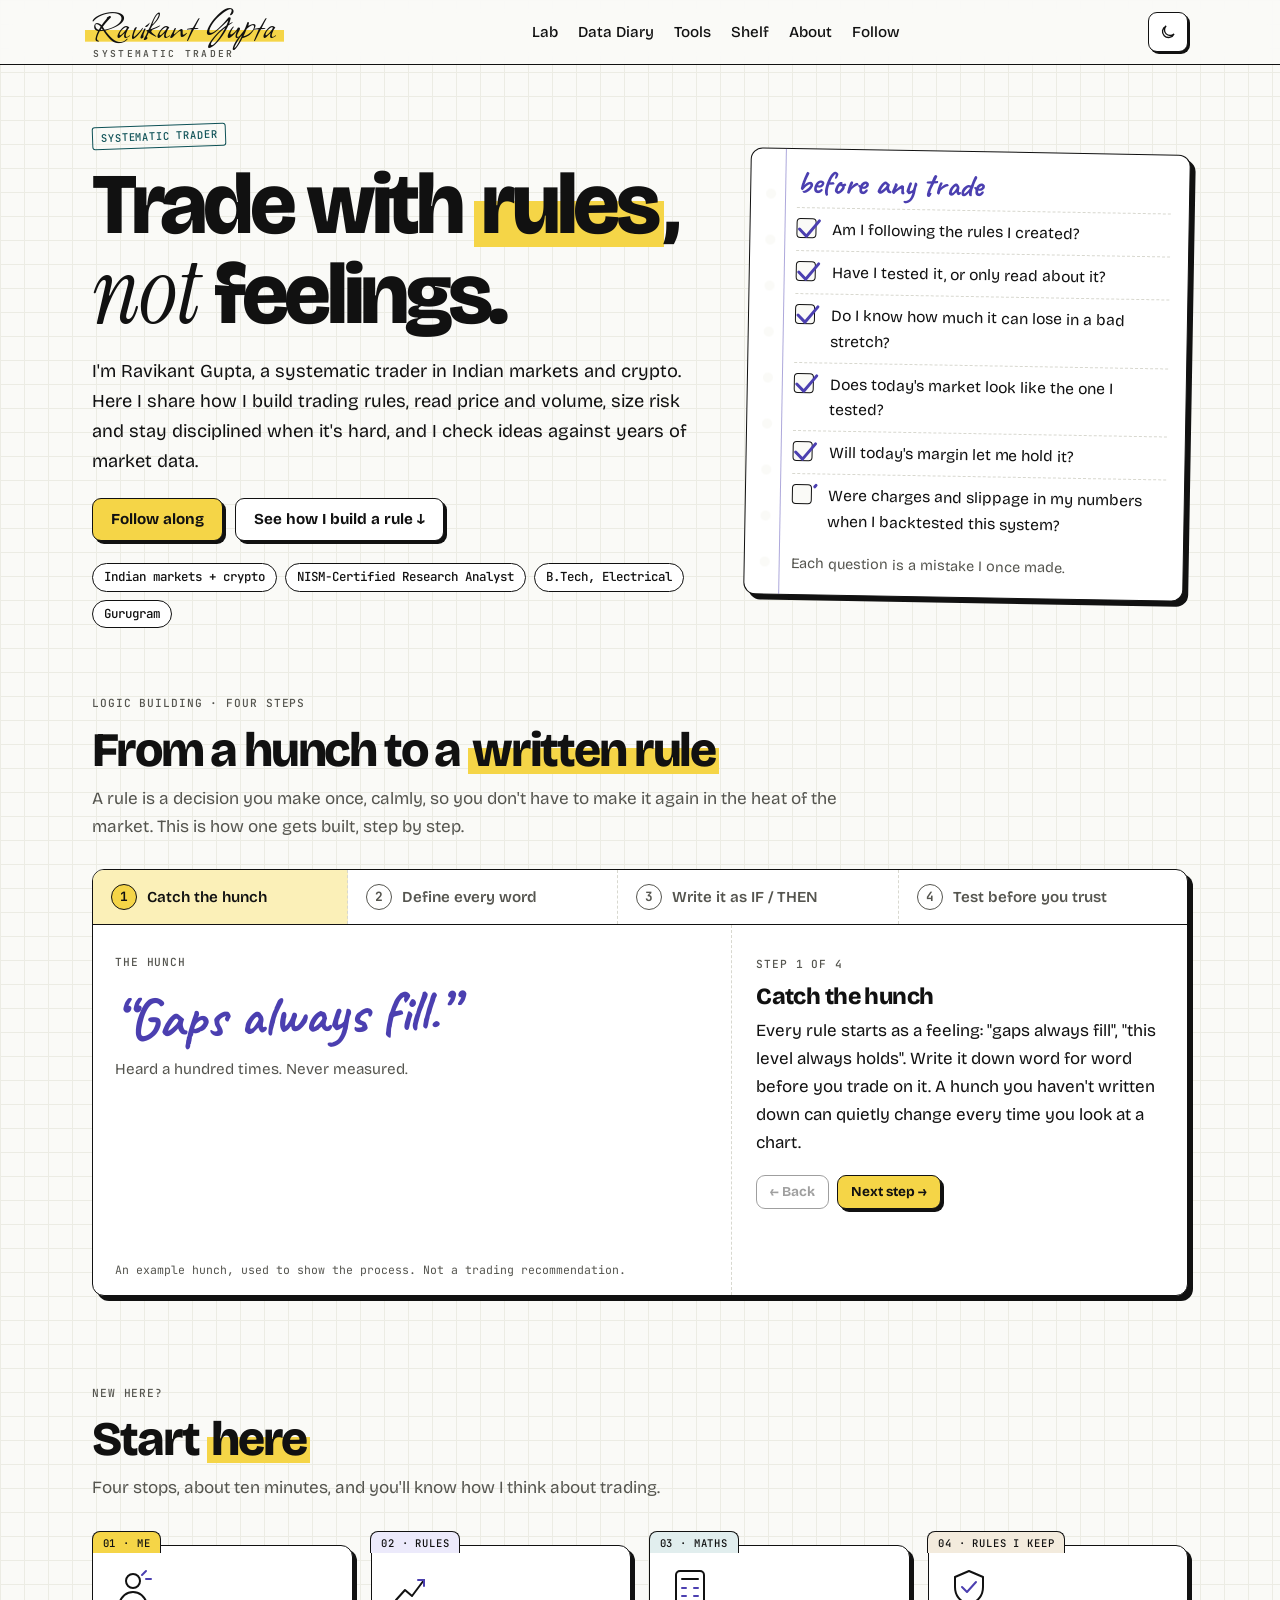
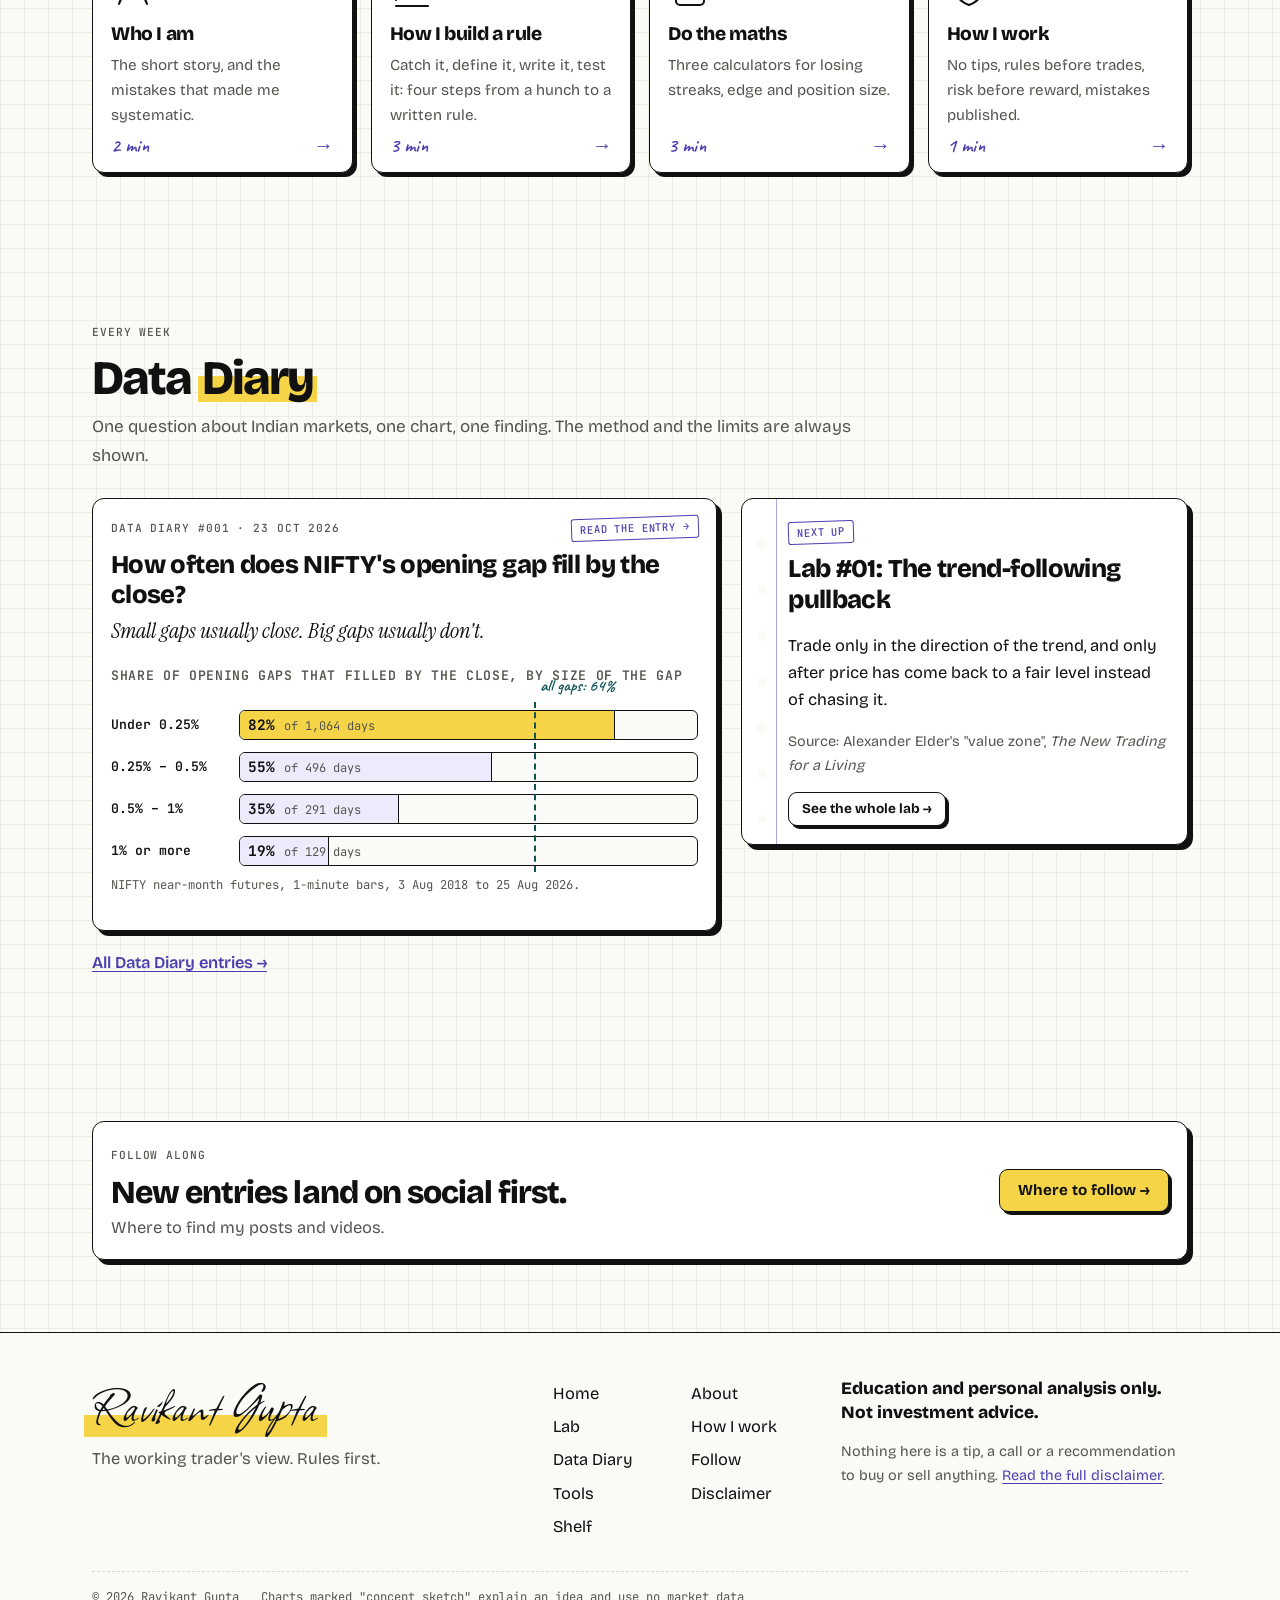
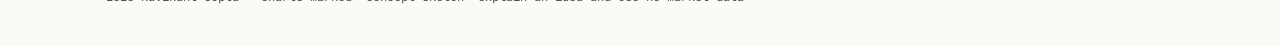
<file: index.html>
<!doctype html>
<html lang="en">
<head>
<meta charset="utf-8">
<meta name="viewport" content="width=device-width, initial-scale=1">
<title>Trade with rules, not feelings · Ravikant Gupta</title>
<meta name="description" content="Ravikant Gupta, systematic trader. How to build trading rules, read price and volume, manage risk and stay disciplined, checked against real market data.">
<link rel="canonical" href="https://ravikantgupta.in/">
<meta property="og:site_name" content="Ravikant Gupta">
<meta property="og:type" content="website">
<meta property="og:title" content="Trade with rules, not feelings">
<meta property="og:description" content="Ravikant Gupta, systematic trader. How to build trading rules, read price and volume, manage risk and stay disciplined, checked against real market data.">
<meta property="og:url" content="https://ravikantgupta.in/">
<meta property="og:image" content="https://ravikantgupta.in/img/og/default.png">
<meta property="og:image:width" content="1200">
<meta property="og:image:height" content="630">
<meta name="twitter:card" content="summary_large_image">
<meta name="twitter:site" content="@ravikant_market">
<meta name="twitter:creator" content="@ravikant_market">
<meta name="theme-color" content="#FAFAF7" media="(prefers-color-scheme: light)">
<meta name="theme-color" content="#151410" media="(prefers-color-scheme: dark)">
<link rel="icon" href="icon-512.png" type="image/png" sizes="512x512">
<link rel="apple-touch-icon" href="icon-512.png">
<link rel="alternate" type="application/rss+xml" title="Ravikant Gupta" href="feed.xml">
<link rel="preconnect" href="https://fonts.googleapis.com">
<link rel="preconnect" href="https://fonts.gstatic.com" crossorigin>
<link rel="stylesheet" href="https://fonts.googleapis.com/css2?family=Bricolage+Grotesque:opsz,wght@12..96,400;12..96,500;12..96,700;12..96,800&family=Caveat:wght@500;600;700&family=Allison&family=Instrument+Serif:ital@1&family=JetBrains+Mono:wght@400;500;600&display=swap">
<link rel="stylesheet" href="assets/site.css?v=fc3e55da">
<script>(function(d){try{var t=localStorage.getItem('theme');if(t)d.setAttribute('data-theme',t);}catch(e){}if('IntersectionObserver' in window&&!matchMedia('(prefers-reduced-motion: reduce)').matches){d.classList.add('js');setTimeout(function(){if(!window.__siteReady)d.classList.remove('js');},4000);}})(document.documentElement);</script>
<script type="application/ld+json">{"@context": "https://schema.org", "@type": "Person", "name": "Ravikant Gupta", "url": "https://ravikantgupta.in/", "jobTitle": "Systematic trader", "description": "Ravikant Gupta, systematic trader. How to build trading rules, read price and volume, manage risk and stay disciplined, checked against real market data.", "homeLocation": {"@type": "Place", "name": "Gurugram, India"}, "hasCredential": {"@type": "EducationalOccupationalCredential", "name": "NISM-Certified Research Analyst"}, "sameAs": ["https://x.com/ravikant_market"]}</script>
<script type="application/ld+json">{"@context": "https://schema.org", "@type": "WebSite", "name": "Ravikant Gupta", "url": "https://ravikantgupta.in/"}</script>
</head>
<body class="home">
<a class="skip" href="#main">Skip to content</a>
<div class="progress" id="progress" aria-hidden="true"></div>
<header class="site"><div class="wrap">
  <div class="bar">
    <a class="wordmark animate" href="./" aria-label="Ravikant Gupta, home"><span class="n" aria-hidden="true">Ravikant Gupta</span><span class="s" aria-hidden="true">Systematic trader</span></a>
    <nav class="main" aria-label="Main"><ul><li><a href="lab/">Lab</a></li><li><a href="data-diary/">Data Diary</a></li><li><a href="tools/">Tools</a></li><li><a href="shelf/">Shelf</a></li><li><a href="about/">About</a></li><li><a href="follow/">Follow</a></li></ul></nav>
    <div class="tools">
      <button class="ib" id="theme" type="button" aria-label="Switch between light and dark" title="Light / dark">
        <svg class="moon" width="18" height="18" viewBox="0 0 24 24" fill="none" stroke="currentColor" stroke-width="1.8" aria-hidden="true"><path d="M20 14.5A8 8 0 1 1 9.5 4a6.5 6.5 0 0 0 10.5 10.5z"/></svg>
        <svg class="sun" width="18" height="18" viewBox="0 0 24 24" fill="none" stroke="currentColor" stroke-width="1.8" aria-hidden="true"><circle cx="12" cy="12" r="4"/><path d="M12 2v2M12 20v2M2 12h2M20 12h2M4.9 4.9l1.4 1.4M17.7 17.7l1.4 1.4M4.9 19.1l1.4-1.4M17.7 6.3l1.4-1.4"/></svg></button>
      <button class="ib menu-btn" id="menu" type="button" aria-expanded="false" aria-controls="drawer" aria-label="Open menu"><svg width="18" height="18" viewBox="0 0 24 24" fill="none" stroke="currentColor" stroke-width="1.8" aria-hidden="true"><path d="M4 7h16M4 12h10M4 17h16"/></svg></button>
    </div>
  </div>
  <nav class="drawer" id="drawer" aria-label="Mobile"><ul><li><a href="./">Home</a></li><li><a href="lab/">Lab</a></li><li><a href="data-diary/">Data Diary</a></li><li><a href="tools/">Tools</a></li><li><a href="shelf/">Shelf</a></li><li><a href="about/">About</a></li><li><a href="follow/">Follow</a></li></ul></nav>
</div></header>
<main id="main">

<div class="hero"><div class="wrap hero-grid">
  <div>
    <span class="stamp">Systematic trader</span>
    <h1>Trade with <span class="hl">rules</span>, <em>not</em> feelings.</h1>
    <p class="lede">I'm Ravikant Gupta, a systematic trader in Indian markets and crypto. Here I share how I build trading rules, read price and volume, size risk and stay disciplined when it's hard, and I check ideas against years of market data.</p>
    <div class="cta"><a class="btn primary" href="follow/">Follow along</a><a class="btn" href="#story">See how I build a rule ↓</a></div>
    <ul class="creds" aria-label="About me in brief"><li>Indian markets + crypto</li><li>NISM-Certified Research Analyst</li><li>B.Tech, Electrical</li><li>Gurugram</li></ul>
  </div>
  <aside class="page holes check" id="checklist" aria-labelledby="chk-h">
    <h2 id="chk-h">before any trade</h2>
    <ol><li><span class="box" aria-hidden="true"><svg viewBox="0 0 28 26"><path d="M4 14 L11 21 L25 4"/></svg></span><span>Am I following the rules I created?</span></li><li><span class="box" aria-hidden="true"><svg viewBox="0 0 28 26"><path d="M4 14 L11 21 L25 4"/></svg></span><span>Have I tested it, or only read about it?</span></li><li><span class="box" aria-hidden="true"><svg viewBox="0 0 28 26"><path d="M4 14 L11 21 L25 4"/></svg></span><span>Do I know how much it can lose in a bad stretch?</span></li><li><span class="box" aria-hidden="true"><svg viewBox="0 0 28 26"><path d="M4 14 L11 21 L25 4"/></svg></span><span>Does today's market look like the one I tested?</span></li><li><span class="box" aria-hidden="true"><svg viewBox="0 0 28 26"><path d="M4 14 L11 21 L25 4"/></svg></span><span>Will today's margin let me hold it?</span></li><li><span class="box" aria-hidden="true"><svg viewBox="0 0 28 26"><path d="M4 14 L11 21 L25 4"/></svg></span><span>Were charges and slippage in my numbers when I backtested this system?</span></li></ol>
    <p class="foot">Each question is a mistake I once made.</p>
    
  </aside>
</div></div>

<section class="story" id="story" aria-labelledby="story-h"><div class="wrap">
  <div class="sh reveal"><span class="label">Logic building · four steps</span><h2 id="story-h">From a hunch to a <span class="hl">written rule</span></h2><p>A rule is a decision you make once, calmly, so you don't have to make it again in the heat of the market. This is how one gets built, step by step.</p></div>
  <div class="page rb reveal" id="rb">
    <div class="rb-tabs" role="tablist" aria-label="Four steps"><button class="rb-tab" type="button" role="tab" id="rb-tab-0" aria-controls="rb-panel-0" aria-selected="true" data-step="0"><span>1</span>Catch the hunch</button><button class="rb-tab" type="button" role="tab" id="rb-tab-1" aria-controls="rb-panel-1" aria-selected="false" data-step="1"><span>2</span>Define every word</button><button class="rb-tab" type="button" role="tab" id="rb-tab-2" aria-controls="rb-panel-2" aria-selected="false" data-step="2"><span>3</span>Write it as IF / THEN</button><button class="rb-tab" type="button" role="tab" id="rb-tab-3" aria-controls="rb-panel-3" aria-selected="false" data-step="3"><span>4</span>Test before you trust</button></div>
    <div class="rb-grid">
      <figure class="rb-fig">
        <div class="rb-stages"><div class="rb-stage" data-step="0"><span class="label">The hunch</span><p class="rb-hunch">&ldquo;Gaps always fill.&rdquo;</p><p class="rb-small">Heard a hundred times. Never measured.</p></div><div class="rb-stage" data-step="1"><span class="label">Define every word</span><p class="rb-hunch sm">&ldquo;<mark class="rb-word">Gaps</mark> <mark class="rb-word">always</mark> <mark class="rb-word">fill</mark>.&rdquo;</p><dl class="rb-defs"><div><dt>gap</dt><dd>the open is above or below yesterday's close</dd></div><div><dt>fill</dt><dd>price touches yesterday's close before 15:30</dd></div><div><dt>always</dt><dd>how often, exactly? Count it.</dd></div></dl></div><div class="rb-stage" data-step="2"><span class="label">The written rule</span><ol class="rb-code"><li><b>IF</b><span><i>the exact condition, in numbers</i></span></li><li><b>AND</b><span><i>the filter that keeps you out</i></span></li><li><b>THEN</b><span>enter <i>where</i> · stop <i>where you're wrong</i> · size <i>from the stop</i></span></li><li><b>EXIT</b><span><i>when, decided before the entry</i></span></li></ol><p class="rb-small">Every blank becomes a number or a clock time. No "looks strong", no "feels right".</p></div><div class="rb-stage" data-step="3"><span class="label">Before trusting it</span><ul class="rb-checks"><li>charges</li><li>slippage</li><li>taxes</li><li>drawdown</li><li>unseen data</li></ul><div class="rb-result"><span class="label">The gap hunch, tested · share of gaps filled</span><div class="rb-bar"><span>Under 0.25%</span><span class="rb-track"><span style="width:82%"></span></span><b>82%</b></div><div class="rb-bar"><span>1% or more</span><span class="rb-track"><span style="width:19%"></span></span><b>19%</b></div><p class="rb-verdict">Half true. <a href="data-diary/001/">See Data Diary #001 →</a></p></div></div></div>
        <figcaption class="fig-cap">An example hunch, used to show the process. Not a trading recommendation.</figcaption>
      </figure>
      <div class="rb-side">
        <div class="rb-panels"><div class="rb-panel" role="tabpanel" id="rb-panel-0" aria-labelledby="rb-tab-0" data-step="0"><span class="label">Step 1 of 4</span><h3>Catch the hunch</h3><p>Every rule starts as a feeling: "gaps always fill", "this level always holds". Write it down word for word before you trade on it. A hunch you haven't written down can quietly change every time you look at a chart.</p></div><div class="rb-panel" role="tabpanel" id="rb-panel-1" aria-labelledby="rb-tab-1" data-step="1"><span class="label">Step 2 of 4</span><h3>Define every word</h3><p>A hunch hides vague words. Replace each one with something you can measure. If two people could read the sentence and reach different answers, it isn't defined yet.</p></div><div class="rb-panel" role="tabpanel" id="rb-panel-2" aria-labelledby="rb-tab-2" data-step="2"><span class="label">Step 3 of 4</span><h3>Write it as IF / THEN</h3><p>Turn the defined words into a rule that leaves nothing to judgement: when it applies, what you do, where you're wrong and how much you risk. If you can't write the stop and the size, you don't have a rule yet.</p></div><div class="rb-panel" role="tabpanel" id="rb-panel-3" aria-labelledby="rb-tab-3" data-step="3"><span class="label">Step 4 of 4</span><h3>Test before you trust</h3><p>Run it on past data with charges, slippage and taxes, and look at the drawdown, not just the profit. Then check it on data it has never seen. Most hunches don't survive. The ones that do get followed without negotiating.</p></div></div>
        <div class="rb-nav"><button class="btn small" type="button" id="rbPrev">← Back</button><button class="btn small primary" type="button" id="rbNext">Next step →</button></div>
      </div>
    </div>
  </div>
</div></section>

<section class="blk" id="start" aria-labelledby="start-h"><div class="wrap">
  <div class="sh reveal"><span class="label">New here?</span><h2 id="start-h">Start <span class="hl">here</span></h2><p>Four stops, about ten minutes, and you'll know how I think about trading.</p></div>
  <div class="start"><a class="icard reveal" data-tab="01 · me" href="about/" style="--tabc:var(--tab0)"><svg class="ic" viewBox="0 0 44 44" aria-hidden="true"><circle cx="22" cy="15" r="7"/><path d="M8 38c2-8 8-12 14-12s12 4 14 12"/><path class="accent" d="M31 9l4-4M35 13h5"/></svg><h3>Who I am</h3><p>The short story, and the mistakes that made me systematic.</p><span class="go"><span>2 min</span><span>→</span></span></a><a class="icard reveal" data-tab="02 · rules" href="#story" style="--tabc:var(--tab1)"><svg class="ic" viewBox="0 0 44 44" aria-hidden="true"><path d="M6 34l9-10 7 6 12-16"/><path class="accent" d="M28 14h6v6"/><path d="M6 40h32"/></svg><h3>How I build a rule</h3><p>Catch it, define it, write it, test it: four steps from a hunch to a written rule.</p><span class="go"><span>3 min</span><span>→</span></span></a><a class="icard reveal" data-tab="03 · maths" href="tools/" style="--tabc:var(--tab2)"><svg class="ic" viewBox="0 0 44 44" aria-hidden="true"><rect x="8" y="5" width="28" height="34" rx="4"/><path d="M14 13h16"/><path class="accent" d="M14 22h4M26 22h4M14 30h4M26 30h4"/></svg><h3>Do the maths</h3><p>Three calculators for losing streaks, edge and position size.</p><span class="go"><span>3 min</span><span>→</span></span></a><a class="icard reveal" data-tab="04 · rules I keep" href="about/#how" style="--tabc:var(--tab3)"><svg class="ic" viewBox="0 0 44 44" aria-hidden="true"><path d="M22 5l14 6v10c0 9-6 15-14 18C14 36 8 30 8 21V11z"/><path class="accent" d="M15 21l5 5 9-10"/></svg><h3>How I work</h3><p>No tips, rules before trades, risk before reward, mistakes published.</p><span class="go"><span>1 min</span><span>→</span></span></a></div>
</div></section>

<section class="blk" id="latest" aria-labelledby="latest-h"><div class="wrap">
  <div class="sh reveal"><span class="label">Every week</span><h2 id="latest-h">Data <span class="hl">Diary</span></h2><p>One question about Indian markets, one chart, one finding. The method and the limits are always shown.</p></div>
  <div class="two-col"><article class="page dd-card reveal"><div class="dd-head"><span class="label">Data Diary #001 · 23 Oct 2026</span><a class="stamp v" href="data-diary/001/">read the entry →</a></div><h3><a href="data-diary/001/">How often does NIFTY's opening gap fill by the close?</a></h3><p class="finding">Small gaps usually close. Big gaps usually don't.</p><figure class="chart" aria-label="Gaps under 0.25%: 82% filled, 1,064 days. 0.25% to 0.5%: 55%, 496 days. 0.5% to 1%: 35%, 291 days. 1% or more: 19%, 129 days. All gaps: 64% of 1,980 days."><p class="chart-title">Share of opening gaps that filled by the close, by size of the gap</p><div class="bars" data-anim><div class="brow"><span class="bl">Under 0.25%</span><span class="bt"><span class="bf" style="--w:81.90%"></span><span class="bv">82% <small>of 1,064 days</small></span></span></div><div class="brow"><span class="bl">0.25% – 0.5%</span><span class="bt"><span class="bf" style="--w:55.20%"></span><span class="bv">55% <small>of 496 days</small></span></span></div><div class="brow"><span class="bl">0.5% – 1%</span><span class="bt"><span class="bf" style="--w:34.70%"></span><span class="bv">35% <small>of 291 days</small></span></span></div><div class="brow"><span class="bl">1% or more</span><span class="bt"><span class="bf" style="--w:19.40%"></span><span class="bv">19% <small>of 129 days</small></span></span></div><span class="avgline" style="--x:0.6420" aria-hidden="true"><span>all gaps: 64%</span></span></div><figcaption>NIFTY near-month futures, 1-minute bars, 3 Aug 2018 to 25 Aug 2026.</figcaption></figure></article><article class="page holes lab-card reveal"><span class="stamp v">Next up</span><h3><a href="lab/01-trend-following-pullback/">Lab #01: The trend-following pullback</a></h3><p>Trade only in the direction of the trend, and only after price has come back to a fair level instead of chasing it.</p><p class="small muted">Source: Alexander Elder's "value zone", <em>The New Trading for a Living</em></p><a class="btn small" href="lab/">See the whole lab →</a></article></div>
  <p class="more reveal"><a href="data-diary/">All Data Diary entries →</a></p>
</div></section>

<section class="blk follow-strip" aria-labelledby="fs-h"><div class="wrap">
  <div class="page fs reveal"><div><span class="label">Follow along</span><h2 id="fs-h">New entries land on social first.</h2><p class="muted">Where to find my posts and videos.</p></div><a class="btn primary" href="follow/">Where to follow →</a></div>
</div></section>

</main>
<footer class="site"><div class="wrap">
  <div class="foot-grid">
    <div><div class="foot-sig" aria-hidden="true"><span>Ravikant Gupta</span></div><p class="muted" style="margin:10px 0 0">The working trader's view. Rules first.</p></div>
    <nav aria-label="Footer"><ul><li><a href="./">Home</a></li><li><a href="lab/">Lab</a></li><li><a href="data-diary/">Data Diary</a></li><li><a href="tools/">Tools</a></li><li><a href="shelf/">Shelf</a></li><li><a href="about/">About</a></li><li><a href="about/#how">How I work</a></li><li><a href="follow/">Follow</a></li><li><a href="disclaimer/">Disclaimer</a></li></ul></nav>
    <div>
      <p class="disc">Education and personal analysis only. Not investment advice.</p>
      <p class="muted small">Nothing here is a tip, a call or a recommendation to buy or sell anything. <a href="disclaimer/">Read the full disclaimer</a>.</p>
    </div>
  </div>
  <div class="legal"><span>© 2026 Ravikant Gupta</span><span>Charts marked "concept sketch" explain an idea and use no market data</span></div>
</div></footer>
<script src="assets/site.js?v=fc3e55da" defer></script><script src="assets/home.js?v=fc3e55da" defer></script>
</body>
</html>
</file>
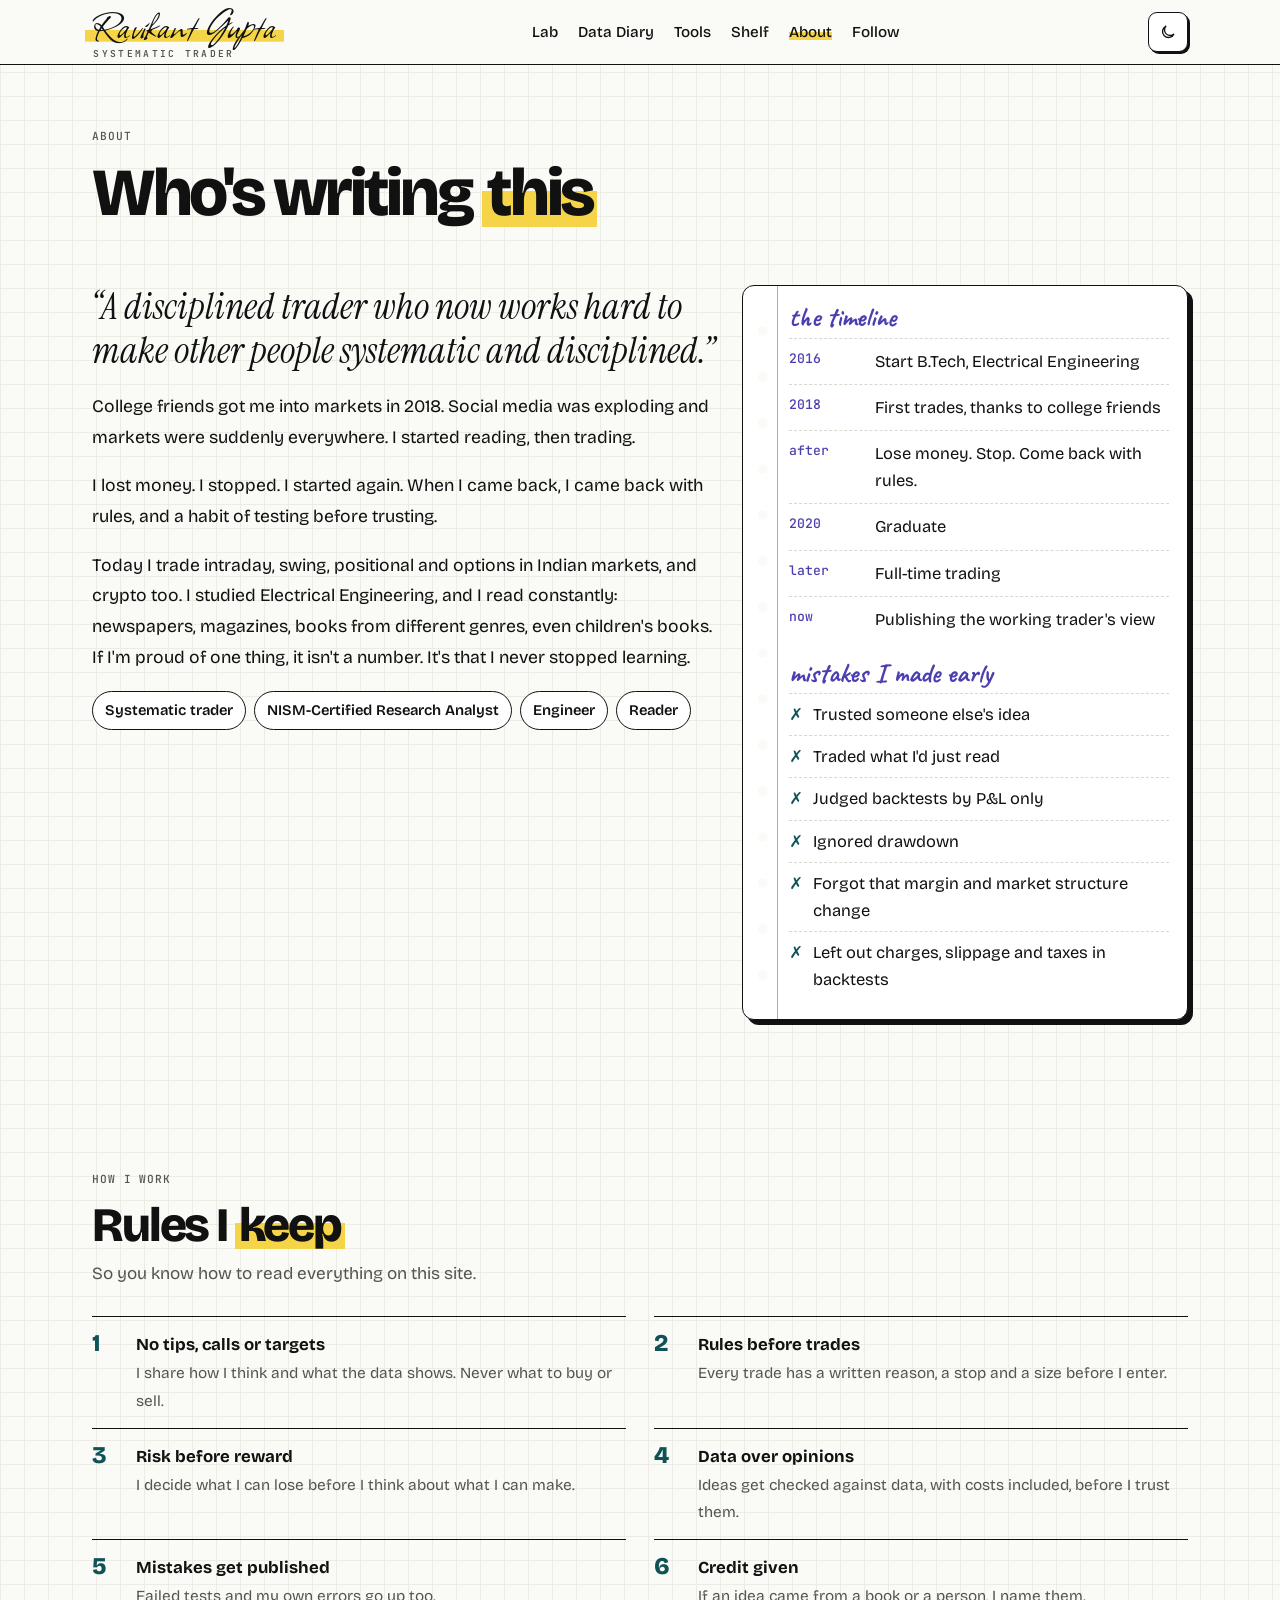
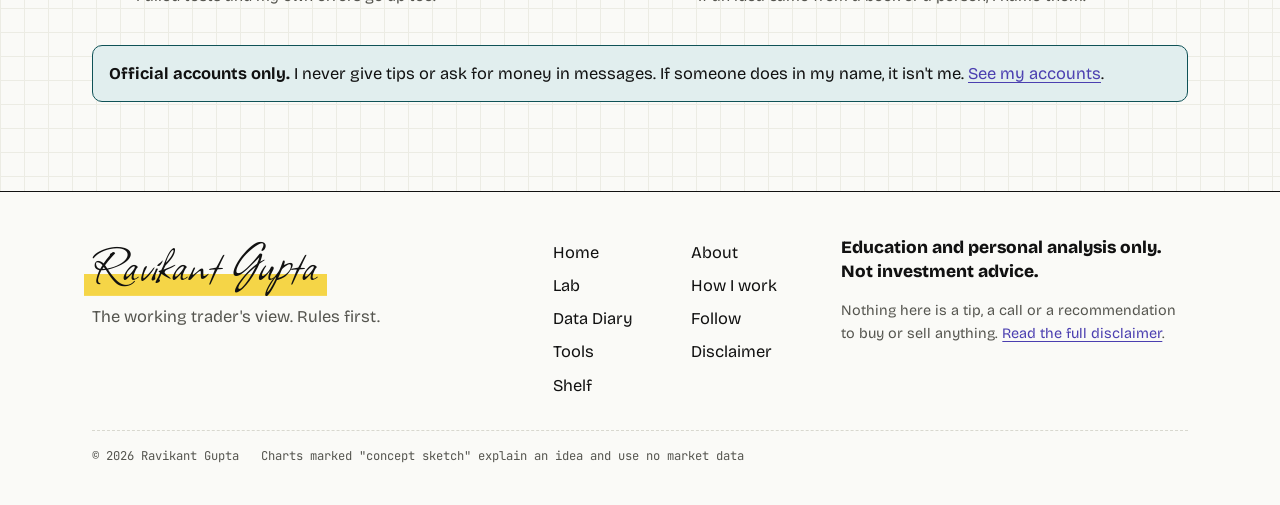
<file: about/index.html>
<!doctype html>
<html lang="en">
<head>
<meta charset="utf-8">
<meta name="viewport" content="width=device-width, initial-scale=1">
<title>About · Ravikant Gupta</title>
<meta name="description" content="Ravikant Gupta is a systematic trader in Indian markets and crypto, an engineer by training and a NISM-Certified Research Analyst. His story, his early mistakes and the rules he keeps.">
<link rel="canonical" href="https://ravikantgupta.in/about/">
<meta property="og:site_name" content="Ravikant Gupta">
<meta property="og:type" content="website">
<meta property="og:title" content="About">
<meta property="og:description" content="Ravikant Gupta is a systematic trader in Indian markets and crypto, an engineer by training and a NISM-Certified Research Analyst. His story, his early mistakes and the rules he keeps.">
<meta property="og:url" content="https://ravikantgupta.in/about/">
<meta property="og:image" content="https://ravikantgupta.in/img/og/default.png">
<meta property="og:image:width" content="1200">
<meta property="og:image:height" content="630">
<meta name="twitter:card" content="summary_large_image">
<meta name="twitter:site" content="@ravikant_market">
<meta name="twitter:creator" content="@ravikant_market">
<meta name="theme-color" content="#FAFAF7" media="(prefers-color-scheme: light)">
<meta name="theme-color" content="#151410" media="(prefers-color-scheme: dark)">
<link rel="icon" href="../icon-512.png" type="image/png" sizes="512x512">
<link rel="apple-touch-icon" href="../icon-512.png">
<link rel="alternate" type="application/rss+xml" title="Ravikant Gupta" href="../feed.xml">
<link rel="preconnect" href="https://fonts.googleapis.com">
<link rel="preconnect" href="https://fonts.gstatic.com" crossorigin>
<link rel="stylesheet" href="https://fonts.googleapis.com/css2?family=Bricolage+Grotesque:opsz,wght@12..96,400;12..96,500;12..96,700;12..96,800&family=Caveat:wght@500;600;700&family=Allison&family=Instrument+Serif:ital@1&family=JetBrains+Mono:wght@400;500;600&display=swap">
<link rel="stylesheet" href="../assets/site.css?v=fc3e55da">
<script>(function(d){try{var t=localStorage.getItem('theme');if(t)d.setAttribute('data-theme',t);}catch(e){}if('IntersectionObserver' in window&&!matchMedia('(prefers-reduced-motion: reduce)').matches){d.classList.add('js');setTimeout(function(){if(!window.__siteReady)d.classList.remove('js');},4000);}})(document.documentElement);</script>
<script type="application/ld+json">{"@context": "https://schema.org", "@type": "Person", "name": "Ravikant Gupta", "url": "https://ravikantgupta.in/", "jobTitle": "Systematic trader", "description": "Ravikant Gupta, systematic trader. How to build trading rules, read price and volume, manage risk and stay disciplined, checked against real market data.", "homeLocation": {"@type": "Place", "name": "Gurugram, India"}, "hasCredential": {"@type": "EducationalOccupationalCredential", "name": "NISM-Certified Research Analyst"}, "sameAs": ["https://x.com/ravikant_market"]}</script>
<script type="application/ld+json">{"@context": "https://schema.org", "@type": "ProfilePage", "url": "https://ravikantgupta.in/about/", "mainEntity": {"@type": "Person", "name": "Ravikant Gupta"}}</script>
</head>
<body class="">
<a class="skip" href="#main">Skip to content</a>
<div class="progress" id="progress" aria-hidden="true"></div>
<header class="site"><div class="wrap">
  <div class="bar">
    <a class="wordmark" href="../" aria-label="Ravikant Gupta, home"><span class="n" aria-hidden="true">Ravikant Gupta</span><span class="s" aria-hidden="true">Systematic trader</span></a>
    <nav class="main" aria-label="Main"><ul><li><a href="../lab/">Lab</a></li><li><a href="../data-diary/">Data Diary</a></li><li><a href="../tools/">Tools</a></li><li><a href="../shelf/">Shelf</a></li><li><a href="../about/" aria-current="page">About</a></li><li><a href="../follow/">Follow</a></li></ul></nav>
    <div class="tools">
      <button class="ib" id="theme" type="button" aria-label="Switch between light and dark" title="Light / dark">
        <svg class="moon" width="18" height="18" viewBox="0 0 24 24" fill="none" stroke="currentColor" stroke-width="1.8" aria-hidden="true"><path d="M20 14.5A8 8 0 1 1 9.5 4a6.5 6.5 0 0 0 10.5 10.5z"/></svg>
        <svg class="sun" width="18" height="18" viewBox="0 0 24 24" fill="none" stroke="currentColor" stroke-width="1.8" aria-hidden="true"><circle cx="12" cy="12" r="4"/><path d="M12 2v2M12 20v2M2 12h2M20 12h2M4.9 4.9l1.4 1.4M17.7 17.7l1.4 1.4M4.9 19.1l1.4-1.4M17.7 6.3l1.4-1.4"/></svg></button>
      <button class="ib menu-btn" id="menu" type="button" aria-expanded="false" aria-controls="drawer" aria-label="Open menu"><svg width="18" height="18" viewBox="0 0 24 24" fill="none" stroke="currentColor" stroke-width="1.8" aria-hidden="true"><path d="M4 7h16M4 12h10M4 17h16"/></svg></button>
    </div>
  </div>
  <nav class="drawer" id="drawer" aria-label="Mobile"><ul><li><a href="../">Home</a></li><li><a href="../lab/">Lab</a></li><li><a href="../data-diary/">Data Diary</a></li><li><a href="../tools/">Tools</a></li><li><a href="../shelf/">Shelf</a></li><li><a href="../about/" aria-current="page">About</a></li><li><a href="../follow/">Follow</a></li></ul></nav>
</div></header>
<main id="main">
<div class="page-head"><div class="wrap"><span class="label">About</span><h1>Who's writing <span class="hl">this</span></h1></div></div>
<section class="blk tight"><div class="wrap">
  <div class="about">
    <div>
      <p class="q">“A disciplined trader who now works hard to make other people systematic and disciplined.”</p>
      <div class="prose"><p>College friends got me into markets in 2018. Social media was exploding and markets were suddenly everywhere. I started reading, then trading.</p>
<p>I lost money. I stopped. I started again. When I came back, I came back with rules, and a habit of testing before trusting.</p>
<p>Today I trade intraday, swing, positional and options in Indian markets, and crypto too. I studied Electrical Engineering, and I read constantly: newspapers, magazines, books from different genres, even children's books. If I'm proud of one thing, it isn't a number. It's that I never stopped learning.</p></div>
      <div class="seats"><span>Systematic trader</span><span>NISM-Certified Research Analyst</span><span>Engineer</span><span>Reader</span></div>
      <span class="sig" aria-hidden="true">Ravikant</span>
    </div>
    <aside class="page holes" aria-labelledby="life-h">
      <h2 id="life-h" class="margin-h">the timeline</h2><ul class="life"><li><span>2016</span><span>Start B.Tech, Electrical Engineering</span></li><li><span>2018</span><span>First trades, thanks to college friends</span></li><li><span>after</span><span>Lose money. Stop. Come back with rules.</span></li><li><span>2020</span><span>Graduate</span></li><li><span>later</span><span>Full-time trading</span></li><li><span>now</span><span>Publishing the working trader's view</span></li></ul>
      <h2 class="margin-h">mistakes I made early</h2><ul class="mk"><li>Trusted someone else's idea</li><li>Traded what I'd just read</li><li>Judged backtests by P&amp;L only</li><li>Ignored drawdown</li><li>Forgot that margin and market structure change</li><li>Left out charges, slippage and taxes in backtests</li></ul>
    </aside>
  </div>
</div></section>
<section class="blk" id="how" aria-labelledby="how-h"><div class="wrap">
  <div class="sh reveal"><span class="label">How I work</span><h2 id="how-h">Rules I <span class="hl">keep</span></h2><p>So you know how to read everything on this site.</p></div>
  <ul class="rules reveal"><li><span><b>No tips, calls or targets</b><span>I share how I think and what the data shows. Never what to buy or sell.</span></span></li><li><span><b>Rules before trades</b><span>Every trade has a written reason, a stop and a size before I enter.</span></span></li><li><span><b>Risk before reward</b><span>I decide what I can lose before I think about what I can make.</span></span></li><li><span><b>Data over opinions</b><span>Ideas get checked against data, with costs included, before I trust them.</span></span></li><li><span><b>Mistakes get published</b><span>Failed tests and my own errors go up too.</span></span></li><li><span><b>Credit given</b><span>If an idea came from a book or a person, I name them.</span></span></li></ul>
  <p class="callout reveal"><b>Official accounts only.</b> I never give tips or ask for money in messages. If someone does in my name, it isn't me. <a href="../follow/">See my accounts</a>.</p>
</div></section>
</main>
<footer class="site"><div class="wrap">
  <div class="foot-grid">
    <div><div class="foot-sig" aria-hidden="true"><span>Ravikant Gupta</span></div><p class="muted" style="margin:10px 0 0">The working trader's view. Rules first.</p></div>
    <nav aria-label="Footer"><ul><li><a href="../">Home</a></li><li><a href="../lab/">Lab</a></li><li><a href="../data-diary/">Data Diary</a></li><li><a href="../tools/">Tools</a></li><li><a href="../shelf/">Shelf</a></li><li><a href="../about/">About</a></li><li><a href="../about/#how">How I work</a></li><li><a href="../follow/">Follow</a></li><li><a href="../disclaimer/">Disclaimer</a></li></ul></nav>
    <div>
      <p class="disc">Education and personal analysis only. Not investment advice.</p>
      <p class="muted small">Nothing here is a tip, a call or a recommendation to buy or sell anything. <a href="../disclaimer/">Read the full disclaimer</a>.</p>
    </div>
  </div>
  <div class="legal"><span>© 2026 Ravikant Gupta</span><span>Charts marked "concept sketch" explain an idea and use no market data</span></div>
</div></footer>
<script src="../assets/site.js?v=fc3e55da" defer></script>
</body>
</html>
</file>
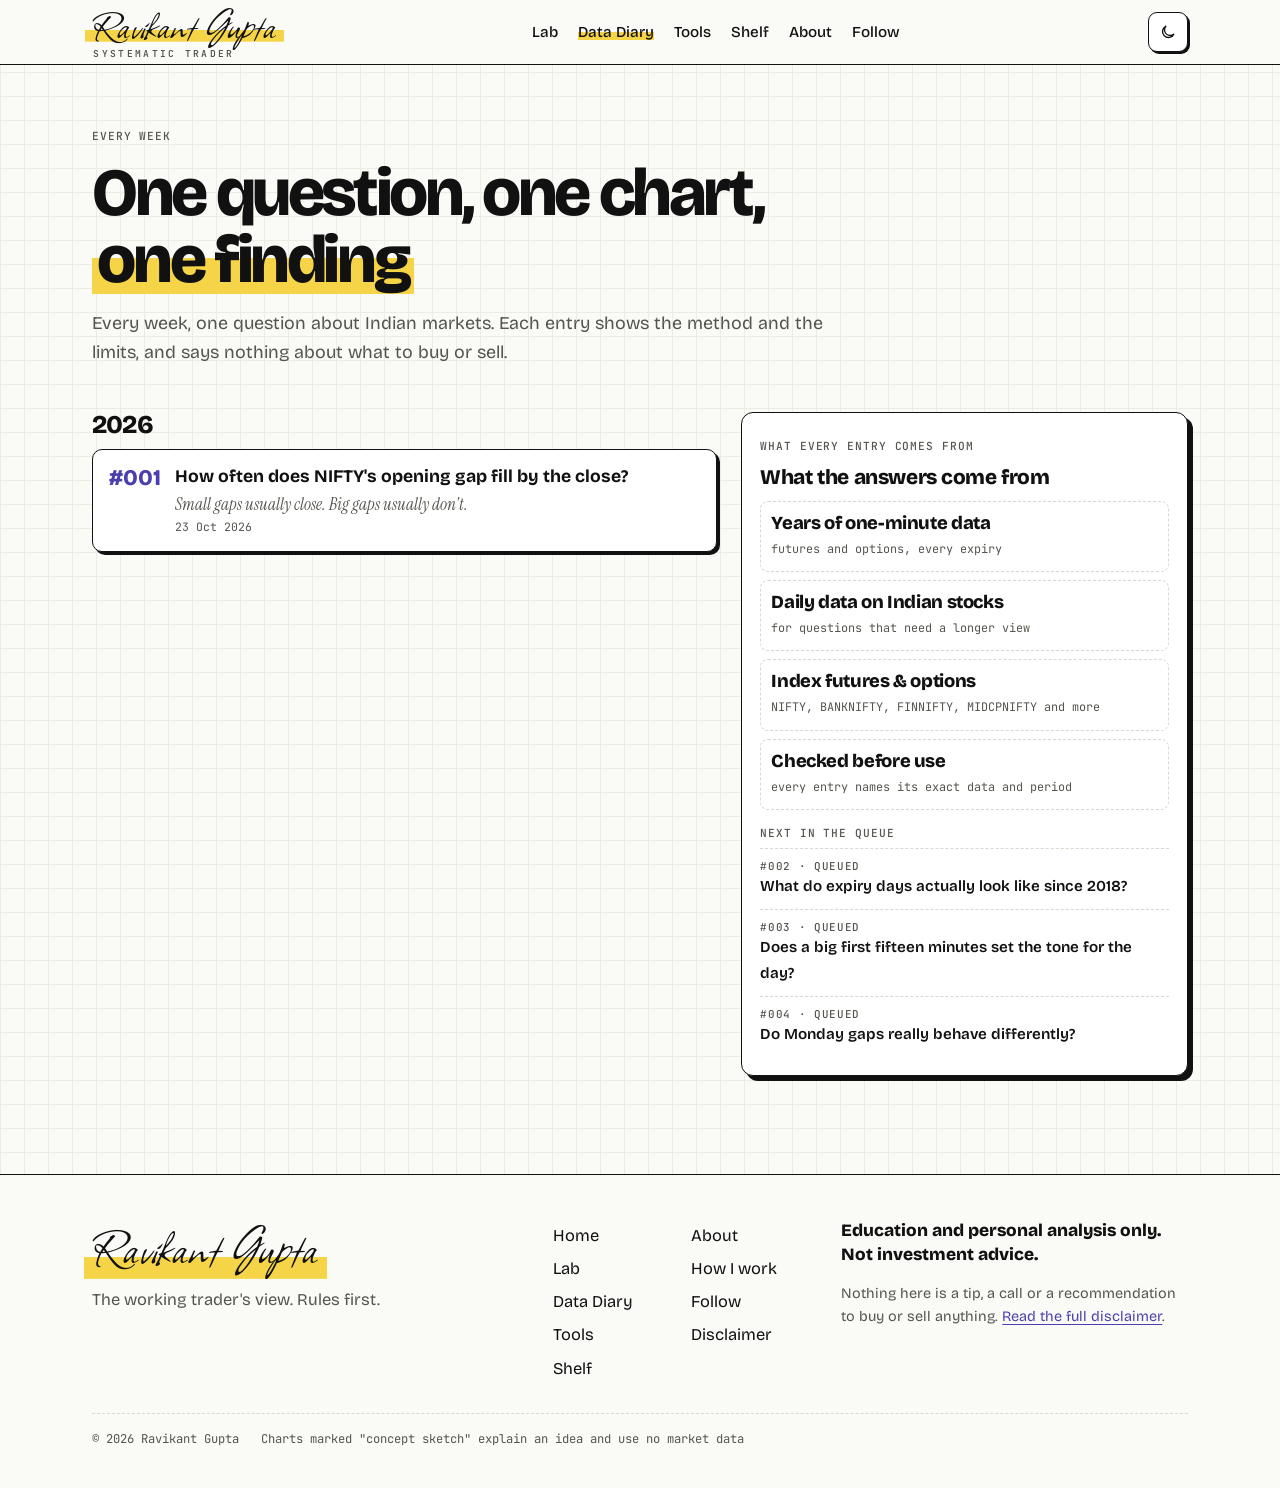
<file: data-diary/index.html>
<!doctype html>
<html lang="en">
<head>
<meta charset="utf-8">
<meta name="viewport" content="width=device-width, initial-scale=1">
<title>Data Diary · Ravikant Gupta</title>
<meta name="description" content="A weekly series of questions about Indian markets, answered from years of one-minute F&amp;O data plus daily data on Indian stocks, with the method and limitations shown.">
<link rel="canonical" href="https://ravikantgupta.in/data-diary/">
<meta property="og:site_name" content="Ravikant Gupta">
<meta property="og:type" content="website">
<meta property="og:title" content="Data Diary">
<meta property="og:description" content="A weekly series of questions about Indian markets, answered from years of one-minute F&amp;O data plus daily data on Indian stocks, with the method and limitations shown.">
<meta property="og:url" content="https://ravikantgupta.in/data-diary/">
<meta property="og:image" content="https://ravikantgupta.in/img/og/default.png">
<meta property="og:image:width" content="1200">
<meta property="og:image:height" content="630">
<meta name="twitter:card" content="summary_large_image">
<meta name="twitter:site" content="@ravikant_market">
<meta name="twitter:creator" content="@ravikant_market">
<meta name="theme-color" content="#FAFAF7" media="(prefers-color-scheme: light)">
<meta name="theme-color" content="#151410" media="(prefers-color-scheme: dark)">
<link rel="icon" href="../icon-512.png" type="image/png" sizes="512x512">
<link rel="apple-touch-icon" href="../icon-512.png">
<link rel="alternate" type="application/rss+xml" title="Ravikant Gupta" href="../feed.xml">
<link rel="preconnect" href="https://fonts.googleapis.com">
<link rel="preconnect" href="https://fonts.gstatic.com" crossorigin>
<link rel="stylesheet" href="https://fonts.googleapis.com/css2?family=Bricolage+Grotesque:opsz,wght@12..96,400;12..96,500;12..96,700;12..96,800&family=Caveat:wght@500;600;700&family=Allison&family=Instrument+Serif:ital@1&family=JetBrains+Mono:wght@400;500;600&display=swap">
<link rel="stylesheet" href="../assets/site.css?v=fc3e55da">
<script>(function(d){try{var t=localStorage.getItem('theme');if(t)d.setAttribute('data-theme',t);}catch(e){}if('IntersectionObserver' in window&&!matchMedia('(prefers-reduced-motion: reduce)').matches){d.classList.add('js');setTimeout(function(){if(!window.__siteReady)d.classList.remove('js');},4000);}})(document.documentElement);</script>
</head>
<body class="">
<a class="skip" href="#main">Skip to content</a>
<div class="progress" id="progress" aria-hidden="true"></div>
<header class="site"><div class="wrap">
  <div class="bar">
    <a class="wordmark" href="../" aria-label="Ravikant Gupta, home"><span class="n" aria-hidden="true">Ravikant Gupta</span><span class="s" aria-hidden="true">Systematic trader</span></a>
    <nav class="main" aria-label="Main"><ul><li><a href="../lab/">Lab</a></li><li><a href="../data-diary/" aria-current="page">Data Diary</a></li><li><a href="../tools/">Tools</a></li><li><a href="../shelf/">Shelf</a></li><li><a href="../about/">About</a></li><li><a href="../follow/">Follow</a></li></ul></nav>
    <div class="tools">
      <button class="ib" id="theme" type="button" aria-label="Switch between light and dark" title="Light / dark">
        <svg class="moon" width="18" height="18" viewBox="0 0 24 24" fill="none" stroke="currentColor" stroke-width="1.8" aria-hidden="true"><path d="M20 14.5A8 8 0 1 1 9.5 4a6.5 6.5 0 0 0 10.5 10.5z"/></svg>
        <svg class="sun" width="18" height="18" viewBox="0 0 24 24" fill="none" stroke="currentColor" stroke-width="1.8" aria-hidden="true"><circle cx="12" cy="12" r="4"/><path d="M12 2v2M12 20v2M2 12h2M20 12h2M4.9 4.9l1.4 1.4M17.7 17.7l1.4 1.4M4.9 19.1l1.4-1.4M17.7 6.3l1.4-1.4"/></svg></button>
      <button class="ib menu-btn" id="menu" type="button" aria-expanded="false" aria-controls="drawer" aria-label="Open menu"><svg width="18" height="18" viewBox="0 0 24 24" fill="none" stroke="currentColor" stroke-width="1.8" aria-hidden="true"><path d="M4 7h16M4 12h10M4 17h16"/></svg></button>
    </div>
  </div>
  <nav class="drawer" id="drawer" aria-label="Mobile"><ul><li><a href="../">Home</a></li><li><a href="../lab/">Lab</a></li><li><a href="../data-diary/" aria-current="page">Data Diary</a></li><li><a href="../tools/">Tools</a></li><li><a href="../shelf/">Shelf</a></li><li><a href="../about/">About</a></li><li><a href="../follow/">Follow</a></li></ul></nav>
</div></header>
<main id="main">
<div class="page-head"><div class="wrap"><span class="label">Every week</span><h1>One question, one chart, <span class="hl">one finding</span></h1><p class="lede">Every week, one question about Indian markets. Each entry shows the method and the limits, and says nothing about what to buy or sell.</p></div></div>
<section class="blk tight"><div class="wrap">
  <div class="entry-grid">
    <div class="reveal"><h2 class="year">2026</h2><ol class="archive"><li><a href="001/"><span class="no">#001</span><span class="q">How often does NIFTY's opening gap fill by the close?</span><span class="f">Small gaps usually close. Big gaps usually don't.</span><span class="d">23 Oct 2026</span></a></li></ol></div>
    <aside class="page reveal"><span class="label">What every entry comes from</span><h2 class="h3">What the answers come from</h2>
      <div class="facts"><div><b>Years of one-minute data</b><span>futures and options, every expiry</span></div><div><b>Daily data on Indian stocks</b><span>for questions that need a longer view</span></div><div><b>Index futures &amp; options</b><span>NIFTY, BANKNIFTY, FINNIFTY, MIDCPNIFTY and more</span></div><div><b>Checked before use</b><span>every entry names its exact data and period</span></div></div>
      <span class="label" style="display:block;margin-top:16px">Next in the queue</span><ol class="queue"><li><span>#002 · queued</span>What do expiry days actually look like since 2018?</li><li><span>#003 · queued</span>Does a big first fifteen minutes set the tone for the day?</li><li><span>#004 · queued</span>Do Monday gaps really behave differently?</li></ol></aside>
  </div>
</div></section>
</main>
<footer class="site"><div class="wrap">
  <div class="foot-grid">
    <div><div class="foot-sig" aria-hidden="true"><span>Ravikant Gupta</span></div><p class="muted" style="margin:10px 0 0">The working trader's view. Rules first.</p></div>
    <nav aria-label="Footer"><ul><li><a href="../">Home</a></li><li><a href="../lab/">Lab</a></li><li><a href="../data-diary/">Data Diary</a></li><li><a href="../tools/">Tools</a></li><li><a href="../shelf/">Shelf</a></li><li><a href="../about/">About</a></li><li><a href="../about/#how">How I work</a></li><li><a href="../follow/">Follow</a></li><li><a href="../disclaimer/">Disclaimer</a></li></ul></nav>
    <div>
      <p class="disc">Education and personal analysis only. Not investment advice.</p>
      <p class="muted small">Nothing here is a tip, a call or a recommendation to buy or sell anything. <a href="../disclaimer/">Read the full disclaimer</a>.</p>
    </div>
  </div>
  <div class="legal"><span>© 2026 Ravikant Gupta</span><span>Charts marked "concept sketch" explain an idea and use no market data</span></div>
</div></footer>
<script src="../assets/site.js?v=fc3e55da" defer></script>
</body>
</html>
</file>
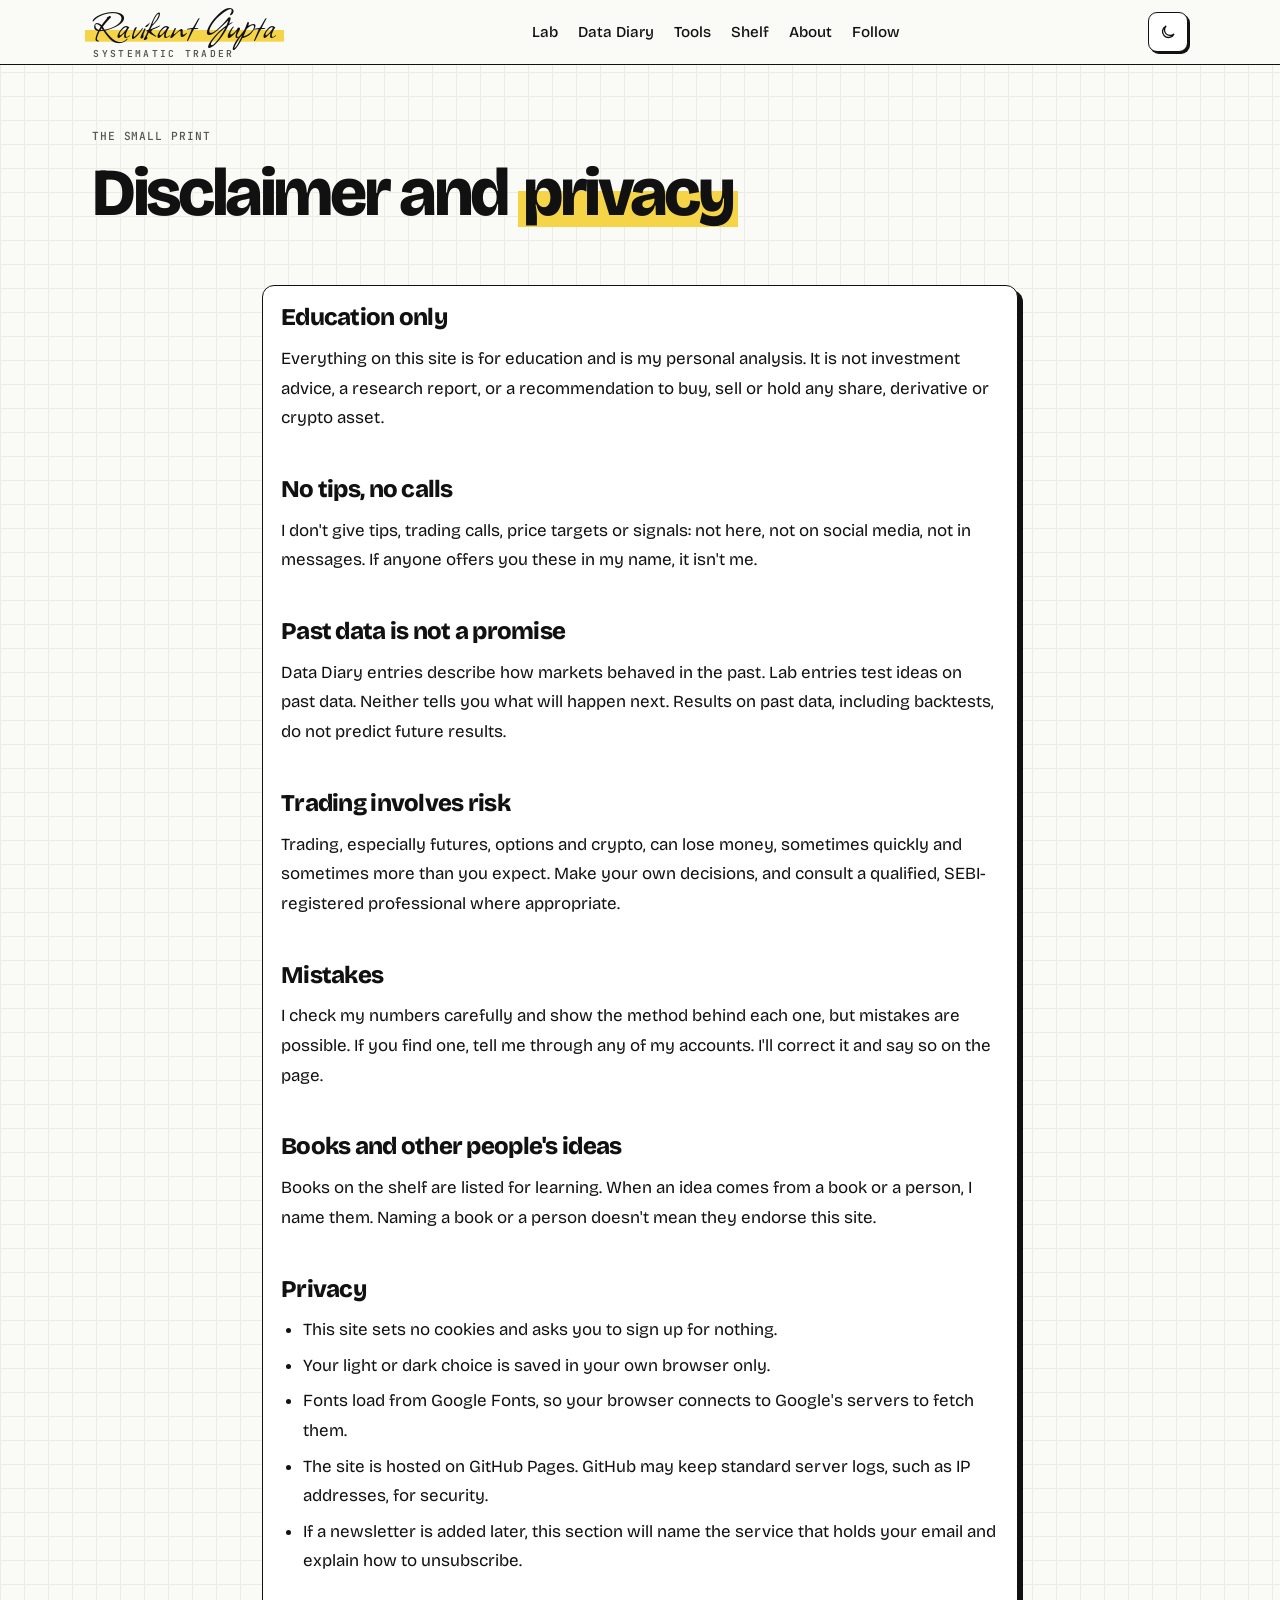
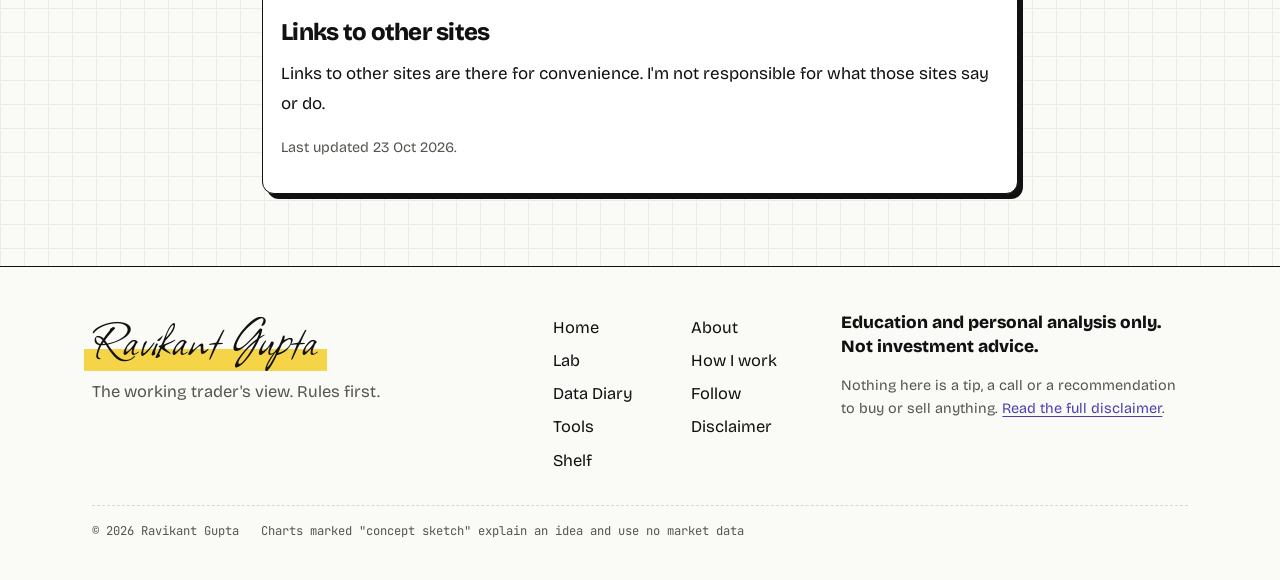
<file: disclaimer/index.html>
<!doctype html>
<html lang="en">
<head>
<meta charset="utf-8">
<meta name="viewport" content="width=device-width, initial-scale=1">
<title>Disclaimer and privacy · Ravikant Gupta</title>
<meta name="description" content="Everything on ravikantgupta.in is education and personal analysis, not investment advice. How the site handles your data.">
<link rel="canonical" href="https://ravikantgupta.in/disclaimer/">
<meta property="og:site_name" content="Ravikant Gupta">
<meta property="og:type" content="website">
<meta property="og:title" content="Disclaimer and privacy">
<meta property="og:description" content="Everything on ravikantgupta.in is education and personal analysis, not investment advice. How the site handles your data.">
<meta property="og:url" content="https://ravikantgupta.in/disclaimer/">
<meta property="og:image" content="https://ravikantgupta.in/img/og/default.png">
<meta property="og:image:width" content="1200">
<meta property="og:image:height" content="630">
<meta name="twitter:card" content="summary_large_image">
<meta name="twitter:site" content="@ravikant_market">
<meta name="twitter:creator" content="@ravikant_market">
<meta name="theme-color" content="#FAFAF7" media="(prefers-color-scheme: light)">
<meta name="theme-color" content="#151410" media="(prefers-color-scheme: dark)">
<link rel="icon" href="../icon-512.png" type="image/png" sizes="512x512">
<link rel="apple-touch-icon" href="../icon-512.png">
<link rel="alternate" type="application/rss+xml" title="Ravikant Gupta" href="../feed.xml">
<link rel="preconnect" href="https://fonts.googleapis.com">
<link rel="preconnect" href="https://fonts.gstatic.com" crossorigin>
<link rel="stylesheet" href="https://fonts.googleapis.com/css2?family=Bricolage+Grotesque:opsz,wght@12..96,400;12..96,500;12..96,700;12..96,800&family=Caveat:wght@500;600;700&family=Allison&family=Instrument+Serif:ital@1&family=JetBrains+Mono:wght@400;500;600&display=swap">
<link rel="stylesheet" href="../assets/site.css?v=fc3e55da">
<script>(function(d){try{var t=localStorage.getItem('theme');if(t)d.setAttribute('data-theme',t);}catch(e){}if('IntersectionObserver' in window&&!matchMedia('(prefers-reduced-motion: reduce)').matches){d.classList.add('js');setTimeout(function(){if(!window.__siteReady)d.classList.remove('js');},4000);}})(document.documentElement);</script>
</head>
<body class="">
<a class="skip" href="#main">Skip to content</a>
<div class="progress" id="progress" aria-hidden="true"></div>
<header class="site"><div class="wrap">
  <div class="bar">
    <a class="wordmark" href="../" aria-label="Ravikant Gupta, home"><span class="n" aria-hidden="true">Ravikant Gupta</span><span class="s" aria-hidden="true">Systematic trader</span></a>
    <nav class="main" aria-label="Main"><ul><li><a href="../lab/">Lab</a></li><li><a href="../data-diary/">Data Diary</a></li><li><a href="../tools/">Tools</a></li><li><a href="../shelf/">Shelf</a></li><li><a href="../about/">About</a></li><li><a href="../follow/">Follow</a></li></ul></nav>
    <div class="tools">
      <button class="ib" id="theme" type="button" aria-label="Switch between light and dark" title="Light / dark">
        <svg class="moon" width="18" height="18" viewBox="0 0 24 24" fill="none" stroke="currentColor" stroke-width="1.8" aria-hidden="true"><path d="M20 14.5A8 8 0 1 1 9.5 4a6.5 6.5 0 0 0 10.5 10.5z"/></svg>
        <svg class="sun" width="18" height="18" viewBox="0 0 24 24" fill="none" stroke="currentColor" stroke-width="1.8" aria-hidden="true"><circle cx="12" cy="12" r="4"/><path d="M12 2v2M12 20v2M2 12h2M20 12h2M4.9 4.9l1.4 1.4M17.7 17.7l1.4 1.4M4.9 19.1l1.4-1.4M17.7 6.3l1.4-1.4"/></svg></button>
      <button class="ib menu-btn" id="menu" type="button" aria-expanded="false" aria-controls="drawer" aria-label="Open menu"><svg width="18" height="18" viewBox="0 0 24 24" fill="none" stroke="currentColor" stroke-width="1.8" aria-hidden="true"><path d="M4 7h16M4 12h10M4 17h16"/></svg></button>
    </div>
  </div>
  <nav class="drawer" id="drawer" aria-label="Mobile"><ul><li><a href="../">Home</a></li><li><a href="../lab/">Lab</a></li><li><a href="../data-diary/">Data Diary</a></li><li><a href="../tools/">Tools</a></li><li><a href="../shelf/">Shelf</a></li><li><a href="../about/">About</a></li><li><a href="../follow/">Follow</a></li></ul></nav>
</div></header>
<main id="main">
<div class="page-head"><div class="wrap"><span class="label">The small print</span><h1>Disclaimer and <span class="hl">privacy</span></h1></div></div>
<section class="blk tight"><div class="wrap narrow"><div class="page prose"><h2 id="education-only">Education only</h2>
<p>Everything on this site is for education and is my personal analysis. It is not investment advice, a research report, or a recommendation to buy, sell or hold any share, derivative or crypto asset.</p>
<h2 id="no-tips-no-calls">No tips, no calls</h2>
<p>I don't give tips, trading calls, price targets or signals: not here, not on social media, not in messages. If anyone offers you these in my name, it isn't me.</p>
<h2 id="past-data-is-not-a-promise">Past data is not a promise</h2>
<p>Data Diary entries describe how markets behaved in the past. Lab entries test ideas on past data. Neither tells you what will happen next. Results on past data, including backtests, do not predict future results.</p>
<h2 id="trading-involves-risk">Trading involves risk</h2>
<p>Trading, especially futures, options and crypto, can lose money, sometimes quickly and sometimes more than you expect. Make your own decisions, and consult a qualified, SEBI-registered professional where appropriate.</p>
<h2 id="mistakes">Mistakes</h2>
<p>I check my numbers carefully and show the method behind each one, but mistakes are possible. If you find one, tell me through any of my accounts. I'll correct it and say so on the page.</p>
<h2 id="books-and-other-people-s-ideas">Books and other people's ideas</h2>
<p>Books on the shelf are listed for learning. When an idea comes from a book or a person, I name them. Naming a book or a person doesn't mean they endorse this site.</p>
<h2 id="privacy">Privacy</h2>
<ul><li>This site sets no cookies and asks you to sign up for nothing.</li><li>Your light or dark choice is saved in your own browser only.</li><li>Fonts load from Google Fonts, so your browser connects to Google's servers to fetch them.</li><li>The site is hosted on GitHub Pages. GitHub may keep standard server logs, such as IP addresses, for security.</li><li>If a newsletter is added later, this section will name the service that holds your email and explain how to unsubscribe.</li></ul>
<h2 id="links-to-other-sites">Links to other sites</h2>
<p>Links to other sites are there for convenience. I'm not responsible for what those sites say or do.</p>
<p class="muted small">Last updated 23 Oct 2026.</p></div></div></section>
</main>
<footer class="site"><div class="wrap">
  <div class="foot-grid">
    <div><div class="foot-sig" aria-hidden="true"><span>Ravikant Gupta</span></div><p class="muted" style="margin:10px 0 0">The working trader's view. Rules first.</p></div>
    <nav aria-label="Footer"><ul><li><a href="../">Home</a></li><li><a href="../lab/">Lab</a></li><li><a href="../data-diary/">Data Diary</a></li><li><a href="../tools/">Tools</a></li><li><a href="../shelf/">Shelf</a></li><li><a href="../about/">About</a></li><li><a href="../about/#how">How I work</a></li><li><a href="../follow/">Follow</a></li><li><a href="../disclaimer/">Disclaimer</a></li></ul></nav>
    <div>
      <p class="disc">Education and personal analysis only. Not investment advice.</p>
      <p class="muted small">Nothing here is a tip, a call or a recommendation to buy or sell anything. <a href="../disclaimer/">Read the full disclaimer</a>.</p>
    </div>
  </div>
  <div class="legal"><span>© 2026 Ravikant Gupta</span><span>Charts marked "concept sketch" explain an idea and use no market data</span></div>
</div></footer>
<script src="../assets/site.js?v=fc3e55da" defer></script>
</body>
</html>
</file>
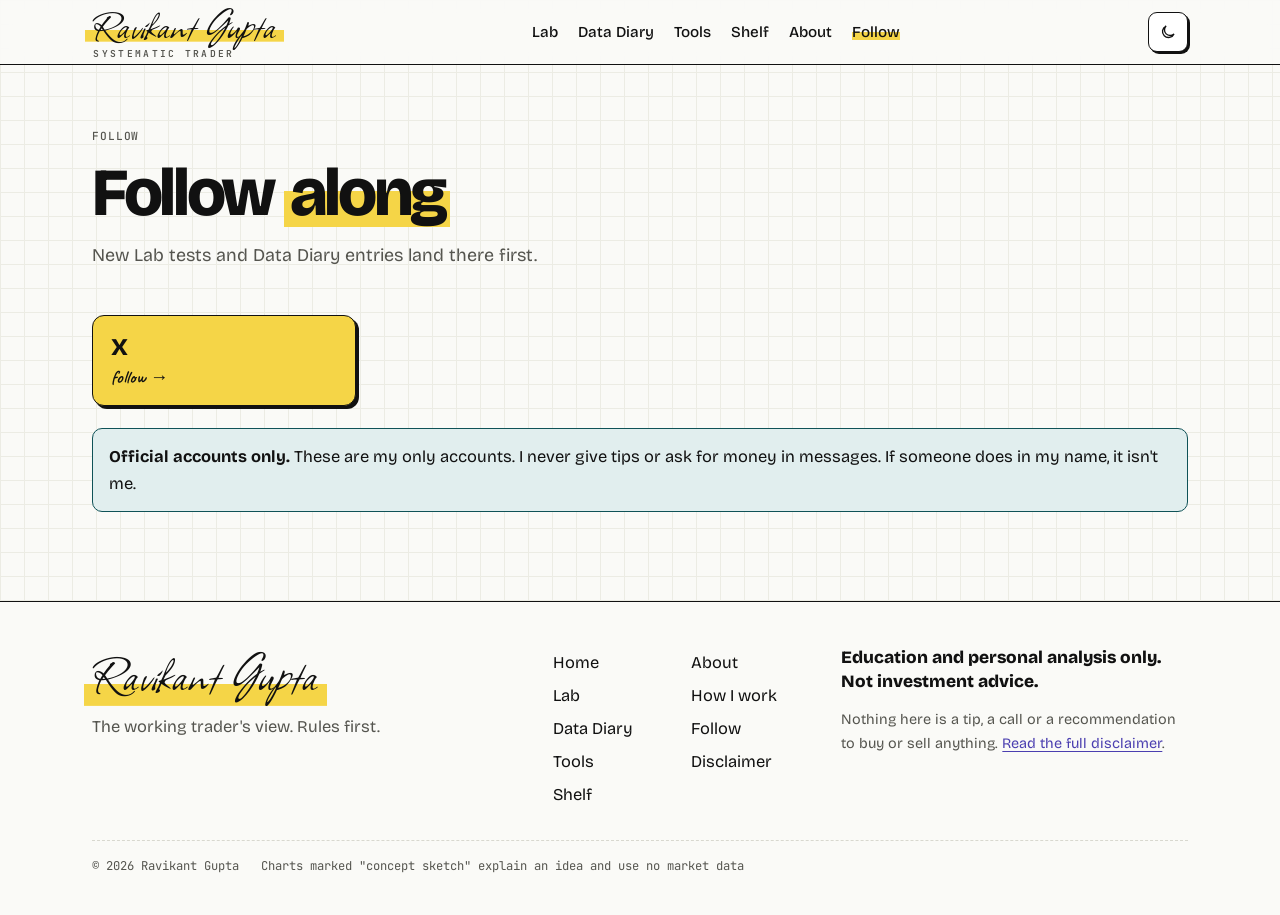
<file: follow/index.html>
<!doctype html>
<html lang="en">
<head>
<meta charset="utf-8">
<meta name="viewport" content="width=device-width, initial-scale=1">
<title>Follow · Ravikant Gupta</title>
<meta name="description" content="Where to follow Ravikant Gupta: X, LinkedIn, Instagram and YouTube. Official accounts only.">
<link rel="canonical" href="https://ravikantgupta.in/follow/">
<meta property="og:site_name" content="Ravikant Gupta">
<meta property="og:type" content="website">
<meta property="og:title" content="Follow">
<meta property="og:description" content="Where to follow Ravikant Gupta: X, LinkedIn, Instagram and YouTube. Official accounts only.">
<meta property="og:url" content="https://ravikantgupta.in/follow/">
<meta property="og:image" content="https://ravikantgupta.in/img/og/default.png">
<meta property="og:image:width" content="1200">
<meta property="og:image:height" content="630">
<meta name="twitter:card" content="summary_large_image">
<meta name="twitter:site" content="@ravikant_market">
<meta name="twitter:creator" content="@ravikant_market">
<meta name="theme-color" content="#FAFAF7" media="(prefers-color-scheme: light)">
<meta name="theme-color" content="#151410" media="(prefers-color-scheme: dark)">
<link rel="icon" href="../icon-512.png" type="image/png" sizes="512x512">
<link rel="apple-touch-icon" href="../icon-512.png">
<link rel="alternate" type="application/rss+xml" title="Ravikant Gupta" href="../feed.xml">
<link rel="preconnect" href="https://fonts.googleapis.com">
<link rel="preconnect" href="https://fonts.gstatic.com" crossorigin>
<link rel="stylesheet" href="https://fonts.googleapis.com/css2?family=Bricolage+Grotesque:opsz,wght@12..96,400;12..96,500;12..96,700;12..96,800&family=Caveat:wght@500;600;700&family=Allison&family=Instrument+Serif:ital@1&family=JetBrains+Mono:wght@400;500;600&display=swap">
<link rel="stylesheet" href="../assets/site.css?v=fc3e55da">
<script>(function(d){try{var t=localStorage.getItem('theme');if(t)d.setAttribute('data-theme',t);}catch(e){}if('IntersectionObserver' in window&&!matchMedia('(prefers-reduced-motion: reduce)').matches){d.classList.add('js');setTimeout(function(){if(!window.__siteReady)d.classList.remove('js');},4000);}})(document.documentElement);</script>
</head>
<body class="">
<a class="skip" href="#main">Skip to content</a>
<div class="progress" id="progress" aria-hidden="true"></div>
<header class="site"><div class="wrap">
  <div class="bar">
    <a class="wordmark" href="../" aria-label="Ravikant Gupta, home"><span class="n" aria-hidden="true">Ravikant Gupta</span><span class="s" aria-hidden="true">Systematic trader</span></a>
    <nav class="main" aria-label="Main"><ul><li><a href="../lab/">Lab</a></li><li><a href="../data-diary/">Data Diary</a></li><li><a href="../tools/">Tools</a></li><li><a href="../shelf/">Shelf</a></li><li><a href="../about/">About</a></li><li><a href="../follow/" aria-current="page">Follow</a></li></ul></nav>
    <div class="tools">
      <button class="ib" id="theme" type="button" aria-label="Switch between light and dark" title="Light / dark">
        <svg class="moon" width="18" height="18" viewBox="0 0 24 24" fill="none" stroke="currentColor" stroke-width="1.8" aria-hidden="true"><path d="M20 14.5A8 8 0 1 1 9.5 4a6.5 6.5 0 0 0 10.5 10.5z"/></svg>
        <svg class="sun" width="18" height="18" viewBox="0 0 24 24" fill="none" stroke="currentColor" stroke-width="1.8" aria-hidden="true"><circle cx="12" cy="12" r="4"/><path d="M12 2v2M12 20v2M2 12h2M20 12h2M4.9 4.9l1.4 1.4M17.7 17.7l1.4 1.4M4.9 19.1l1.4-1.4M17.7 6.3l1.4-1.4"/></svg></button>
      <button class="ib menu-btn" id="menu" type="button" aria-expanded="false" aria-controls="drawer" aria-label="Open menu"><svg width="18" height="18" viewBox="0 0 24 24" fill="none" stroke="currentColor" stroke-width="1.8" aria-hidden="true"><path d="M4 7h16M4 12h10M4 17h16"/></svg></button>
    </div>
  </div>
  <nav class="drawer" id="drawer" aria-label="Mobile"><ul><li><a href="../">Home</a></li><li><a href="../lab/">Lab</a></li><li><a href="../data-diary/">Data Diary</a></li><li><a href="../tools/">Tools</a></li><li><a href="../shelf/">Shelf</a></li><li><a href="../about/">About</a></li><li><a href="../follow/" aria-current="page">Follow</a></li></ul></nav>
</div></header>
<main id="main">
<div class="page-head"><div class="wrap"><span class="label">Follow</span><h1>Follow <span class="hl">along</span></h1><p class="lede">New Lab tests and Data Diary entries land there first.</p></div></div>
<section class="blk tight"><div class="wrap">
  <div class="nets"><a class="net main" href="https://x.com/ravikant_market" rel="me noopener"><b>X</b><span class="go">follow →</span></a></div>
  
  <p class="callout"><b>Official accounts only.</b> These are my only accounts. I never give tips or ask for money in messages. If someone does in my name, it isn't me.</p>
  
</div></section>
</main>
<footer class="site"><div class="wrap">
  <div class="foot-grid">
    <div><div class="foot-sig" aria-hidden="true"><span>Ravikant Gupta</span></div><p class="muted" style="margin:10px 0 0">The working trader's view. Rules first.</p></div>
    <nav aria-label="Footer"><ul><li><a href="../">Home</a></li><li><a href="../lab/">Lab</a></li><li><a href="../data-diary/">Data Diary</a></li><li><a href="../tools/">Tools</a></li><li><a href="../shelf/">Shelf</a></li><li><a href="../about/">About</a></li><li><a href="../about/#how">How I work</a></li><li><a href="../follow/">Follow</a></li><li><a href="../disclaimer/">Disclaimer</a></li></ul></nav>
    <div>
      <p class="disc">Education and personal analysis only. Not investment advice.</p>
      <p class="muted small">Nothing here is a tip, a call or a recommendation to buy or sell anything. <a href="../disclaimer/">Read the full disclaimer</a>.</p>
    </div>
  </div>
  <div class="legal"><span>© 2026 Ravikant Gupta</span><span>Charts marked "concept sketch" explain an idea and use no market data</span></div>
</div></footer>
<script src="../assets/site.js?v=fc3e55da" defer></script>
</body>
</html>
</file>
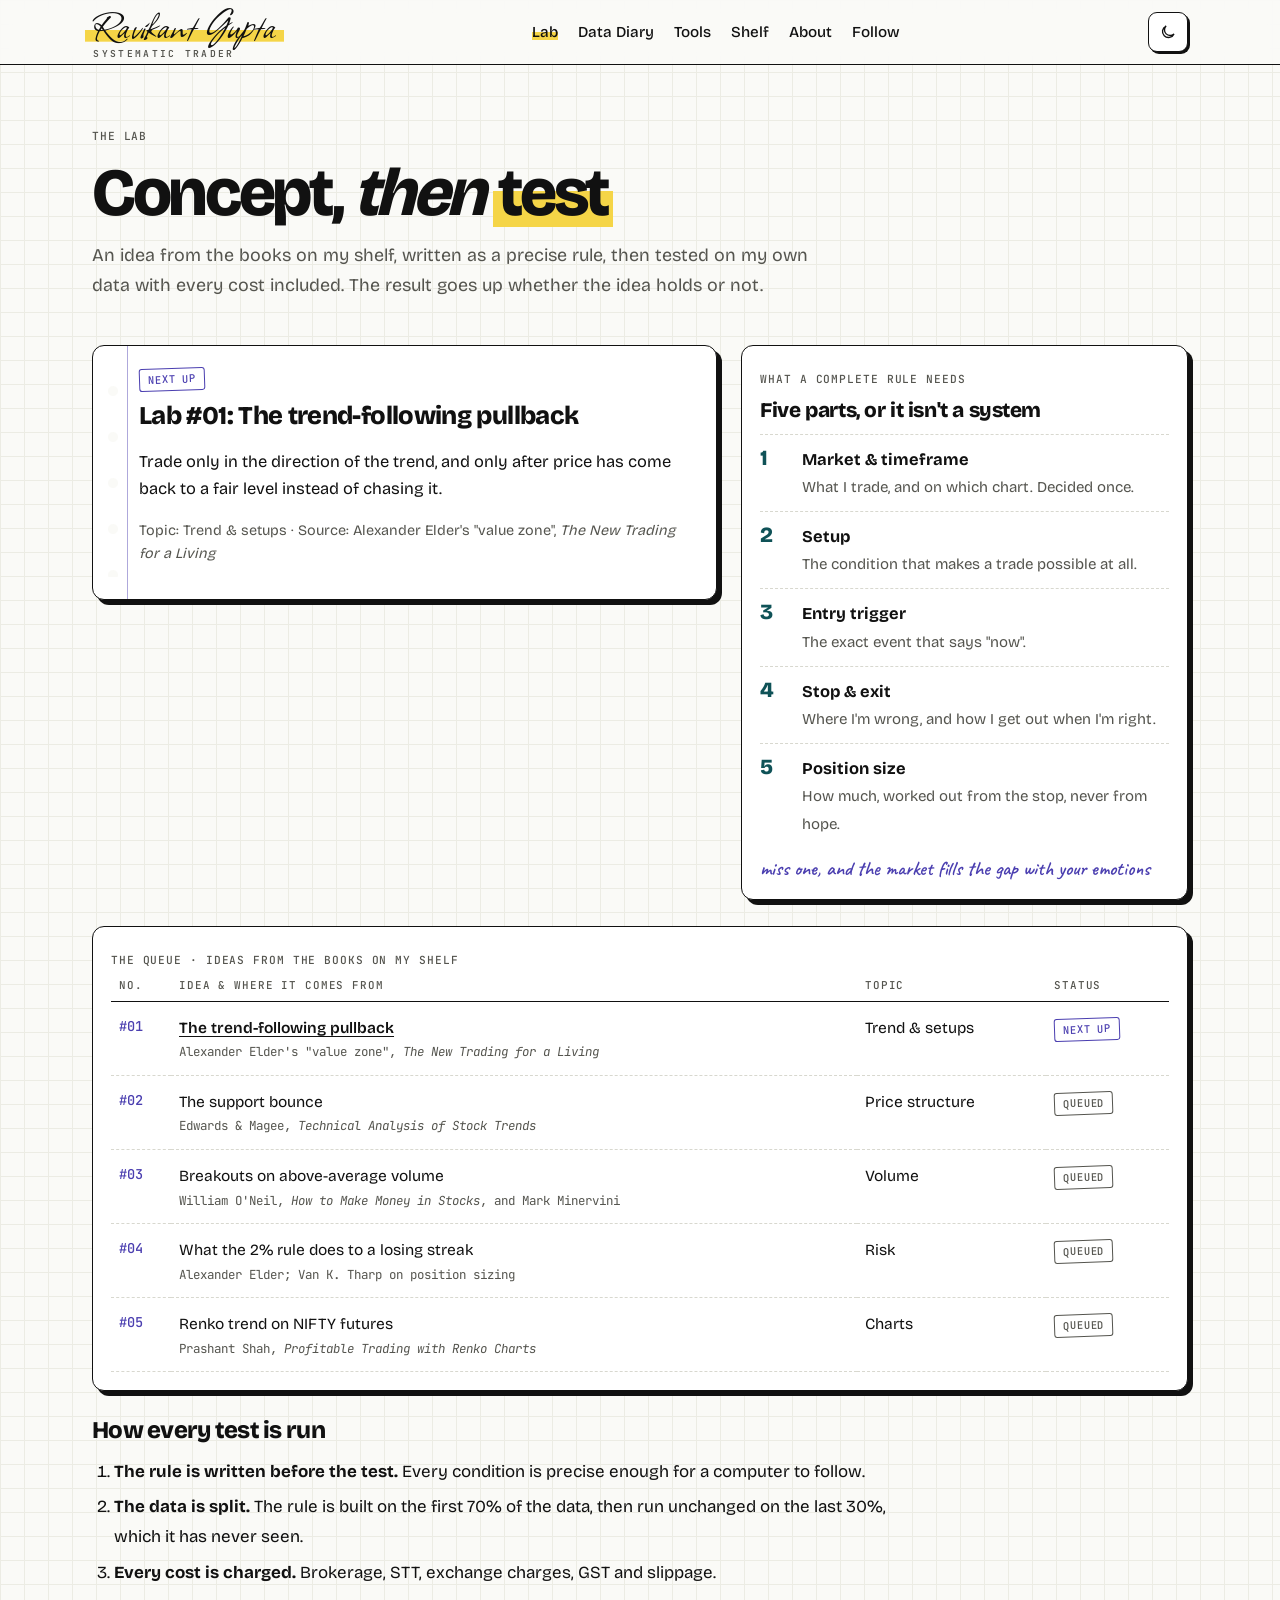
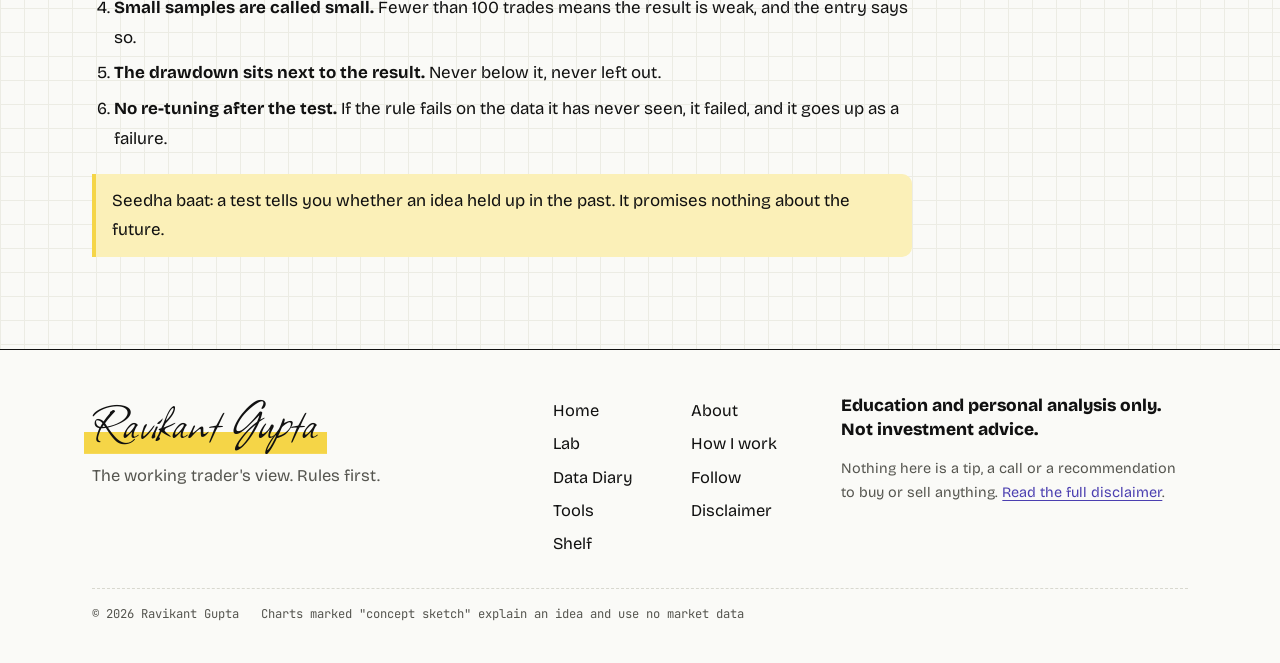
<file: lab/index.html>
<!doctype html>
<html lang="en">
<head>
<meta charset="utf-8">
<meta name="viewport" content="width=device-width, initial-scale=1">
<title>Lab: concept, then test · Ravikant Gupta</title>
<meta name="description" content="The lab where trading ideas from classic books are written as precise rules and tested on real Indian market data, with costs included and failures published.">
<link rel="canonical" href="https://ravikantgupta.in/lab/">
<meta property="og:site_name" content="Ravikant Gupta">
<meta property="og:type" content="website">
<meta property="og:title" content="Lab: concept, then test">
<meta property="og:description" content="The lab where trading ideas from classic books are written as precise rules and tested on real Indian market data, with costs included and failures published.">
<meta property="og:url" content="https://ravikantgupta.in/lab/">
<meta property="og:image" content="https://ravikantgupta.in/img/og/default.png">
<meta property="og:image:width" content="1200">
<meta property="og:image:height" content="630">
<meta name="twitter:card" content="summary_large_image">
<meta name="twitter:site" content="@ravikant_market">
<meta name="twitter:creator" content="@ravikant_market">
<meta name="theme-color" content="#FAFAF7" media="(prefers-color-scheme: light)">
<meta name="theme-color" content="#151410" media="(prefers-color-scheme: dark)">
<link rel="icon" href="../icon-512.png" type="image/png" sizes="512x512">
<link rel="apple-touch-icon" href="../icon-512.png">
<link rel="alternate" type="application/rss+xml" title="Ravikant Gupta" href="../feed.xml">
<link rel="preconnect" href="https://fonts.googleapis.com">
<link rel="preconnect" href="https://fonts.gstatic.com" crossorigin>
<link rel="stylesheet" href="https://fonts.googleapis.com/css2?family=Bricolage+Grotesque:opsz,wght@12..96,400;12..96,500;12..96,700;12..96,800&family=Caveat:wght@500;600;700&family=Allison&family=Instrument+Serif:ital@1&family=JetBrains+Mono:wght@400;500;600&display=swap">
<link rel="stylesheet" href="../assets/site.css?v=fc3e55da">
<script>(function(d){try{var t=localStorage.getItem('theme');if(t)d.setAttribute('data-theme',t);}catch(e){}if('IntersectionObserver' in window&&!matchMedia('(prefers-reduced-motion: reduce)').matches){d.classList.add('js');setTimeout(function(){if(!window.__siteReady)d.classList.remove('js');},4000);}})(document.documentElement);</script>
</head>
<body class="">
<a class="skip" href="#main">Skip to content</a>
<div class="progress" id="progress" aria-hidden="true"></div>
<header class="site"><div class="wrap">
  <div class="bar">
    <a class="wordmark" href="../" aria-label="Ravikant Gupta, home"><span class="n" aria-hidden="true">Ravikant Gupta</span><span class="s" aria-hidden="true">Systematic trader</span></a>
    <nav class="main" aria-label="Main"><ul><li><a href="../lab/" aria-current="page">Lab</a></li><li><a href="../data-diary/">Data Diary</a></li><li><a href="../tools/">Tools</a></li><li><a href="../shelf/">Shelf</a></li><li><a href="../about/">About</a></li><li><a href="../follow/">Follow</a></li></ul></nav>
    <div class="tools">
      <button class="ib" id="theme" type="button" aria-label="Switch between light and dark" title="Light / dark">
        <svg class="moon" width="18" height="18" viewBox="0 0 24 24" fill="none" stroke="currentColor" stroke-width="1.8" aria-hidden="true"><path d="M20 14.5A8 8 0 1 1 9.5 4a6.5 6.5 0 0 0 10.5 10.5z"/></svg>
        <svg class="sun" width="18" height="18" viewBox="0 0 24 24" fill="none" stroke="currentColor" stroke-width="1.8" aria-hidden="true"><circle cx="12" cy="12" r="4"/><path d="M12 2v2M12 20v2M2 12h2M20 12h2M4.9 4.9l1.4 1.4M17.7 17.7l1.4 1.4M4.9 19.1l1.4-1.4M17.7 6.3l1.4-1.4"/></svg></button>
      <button class="ib menu-btn" id="menu" type="button" aria-expanded="false" aria-controls="drawer" aria-label="Open menu"><svg width="18" height="18" viewBox="0 0 24 24" fill="none" stroke="currentColor" stroke-width="1.8" aria-hidden="true"><path d="M4 7h16M4 12h10M4 17h16"/></svg></button>
    </div>
  </div>
  <nav class="drawer" id="drawer" aria-label="Mobile"><ul><li><a href="../">Home</a></li><li><a href="../lab/" aria-current="page">Lab</a></li><li><a href="../data-diary/">Data Diary</a></li><li><a href="../tools/">Tools</a></li><li><a href="../shelf/">Shelf</a></li><li><a href="../about/">About</a></li><li><a href="../follow/">Follow</a></li></ul></nav>
</div></header>
<main id="main">
<div class="page-head"><div class="wrap"><span class="label">The lab</span><h1>Concept, <em>then</em> <span class="hl">test</span></h1><p class="lede">An idea from the books on my shelf, written as a precise rule, then tested on my own data with every cost included. The result goes up whether the idea holds or not.</p></div></div>
<section class="blk tight"><div class="wrap">
  <div class="entry-grid">
    <div class="stack"><article class="page holes lab-card reveal"><span class="stamp v">Next up</span><h3><a href="01-trend-following-pullback/">Lab #01: The trend-following pullback</a></h3><p>Trade only in the direction of the trend, and only after price has come back to a fair level instead of chasing it.</p><p class="small muted">Topic: Trend &amp; setups · Source: Alexander Elder's "value zone", <em>The New Trading for a Living</em></p></article></div>
    <aside class="page reveal" aria-labelledby="parts-h"><span class="label">What a complete rule needs</span>
      <h2 id="parts-h" class="h3">Five parts, or it isn't a system</h2><ol class="parts"><li><span><b>Market &amp; timeframe</b><span>What I trade, and on which chart. Decided once.</span></span></li><li><span><b>Setup</b><span>The condition that makes a trade possible at all.</span></span></li><li><span><b>Entry trigger</b><span>The exact event that says "now".</span></span></li><li><span><b>Stop &amp; exit</b><span>Where I'm wrong, and how I get out when I'm right.</span></span></li><li><span><b>Position size</b><span>How much, worked out from the stop, never from hope.</span></span></li></ol>
      <p class="seedha">miss one, and the market fills the gap with your emotions</p></aside>
  </div>
  <div class="index page reveal"><span class="label">The queue · ideas from the books on my shelf</span>
    <table><thead><tr><th scope="col">No.</th><th scope="col">Idea &amp; where it comes from</th><th scope="col">Topic</th><th scope="col">Status</th></tr></thead><tbody><tr><td>#01</td><td><a href="01-trend-following-pullback/">The trend-following pullback</a><span class="src">Alexander Elder's "value zone", <em>The New Trading for a Living</em></span></td><td>Trend &amp; setups</td><td><span class="stamp v">Next up</span></td></tr><tr><td>#02</td><td>The support bounce<span class="src">Edwards &amp; Magee, <em>Technical Analysis of Stock Trends</em></span></td><td>Price structure</td><td><span class="stamp m">Queued</span></td></tr><tr><td>#03</td><td>Breakouts on above-average volume<span class="src">William O'Neil, <em>How to Make Money in Stocks</em>, and Mark Minervini</span></td><td>Volume</td><td><span class="stamp m">Queued</span></td></tr><tr><td>#04</td><td>What the 2% rule does to a losing streak<span class="src">Alexander Elder; Van K. Tharp on position sizing</span></td><td>Risk</td><td><span class="stamp m">Queued</span></td></tr><tr><td>#05</td><td>Renko trend on NIFTY futures<span class="src">Prashant Shah, <em>Profitable Trading with Renko Charts</em></span></td><td>Charts</td><td><span class="stamp m">Queued</span></td></tr></tbody></table>
  </div>
  <div class="prose narrow reveal"><h2 id="how-every-test-is-run">How every test is run</h2>
<ol><li><strong>The rule is written before the test.</strong> Every condition is precise enough for a computer to follow.</li><li><strong>The data is split.</strong> The rule is built on the first 70% of the data, then run unchanged on the last 30%, which it has never seen.</li><li><strong>Every cost is charged.</strong> Brokerage, STT, exchange charges, GST and slippage.</li><li><strong>Small samples are called small.</strong> Fewer than 100 trades means the result is weak, and the entry says so.</li><li><strong>The drawdown sits next to the result.</strong> Never below it, never left out.</li><li><strong>No re-tuning after the test.</strong> If the rule fails on the data it has never seen, it failed, and it goes up as a failure.</li></ol>
<blockquote class="seedha"><p>Seedha baat: a test tells you whether an idea held up in the past. It promises nothing about the future.</p></blockquote></div>
</div></section>
</main>
<footer class="site"><div class="wrap">
  <div class="foot-grid">
    <div><div class="foot-sig" aria-hidden="true"><span>Ravikant Gupta</span></div><p class="muted" style="margin:10px 0 0">The working trader's view. Rules first.</p></div>
    <nav aria-label="Footer"><ul><li><a href="../">Home</a></li><li><a href="../lab/">Lab</a></li><li><a href="../data-diary/">Data Diary</a></li><li><a href="../tools/">Tools</a></li><li><a href="../shelf/">Shelf</a></li><li><a href="../about/">About</a></li><li><a href="../about/#how">How I work</a></li><li><a href="../follow/">Follow</a></li><li><a href="../disclaimer/">Disclaimer</a></li></ul></nav>
    <div>
      <p class="disc">Education and personal analysis only. Not investment advice.</p>
      <p class="muted small">Nothing here is a tip, a call or a recommendation to buy or sell anything. <a href="../disclaimer/">Read the full disclaimer</a>.</p>
    </div>
  </div>
  <div class="legal"><span>© 2026 Ravikant Gupta</span><span>Charts marked "concept sketch" explain an idea and use no market data</span></div>
</div></footer>
<script src="../assets/site.js?v=fc3e55da" defer></script>
</body>
</html>
</file>
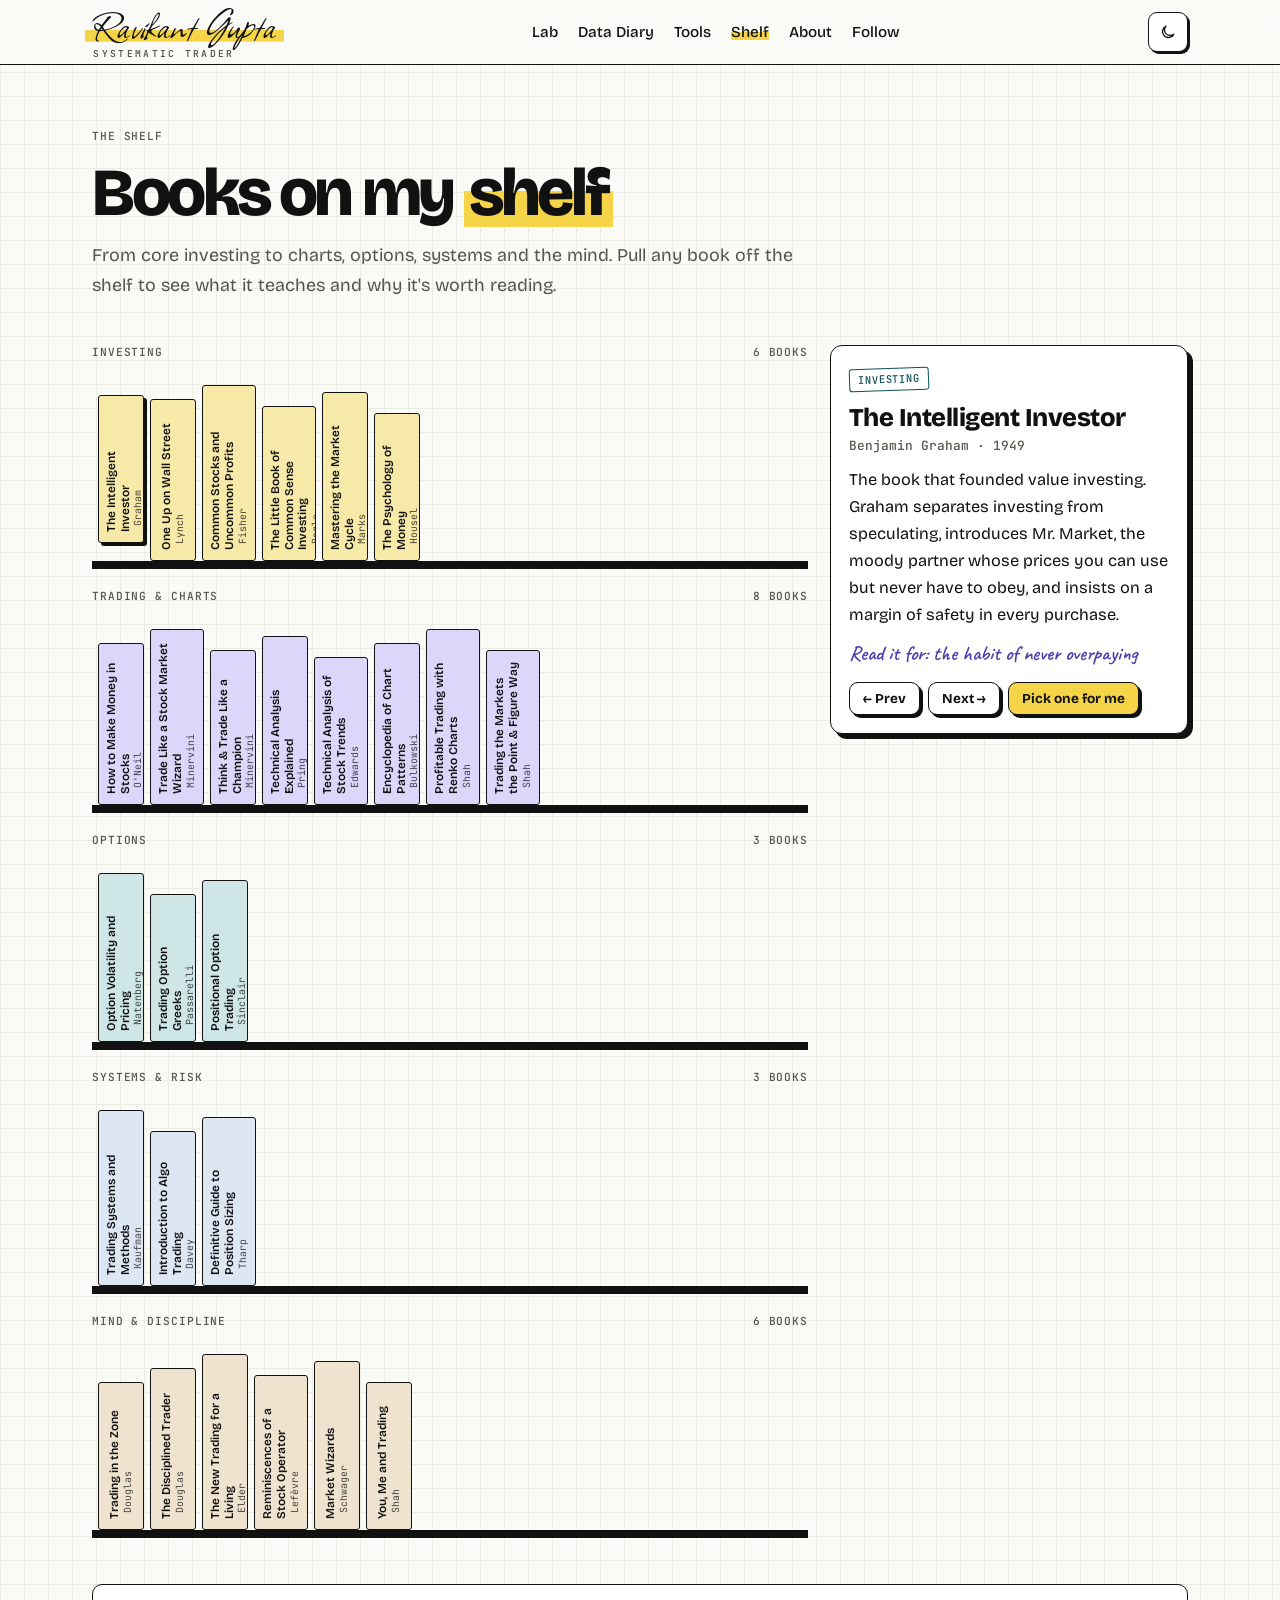
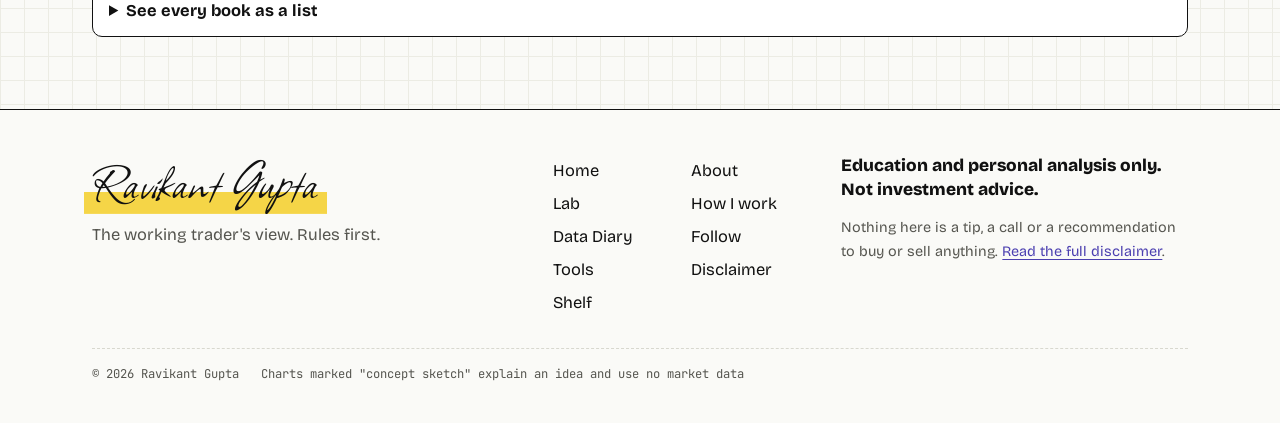
<file: shelf/index.html>
<!doctype html>
<html lang="en">
<head>
<meta charset="utf-8">
<meta name="viewport" content="width=device-width, initial-scale=1">
<title>Books on my shelf · Ravikant Gupta</title>
<meta name="description" content="The trading and investing books on Ravikant Gupta&#x27;s shelf, from Graham and Lynch to Minervini, O&#x27;Neil, Natenberg and Mark Douglas, with what each one teaches.">
<link rel="canonical" href="https://ravikantgupta.in/shelf/">
<meta property="og:site_name" content="Ravikant Gupta">
<meta property="og:type" content="website">
<meta property="og:title" content="Books on my shelf">
<meta property="og:description" content="The trading and investing books on Ravikant Gupta&#x27;s shelf, from Graham and Lynch to Minervini, O&#x27;Neil, Natenberg and Mark Douglas, with what each one teaches.">
<meta property="og:url" content="https://ravikantgupta.in/shelf/">
<meta property="og:image" content="https://ravikantgupta.in/img/og/default.png">
<meta property="og:image:width" content="1200">
<meta property="og:image:height" content="630">
<meta name="twitter:card" content="summary_large_image">
<meta name="twitter:site" content="@ravikant_market">
<meta name="twitter:creator" content="@ravikant_market">
<meta name="theme-color" content="#FAFAF7" media="(prefers-color-scheme: light)">
<meta name="theme-color" content="#151410" media="(prefers-color-scheme: dark)">
<link rel="icon" href="../icon-512.png" type="image/png" sizes="512x512">
<link rel="apple-touch-icon" href="../icon-512.png">
<link rel="alternate" type="application/rss+xml" title="Ravikant Gupta" href="../feed.xml">
<link rel="preconnect" href="https://fonts.googleapis.com">
<link rel="preconnect" href="https://fonts.gstatic.com" crossorigin>
<link rel="stylesheet" href="https://fonts.googleapis.com/css2?family=Bricolage+Grotesque:opsz,wght@12..96,400;12..96,500;12..96,700;12..96,800&family=Caveat:wght@500;600;700&family=Allison&family=Instrument+Serif:ital@1&family=JetBrains+Mono:wght@400;500;600&display=swap">
<link rel="stylesheet" href="../assets/site.css?v=fc3e55da">
<script>(function(d){try{var t=localStorage.getItem('theme');if(t)d.setAttribute('data-theme',t);}catch(e){}if('IntersectionObserver' in window&&!matchMedia('(prefers-reduced-motion: reduce)').matches){d.classList.add('js');setTimeout(function(){if(!window.__siteReady)d.classList.remove('js');},4000);}})(document.documentElement);</script>
</head>
<body class="">
<a class="skip" href="#main">Skip to content</a>
<div class="progress" id="progress" aria-hidden="true"></div>
<header class="site"><div class="wrap">
  <div class="bar">
    <a class="wordmark" href="../" aria-label="Ravikant Gupta, home"><span class="n" aria-hidden="true">Ravikant Gupta</span><span class="s" aria-hidden="true">Systematic trader</span></a>
    <nav class="main" aria-label="Main"><ul><li><a href="../lab/">Lab</a></li><li><a href="../data-diary/">Data Diary</a></li><li><a href="../tools/">Tools</a></li><li><a href="../shelf/" aria-current="page">Shelf</a></li><li><a href="../about/">About</a></li><li><a href="../follow/">Follow</a></li></ul></nav>
    <div class="tools">
      <button class="ib" id="theme" type="button" aria-label="Switch between light and dark" title="Light / dark">
        <svg class="moon" width="18" height="18" viewBox="0 0 24 24" fill="none" stroke="currentColor" stroke-width="1.8" aria-hidden="true"><path d="M20 14.5A8 8 0 1 1 9.5 4a6.5 6.5 0 0 0 10.5 10.5z"/></svg>
        <svg class="sun" width="18" height="18" viewBox="0 0 24 24" fill="none" stroke="currentColor" stroke-width="1.8" aria-hidden="true"><circle cx="12" cy="12" r="4"/><path d="M12 2v2M12 20v2M2 12h2M20 12h2M4.9 4.9l1.4 1.4M17.7 17.7l1.4 1.4M4.9 19.1l1.4-1.4M17.7 6.3l1.4-1.4"/></svg></button>
      <button class="ib menu-btn" id="menu" type="button" aria-expanded="false" aria-controls="drawer" aria-label="Open menu"><svg width="18" height="18" viewBox="0 0 24 24" fill="none" stroke="currentColor" stroke-width="1.8" aria-hidden="true"><path d="M4 7h16M4 12h10M4 17h16"/></svg></button>
    </div>
  </div>
  <nav class="drawer" id="drawer" aria-label="Mobile"><ul><li><a href="../">Home</a></li><li><a href="../lab/">Lab</a></li><li><a href="../data-diary/">Data Diary</a></li><li><a href="../tools/">Tools</a></li><li><a href="../shelf/" aria-current="page">Shelf</a></li><li><a href="../about/">About</a></li><li><a href="../follow/">Follow</a></li></ul></nav>
</div></header>
<main id="main">
<div class="page-head"><div class="wrap"><span class="label">The shelf</span><h1>Books on my <span class="hl">shelf</span></h1><p class="lede">From core investing to charts, options, systems and the mind. Pull any book off the shelf to see what it teaches and why it's worth reading.</p></div></div>
<section class="blk tight"><div class="wrap">
  <div class="shelf-wrap">
    <div id="shelves"><div class="shelf-row"><div class="label"><span>Investing</span><span>6 books</span></div><div class="spines" role="group" aria-label="Investing"><button class="spine c0" type="button" aria-pressed="false" data-i="0" style="height:148px;width:46px" aria-label="The Intelligent Investor by Benjamin Graham"><span>The Intelligent Investor</span><small>Graham</small></button><button class="spine c0" type="button" aria-pressed="false" data-i="1" style="height:162px;width:46px" aria-label="One Up on Wall Street by Peter Lynch"><span>One Up on Wall Street</span><small>Lynch</small></button><button class="spine c0" type="button" aria-pressed="false" data-i="2" style="height:176px;width:54px" aria-label="Common Stocks and Uncommon Profits by Philip A. Fisher"><span>Common Stocks and Uncommon Profits</span><small>Fisher</small></button><button class="spine c0" type="button" aria-pressed="false" data-i="3" style="height:155px;width:54px" aria-label="The Little Book of Common Sense Investing by John C. Bogle"><span>The Little Book of Common Sense Investing</span><small>Bogle</small></button><button class="spine c0" type="button" aria-pressed="false" data-i="4" style="height:169px;width:46px" aria-label="Mastering the Market Cycle by Howard Marks"><span>Mastering the Market Cycle</span><small>Marks</small></button><button class="spine c0" type="button" aria-pressed="false" data-i="5" style="height:148px;width:46px" aria-label="The Psychology of Money by Morgan Housel"><span>The Psychology of Money</span><small>Housel</small></button></div></div><div class="shelf-row"><div class="label"><span>Trading &amp; charts</span><span>8 books</span></div><div class="spines" role="group" aria-label="Trading &amp; charts"><button class="spine c1" type="button" aria-pressed="false" data-i="6" style="height:162px;width:46px" aria-label="How to Make Money in Stocks by William J. O&#x27;Neil"><span>How to Make Money in Stocks</span><small>O'Neil</small></button><button class="spine c1" type="button" aria-pressed="false" data-i="7" style="height:176px;width:54px" aria-label="Trade Like a Stock Market Wizard by Mark Minervini"><span>Trade Like a Stock Market Wizard</span><small>Minervini</small></button><button class="spine c1" type="button" aria-pressed="false" data-i="8" style="height:155px;width:46px" aria-label="Think &amp; Trade Like a Champion by Mark Minervini"><span>Think &amp; Trade Like a Champion</span><small>Minervini</small></button><button class="spine c1" type="button" aria-pressed="false" data-i="9" style="height:169px;width:46px" aria-label="Technical Analysis Explained by Martin J. Pring"><span>Technical Analysis Explained</span><small>Pring</small></button><button class="spine c1" type="button" aria-pressed="false" data-i="10" style="height:148px;width:54px" aria-label="Technical Analysis of Stock Trends by Robert D. Edwards &amp; John Magee"><span>Technical Analysis of Stock Trends</span><small>Edwards</small></button><button class="spine c1" type="button" aria-pressed="false" data-i="11" style="height:162px;width:46px" aria-label="Encyclopedia of Chart Patterns by Thomas N. Bulkowski"><span>Encyclopedia of Chart Patterns</span><small>Bulkowski</small></button><button class="spine c1" type="button" aria-pressed="false" data-i="12" style="height:176px;width:54px" aria-label="Profitable Trading with Renko Charts by Prashant Shah"><span>Profitable Trading with Renko Charts</span><small>Shah</small></button><button class="spine c1" type="button" aria-pressed="false" data-i="13" style="height:155px;width:54px" aria-label="Trading the Markets the Point &amp; Figure Way by Prashant Shah"><span>Trading the Markets the Point &amp; Figure Way</span><small>Shah</small></button></div></div><div class="shelf-row"><div class="label"><span>Options</span><span>3 books</span></div><div class="spines" role="group" aria-label="Options"><button class="spine c2" type="button" aria-pressed="false" data-i="14" style="height:169px;width:46px" aria-label="Option Volatility and Pricing by Sheldon Natenberg"><span>Option Volatility and Pricing</span><small>Natenberg</small></button><button class="spine c2" type="button" aria-pressed="false" data-i="15" style="height:148px;width:46px" aria-label="Trading Option Greeks by Dan Passarelli"><span>Trading Option Greeks</span><small>Passarelli</small></button><button class="spine c2" type="button" aria-pressed="false" data-i="16" style="height:162px;width:46px" aria-label="Positional Option Trading by Euan Sinclair"><span>Positional Option Trading</span><small>Sinclair</small></button></div></div><div class="shelf-row"><div class="label"><span>Systems &amp; risk</span><span>3 books</span></div><div class="spines" role="group" aria-label="Systems &amp; risk"><button class="spine c3" type="button" aria-pressed="false" data-i="17" style="height:176px;width:46px" aria-label="Trading Systems and Methods by Perry J. Kaufman"><span>Trading Systems and Methods</span><small>Kaufman</small></button><button class="spine c3" type="button" aria-pressed="false" data-i="18" style="height:155px;width:46px" aria-label="Introduction to Algo Trading by Kevin J. Davey"><span>Introduction to Algo Trading</span><small>Davey</small></button><button class="spine c3" type="button" aria-pressed="false" data-i="19" style="height:169px;width:54px" aria-label="Definitive Guide to Position Sizing by Van K. Tharp"><span>Definitive Guide to Position Sizing</span><small>Tharp</small></button></div></div><div class="shelf-row"><div class="label"><span>Mind &amp; discipline</span><span>6 books</span></div><div class="spines" role="group" aria-label="Mind &amp; discipline"><button class="spine c4" type="button" aria-pressed="false" data-i="20" style="height:148px;width:46px" aria-label="Trading in the Zone by Mark Douglas"><span>Trading in the Zone</span><small>Douglas</small></button><button class="spine c4" type="button" aria-pressed="false" data-i="21" style="height:162px;width:46px" aria-label="The Disciplined Trader by Mark Douglas"><span>The Disciplined Trader</span><small>Douglas</small></button><button class="spine c4" type="button" aria-pressed="false" data-i="22" style="height:176px;width:46px" aria-label="The New Trading for a Living by Alexander Elder"><span>The New Trading for a Living</span><small>Elder</small></button><button class="spine c4" type="button" aria-pressed="false" data-i="23" style="height:155px;width:54px" aria-label="Reminiscences of a Stock Operator by Edwin Lefèvre"><span>Reminiscences of a Stock Operator</span><small>Lefèvre</small></button><button class="spine c4" type="button" aria-pressed="false" data-i="24" style="height:169px;width:46px" aria-label="Market Wizards by Jack D. Schwager"><span>Market Wizards</span><small>Schwager</small></button><button class="spine c4" type="button" aria-pressed="false" data-i="25" style="height:148px;width:46px" aria-label="You, Me and Trading by Prashant Shah"><span>You, Me and Trading</span><small>Shah</small></button></div></div></div>
    <aside class="page book-card" id="bookCard" aria-live="polite">
      <div id="bookBody"><span class="stamp">Investing</span><h2 class="h3 bt-title">The Intelligent Investor</h2><div class="by">Benjamin Graham · 1949</div><p>The book that founded value investing. Graham separates investing from speculating, introduces Mr. Market, the moody partner whose prices you can use but never have to obey, and insists on a margin of safety in every purchase.</p><div class="for">Read it for: the habit of never overpaying</div></div>
      <div class="nav"><button type="button" class="btn small" data-a="prev">← Prev</button><button type="button" class="btn small" data-a="next">Next →</button><button type="button" class="btn small primary" data-a="pick">Pick one for me</button></div>
    </aside>
  </div>
  <details class="all-books"><summary>See every book as a list</summary><div class="prose"><h3>Investing</h3><ul><li><b>The Intelligent Investor</b>, Benjamin Graham, 1949. The book that founded value investing. Graham separates investing from speculating, introduces Mr. Market, the moody partner whose prices you can use but never have to obey, and insists on a margin of safety in every purchase. <i>Read it for: the habit of never overpaying.</i></li><li><b>One Up on Wall Street</b>, Peter Lynch, 1989. Lynch ran Fidelity's Magellan Fund. His argument: ordinary people often notice good companies early, in the shops and products around them, but only homework on the numbers turns that hunch into an investment. He sorts stocks into six types, from slow growers to turnarounds. <i>Read it for: turning everyday observation into research.</i></li><li><b>Common Stocks and Uncommon Profits</b>, Philip A. Fisher, 1958. The original growth-investing book. Fisher's "scuttlebutt" method means talking to customers, suppliers and competitors, and his fifteen points judge a business by its management, research and long-term growth rather than by a cheap price. <i>Read it for: judging the quality of a business.</i></li><li><b>The Little Book of Common Sense Investing</b>, John C. Bogle, 2007. Vanguard's founder makes the plain case for low-cost index funds. As a group, investors earn the market's return minus their costs, so the one edge everyone can have is keeping costs low. <i>Read it for: seeing how fees quietly compound.</i></li><li><b>Mastering the Market Cycle</b>, Howard Marks, 2018. Oaktree's co-founder on cycles in the economy, profits, credit and investor mood, and how sentiment swings too far both ways. The aim is not to predict the next move but to know roughly where in the cycle you stand. <i>Read it for: thinking about risk when everyone feels safe.</i></li><li><b>The Psychology of Money</b>, Morgan Housel, 2020. Short essays on how people really behave with money: luck and risk, the idea of "enough", why compounding needs time, and why staying in the game matters more than being brilliant. <i>Read it for: the behaviour behind every money decision.</i></li></ul><h3>Trading &amp; charts</h3><ul><li><b>How to Make Money in Stocks</b>, William J. O'Neil, 1988. The founder of Investor's Business Daily studied the biggest winning stocks over decades and distilled their common traits into the CAN SLIM checklist, from current earnings to market direction. He is just as strict about cutting losses early. <i>Read it for: a complete, rules-based approach to growth stocks.</i></li><li><b>Trade Like a Stock Market Wizard</b>, Mark Minervini, 2013. Minervini, featured in Jack Schwager's Stock Market Wizards, lays out his SEPA approach: a trend template, earnings and catalysts, and the volatility contraction pattern for timing entries, all built around tight risk control. <i>Read it for: how a momentum trader writes rules for entries and stops.</i></li><li><b>Think &amp; Trade Like a Champion</b>, Mark Minervini, 2017. The follow-up is about process more than picking: position sizing, when to sell, how to handle a losing streak and how to keep a routine. Less about finding the stock, more about managing the trade. <i>Read it for: the discipline side of momentum trading.</i></li><li><b>Technical Analysis Explained</b>, Martin J. Pring. A broad reference on trends, momentum, moving averages, volume, market cycles and links between markets, written for readers who want to understand why indicators behave the way they do, not just how to plot them. <i>Read it for: a solid foundation in technical analysis.</i></li><li><b>Technical Analysis of Stock Trends</b>, Robert D. Edwards &amp; John Magee, 1948. The classic on chart patterns: head and shoulders, triangles, support and resistance, trendlines. Written in 1948, it is still the base most pattern books build on. <i>Read it for: where chart-pattern ideas come from.</i></li><li><b>Encyclopedia of Chart Patterns</b>, Thomas N. Bulkowski. Bulkowski measured how thousands of chart patterns actually behaved: how often they broke out the expected way, how far they ran and how often they failed. <i>Read it for: testing chart folklore against statistics.</i></li><li><b>Profitable Trading with Renko Charts</b>, Prashant Shah. An Indian author's guide to Renko charts, which draw a new brick only when price moves a fixed amount. Time and small noise drop out, so trend and structure are easier to see. <i>Read it for: a cleaner way to read trend.</i></li><li><b>Trading the Markets the Point &amp; Figure Way</b>, Prashant Shah. Point &amp; Figure charts record only price reversals of a set size, in columns of X's and O's, with no time axis. Shah explains how to build and read them, and what their patterns say about supply and demand. <i>Read it for: a noise-free view of supply and demand.</i></li></ul><h3>Options</h3><ul><li><b>Option Volatility and Pricing</b>, Sheldon Natenberg. The standard text for professional option traders: how pricing models work, what the Greeks measure, why volatility matters so much, and how spreads behave as conditions change. <i>Read it for: understanding why an option costs what it costs.</i></li><li><b>Trading Option Greeks</b>, Dan Passarelli. Delta, gamma, theta, vega and rho, explained through trading situations: how each one changes your position as price, time and volatility move. <i>Read it for: managing an options position, not just opening one.</i></li><li><b>Positional Option Trading</b>, Euan Sinclair, 2020. A modern, evidence-first book on where option edges really come from, mostly the volatility risk premium, and how to size and manage positions. Sceptical of many popular strategies. <i>Read it for: an honest look at option selling.</i></li></ul><h3>Systems &amp; risk</h3><ul><li><b>Trading Systems and Methods</b>, Perry J. Kaufman. An encyclopedia of systematic trading: trend following, mean reversion, indicators, testing, optimisation and risk, with the formulas behind hundreds of methods. <i>Read it for: the reference shelf of a systematic trader.</i></li><li><b>Introduction to Algo Trading</b>, Kevin J. Davey. A practical path for retail traders into building, testing and running automated strategies, with a strong warning against over-optimising on past data. <i>Read it for: a first, realistic step into algo trading.</i></li><li><b>Definitive Guide to Position Sizing</b>, Van K. Tharp. Tharp argues that how much you risk on each trade decides most of your results, and uses R-multiples and expectancy to think about it clearly. <i>Read it for: why size matters more than entry.</i></li></ul><h3>Mind &amp; discipline</h3><ul><li><b>Trading in the Zone</b>, Mark Douglas, 2000. Douglas says consistency comes from thinking in probabilities. Any single trade can go either way; an edge only shows over many trades, and only if you follow your rules every time. <i>Read it for: accepting risk so you can follow your system.</i></li><li><b>The Disciplined Trader</b>, Mark Douglas, 1990. Douglas's first book, on the mental habits that sabotage traders, and how to act on what the market is showing rather than on what you hope it will do. <i>Read it for: the roots of trading discipline.</i></li><li><b>The New Trading for a Living</b>, Alexander Elder, 2014. A psychiatrist turned trader covers mind, method and money: psychology, indicators, his Triple Screen system, the 2% and 6% risk rules, and keeping records. <i>Read it for: a complete, balanced trading education.</i></li><li><b>Reminiscences of a Stock Operator</b>, Edwin Lefèvre, 1923. A thinly fictionalised account of Jesse Livermore's trading life: big wins, ruinous losses, and lessons on patience, reading the tape and ignoring tips. <i>Read it for: timeless trader behaviour, told as a story.</i></li><li><b>Market Wizards</b>, Jack D. Schwager, 1989. Interviews with top traders across futures, currencies and stocks. Their methods differ wildly; their discipline about risk is the common thread. <i>Read it for: seeing how many different ways there are to trade well.</i></li><li><b>You, Me and Trading</b>, Prashant Shah. A conversational guide to the psychology of trading from an Indian author. Plain language, and more about the trader than the market. <i>Read it for: the mental side, in plain words.</i></li></ul></div></details>
</div></section>
<script type="application/json" id="books">[{"category": "Investing", "title": "The Intelligent Investor", "author": "Benjamin Graham", "year": 1949, "about": "The book that founded value investing. Graham separates investing from speculating, introduces Mr. Market, the moody partner whose prices you can use but never have to obey, and insists on a margin of safety in every purchase.", "read_for": "the habit of never overpaying"}, {"category": "Investing", "title": "One Up on Wall Street", "author": "Peter Lynch", "year": 1989, "about": "Lynch ran Fidelity's Magellan Fund. His argument: ordinary people often notice good companies early, in the shops and products around them, but only homework on the numbers turns that hunch into an investment. He sorts stocks into six types, from slow growers to turnarounds.", "read_for": "turning everyday observation into research"}, {"category": "Investing", "title": "Common Stocks and Uncommon Profits", "author": "Philip A. Fisher", "year": 1958, "about": "The original growth-investing book. Fisher's \"scuttlebutt\" method means talking to customers, suppliers and competitors, and his fifteen points judge a business by its management, research and long-term growth rather than by a cheap price.", "read_for": "judging the quality of a business"}, {"category": "Investing", "title": "The Little Book of Common Sense Investing", "author": "John C. Bogle", "year": 2007, "about": "Vanguard's founder makes the plain case for low-cost index funds. As a group, investors earn the market's return minus their costs, so the one edge everyone can have is keeping costs low.", "read_for": "seeing how fees quietly compound"}, {"category": "Investing", "title": "Mastering the Market Cycle", "author": "Howard Marks", "year": 2018, "about": "Oaktree's co-founder on cycles in the economy, profits, credit and investor mood, and how sentiment swings too far both ways. The aim is not to predict the next move but to know roughly where in the cycle you stand.", "read_for": "thinking about risk when everyone feels safe"}, {"category": "Investing", "title": "The Psychology of Money", "author": "Morgan Housel", "year": 2020, "about": "Short essays on how people really behave with money: luck and risk, the idea of \"enough\", why compounding needs time, and why staying in the game matters more than being brilliant.", "read_for": "the behaviour behind every money decision"}, {"category": "Trading & charts", "title": "How to Make Money in Stocks", "author": "William J. O'Neil", "year": 1988, "about": "The founder of Investor's Business Daily studied the biggest winning stocks over decades and distilled their common traits into the CAN SLIM checklist, from current earnings to market direction. He is just as strict about cutting losses early.", "read_for": "a complete, rules-based approach to growth stocks"}, {"category": "Trading & charts", "title": "Trade Like a Stock Market Wizard", "author": "Mark Minervini", "year": 2013, "about": "Minervini, featured in Jack Schwager's Stock Market Wizards, lays out his SEPA approach: a trend template, earnings and catalysts, and the volatility contraction pattern for timing entries, all built around tight risk control.", "read_for": "how a momentum trader writes rules for entries and stops"}, {"category": "Trading & charts", "title": "Think & Trade Like a Champion", "author": "Mark Minervini", "year": 2017, "about": "The follow-up is about process more than picking: position sizing, when to sell, how to handle a losing streak and how to keep a routine. Less about finding the stock, more about managing the trade.", "read_for": "the discipline side of momentum trading"}, {"category": "Trading & charts", "title": "Technical Analysis Explained", "author": "Martin J. Pring", "about": "A broad reference on trends, momentum, moving averages, volume, market cycles and links between markets, written for readers who want to understand why indicators behave the way they do, not just how to plot them.", "read_for": "a solid foundation in technical analysis"}, {"category": "Trading & charts", "title": "Technical Analysis of Stock Trends", "author": "Robert D. Edwards & John Magee", "year": 1948, "about": "The classic on chart patterns: head and shoulders, triangles, support and resistance, trendlines. Written in 1948, it is still the base most pattern books build on.", "read_for": "where chart-pattern ideas come from"}, {"category": "Trading & charts", "title": "Encyclopedia of Chart Patterns", "author": "Thomas N. Bulkowski", "about": "Bulkowski measured how thousands of chart patterns actually behaved: how often they broke out the expected way, how far they ran and how often they failed.", "read_for": "testing chart folklore against statistics"}, {"category": "Trading & charts", "title": "Profitable Trading with Renko Charts", "author": "Prashant Shah", "about": "An Indian author's guide to Renko charts, which draw a new brick only when price moves a fixed amount. Time and small noise drop out, so trend and structure are easier to see.", "read_for": "a cleaner way to read trend"}, {"category": "Trading & charts", "title": "Trading the Markets the Point & Figure Way", "author": "Prashant Shah", "about": "Point & Figure charts record only price reversals of a set size, in columns of X's and O's, with no time axis. Shah explains how to build and read them, and what their patterns say about supply and demand.", "read_for": "a noise-free view of supply and demand"}, {"category": "Options", "title": "Option Volatility and Pricing", "author": "Sheldon Natenberg", "about": "The standard text for professional option traders: how pricing models work, what the Greeks measure, why volatility matters so much, and how spreads behave as conditions change.", "read_for": "understanding why an option costs what it costs"}, {"category": "Options", "title": "Trading Option Greeks", "author": "Dan Passarelli", "about": "Delta, gamma, theta, vega and rho, explained through trading situations: how each one changes your position as price, time and volatility move.", "read_for": "managing an options position, not just opening one"}, {"category": "Options", "title": "Positional Option Trading", "author": "Euan Sinclair", "year": 2020, "about": "A modern, evidence-first book on where option edges really come from, mostly the volatility risk premium, and how to size and manage positions. Sceptical of many popular strategies.", "read_for": "an honest look at option selling"}, {"category": "Systems & risk", "title": "Trading Systems and Methods", "author": "Perry J. Kaufman", "about": "An encyclopedia of systematic trading: trend following, mean reversion, indicators, testing, optimisation and risk, with the formulas behind hundreds of methods.", "read_for": "the reference shelf of a systematic trader"}, {"category": "Systems & risk", "title": "Introduction to Algo Trading", "author": "Kevin J. Davey", "about": "A practical path for retail traders into building, testing and running automated strategies, with a strong warning against over-optimising on past data.", "read_for": "a first, realistic step into algo trading"}, {"category": "Systems & risk", "title": "Definitive Guide to Position Sizing", "author": "Van K. Tharp", "about": "Tharp argues that how much you risk on each trade decides most of your results, and uses R-multiples and expectancy to think about it clearly.", "read_for": "why size matters more than entry"}, {"category": "Mind & discipline", "title": "Trading in the Zone", "author": "Mark Douglas", "year": 2000, "about": "Douglas says consistency comes from thinking in probabilities. Any single trade can go either way; an edge only shows over many trades, and only if you follow your rules every time.", "read_for": "accepting risk so you can follow your system"}, {"category": "Mind & discipline", "title": "The Disciplined Trader", "author": "Mark Douglas", "year": 1990, "about": "Douglas's first book, on the mental habits that sabotage traders, and how to act on what the market is showing rather than on what you hope it will do.", "read_for": "the roots of trading discipline"}, {"category": "Mind & discipline", "title": "The New Trading for a Living", "author": "Alexander Elder", "year": 2014, "about": "A psychiatrist turned trader covers mind, method and money: psychology, indicators, his Triple Screen system, the 2% and 6% risk rules, and keeping records.", "read_for": "a complete, balanced trading education"}, {"category": "Mind & discipline", "title": "Reminiscences of a Stock Operator", "author": "Edwin Lefèvre", "year": 1923, "about": "A thinly fictionalised account of Jesse Livermore's trading life: big wins, ruinous losses, and lessons on patience, reading the tape and ignoring tips.", "read_for": "timeless trader behaviour, told as a story"}, {"category": "Mind & discipline", "title": "Market Wizards", "author": "Jack D. Schwager", "year": 1989, "about": "Interviews with top traders across futures, currencies and stocks. Their methods differ wildly; their discipline about risk is the common thread.", "read_for": "seeing how many different ways there are to trade well"}, {"category": "Mind & discipline", "title": "You, Me and Trading", "author": "Prashant Shah", "about": "A conversational guide to the psychology of trading from an Indian author. Plain language, and more about the trader than the market.", "read_for": "the mental side, in plain words"}]</script>
</main>
<footer class="site"><div class="wrap">
  <div class="foot-grid">
    <div><div class="foot-sig" aria-hidden="true"><span>Ravikant Gupta</span></div><p class="muted" style="margin:10px 0 0">The working trader's view. Rules first.</p></div>
    <nav aria-label="Footer"><ul><li><a href="../">Home</a></li><li><a href="../lab/">Lab</a></li><li><a href="../data-diary/">Data Diary</a></li><li><a href="../tools/">Tools</a></li><li><a href="../shelf/">Shelf</a></li><li><a href="../about/">About</a></li><li><a href="../about/#how">How I work</a></li><li><a href="../follow/">Follow</a></li><li><a href="../disclaimer/">Disclaimer</a></li></ul></nav>
    <div>
      <p class="disc">Education and personal analysis only. Not investment advice.</p>
      <p class="muted small">Nothing here is a tip, a call or a recommendation to buy or sell anything. <a href="../disclaimer/">Read the full disclaimer</a>.</p>
    </div>
  </div>
  <div class="legal"><span>© 2026 Ravikant Gupta</span><span>Charts marked "concept sketch" explain an idea and use no market data</span></div>
</div></footer>
<script src="../assets/site.js?v=fc3e55da" defer></script><script src="../assets/shelf.js?v=fc3e55da" defer></script>
</body>
</html>
</file>
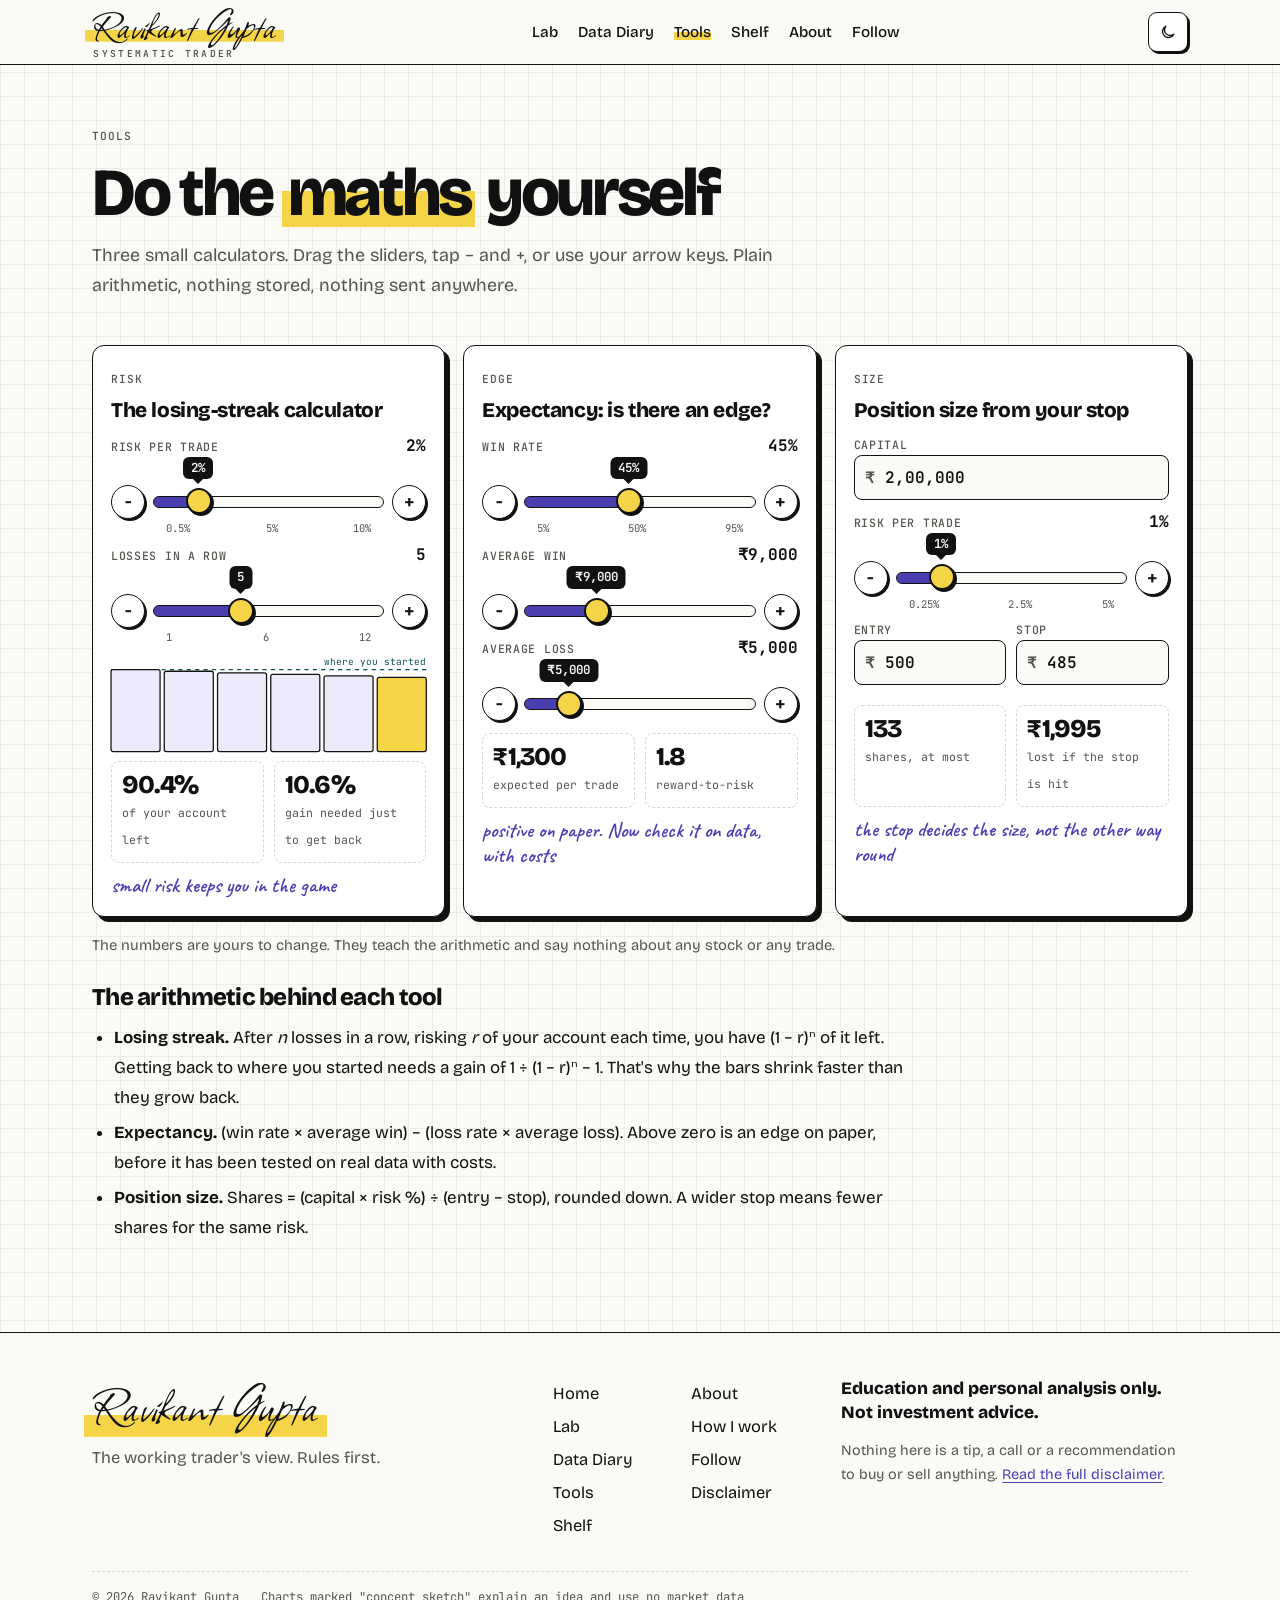
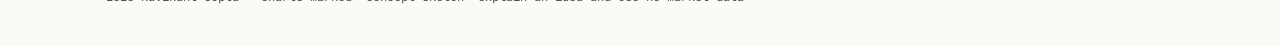
<file: tools/index.html>
<!doctype html>
<html lang="en">
<head>
<meta charset="utf-8">
<meta name="viewport" content="width=device-width, initial-scale=1">
<title>Tools: do the maths yourself · Ravikant Gupta</title>
<meta name="description" content="Free trading calculators for losing streaks and recovery, expectancy, and position size from your stop. Plain arithmetic in your browser.">
<link rel="canonical" href="https://ravikantgupta.in/tools/">
<meta property="og:site_name" content="Ravikant Gupta">
<meta property="og:type" content="website">
<meta property="og:title" content="Tools: do the maths yourself">
<meta property="og:description" content="Free trading calculators for losing streaks and recovery, expectancy, and position size from your stop. Plain arithmetic in your browser.">
<meta property="og:url" content="https://ravikantgupta.in/tools/">
<meta property="og:image" content="https://ravikantgupta.in/img/og/default.png">
<meta property="og:image:width" content="1200">
<meta property="og:image:height" content="630">
<meta name="twitter:card" content="summary_large_image">
<meta name="twitter:site" content="@ravikant_market">
<meta name="twitter:creator" content="@ravikant_market">
<meta name="theme-color" content="#FAFAF7" media="(prefers-color-scheme: light)">
<meta name="theme-color" content="#151410" media="(prefers-color-scheme: dark)">
<link rel="icon" href="../icon-512.png" type="image/png" sizes="512x512">
<link rel="apple-touch-icon" href="../icon-512.png">
<link rel="alternate" type="application/rss+xml" title="Ravikant Gupta" href="../feed.xml">
<link rel="preconnect" href="https://fonts.googleapis.com">
<link rel="preconnect" href="https://fonts.gstatic.com" crossorigin>
<link rel="stylesheet" href="https://fonts.googleapis.com/css2?family=Bricolage+Grotesque:opsz,wght@12..96,400;12..96,500;12..96,700;12..96,800&family=Caveat:wght@500;600;700&family=Allison&family=Instrument+Serif:ital@1&family=JetBrains+Mono:wght@400;500;600&display=swap">
<link rel="stylesheet" href="../assets/site.css?v=fc3e55da">
<script>(function(d){try{var t=localStorage.getItem('theme');if(t)d.setAttribute('data-theme',t);}catch(e){}if('IntersectionObserver' in window&&!matchMedia('(prefers-reduced-motion: reduce)').matches){d.classList.add('js');setTimeout(function(){if(!window.__siteReady)d.classList.remove('js');},4000);}})(document.documentElement);</script>
</head>
<body class="">
<a class="skip" href="#main">Skip to content</a>
<div class="progress" id="progress" aria-hidden="true"></div>
<header class="site"><div class="wrap">
  <div class="bar">
    <a class="wordmark" href="../" aria-label="Ravikant Gupta, home"><span class="n" aria-hidden="true">Ravikant Gupta</span><span class="s" aria-hidden="true">Systematic trader</span></a>
    <nav class="main" aria-label="Main"><ul><li><a href="../lab/">Lab</a></li><li><a href="../data-diary/">Data Diary</a></li><li><a href="../tools/" aria-current="page">Tools</a></li><li><a href="../shelf/">Shelf</a></li><li><a href="../about/">About</a></li><li><a href="../follow/">Follow</a></li></ul></nav>
    <div class="tools">
      <button class="ib" id="theme" type="button" aria-label="Switch between light and dark" title="Light / dark">
        <svg class="moon" width="18" height="18" viewBox="0 0 24 24" fill="none" stroke="currentColor" stroke-width="1.8" aria-hidden="true"><path d="M20 14.5A8 8 0 1 1 9.5 4a6.5 6.5 0 0 0 10.5 10.5z"/></svg>
        <svg class="sun" width="18" height="18" viewBox="0 0 24 24" fill="none" stroke="currentColor" stroke-width="1.8" aria-hidden="true"><circle cx="12" cy="12" r="4"/><path d="M12 2v2M12 20v2M2 12h2M20 12h2M4.9 4.9l1.4 1.4M17.7 17.7l1.4 1.4M4.9 19.1l1.4-1.4M17.7 6.3l1.4-1.4"/></svg></button>
      <button class="ib menu-btn" id="menu" type="button" aria-expanded="false" aria-controls="drawer" aria-label="Open menu"><svg width="18" height="18" viewBox="0 0 24 24" fill="none" stroke="currentColor" stroke-width="1.8" aria-hidden="true"><path d="M4 7h16M4 12h10M4 17h16"/></svg></button>
    </div>
  </div>
  <nav class="drawer" id="drawer" aria-label="Mobile"><ul><li><a href="../">Home</a></li><li><a href="../lab/">Lab</a></li><li><a href="../data-diary/">Data Diary</a></li><li><a href="../tools/" aria-current="page">Tools</a></li><li><a href="../shelf/">Shelf</a></li><li><a href="../about/">About</a></li><li><a href="../follow/">Follow</a></li></ul></nav>
</div></header>
<main id="main">
<div class="page-head"><div class="wrap"><span class="label">Tools</span><h1>Do the <span class="hl">maths</span> yourself</h1><p class="lede">Three small calculators. Drag the sliders, tap − and +, or use your arrow keys. Plain arithmetic, nothing stored, nothing sent anywhere.</p></div></div>
<section class="blk tight"><div class="wrap">
  <div class="tools-grid"><form class="page tool" aria-labelledby="ts-h" onsubmit="return false"><span class="label">Risk</span><h2 id="ts-h" class="h3">The losing-streak calculator</h2><div class="field"><label for="sRisk">Risk per trade <output id="sRiskO" for="sRisk">2%</output></label><div class="sl"><button type="button" class="sb" data-for="sRisk" data-d="-1" aria-label="Less risk per trade">−</button><div class="track"><span class="bubble" aria-hidden="true"></span><input class="rg" type="range" id="sRisk" min="0.5" max="10" step="0.5" value="2" data-fmt="pct"></div><button type="button" class="sb" data-for="sRisk" data-d="1" aria-label="More risk per trade">+</button></div><div class="ticks" aria-hidden="true"><span>0.5%</span><span>5%</span><span>10%</span></div></div><div class="field"><label for="sN">Losses in a row <output id="sNO" for="sN">5</output></label><div class="sl"><button type="button" class="sb" data-for="sN" data-d="-1" aria-label="Fewer losses in a row">−</button><div class="track"><span class="bubble" aria-hidden="true"></span><input class="rg" type="range" id="sN" min="1" max="12" step="1" value="5" data-fmt="int"></div><button type="button" class="sb" data-for="sN" data-d="1" aria-label="More losses in a row">+</button></div><div class="ticks" aria-hidden="true"><span>1</span><span>6</span><span>12</span></div></div><svg id="sBars" viewBox="0 0 300 92" aria-hidden="true"></svg><div class="readout" aria-live="polite"><div><b id="sLeft">90.4%</b><span>of your account left</span></div><div><b id="sNeed">10.6%</b><span>gain needed just to get back</span></div></div><p class="lesson" id="sMsg">small risk keeps you in the game</p></form><form class="page tool" aria-labelledby="te-h" onsubmit="return false"><span class="label">Edge</span><h2 id="te-h" class="h3">Expectancy: is there an edge?</h2><div class="field"><label for="eW">Win rate <output id="eWO" for="eW">45%</output></label><div class="sl"><button type="button" class="sb" data-for="eW" data-d="-1" aria-label="Lower win rate">−</button><div class="track"><span class="bubble" aria-hidden="true"></span><input class="rg" type="range" id="eW" min="5" max="95" step="1" value="45" data-fmt="pct"></div><button type="button" class="sb" data-for="eW" data-d="1" aria-label="Higher win rate">+</button></div><div class="ticks" aria-hidden="true"><span>5%</span><span>50%</span><span>95%</span></div></div><div class="field"><label for="eA">Average win <output id="eAO" for="eA">₹9,000</output></label><div class="sl"><button type="button" class="sb" data-for="eA" data-d="-1" aria-label="Smaller average win">−</button><div class="track"><span class="bubble" aria-hidden="true"></span><input class="rg" type="range" id="eA" min="500" max="30000" step="500" value="9000" data-fmt="inr"></div><button type="button" class="sb" data-for="eA" data-d="1" aria-label="Bigger average win">+</button></div></div><div class="field"><label for="eL">Average loss <output id="eLO" for="eL">₹5,000</output></label><div class="sl"><button type="button" class="sb" data-for="eL" data-d="-1" aria-label="Smaller average loss">−</button><div class="track"><span class="bubble" aria-hidden="true"></span><input class="rg" type="range" id="eL" min="500" max="30000" step="500" value="5000" data-fmt="inr"></div><button type="button" class="sb" data-for="eL" data-d="1" aria-label="Bigger average loss">+</button></div></div><div class="readout" aria-live="polite"><div><b id="eOut">₹1,300</b><span>expected per trade</span></div><div><b id="eRR">1.8</b><span>reward-to-risk</span></div></div><p class="lesson" id="eMsg">win rate means nothing without the size of wins and losses</p></form><form class="page tool" aria-labelledby="tz-h" onsubmit="return false"><span class="label">Size</span><h2 id="tz-h" class="h3">Position size from your stop</h2><div class="field"><label for="zC">Capital</label><div class="money"><span>₹</span><input type="text" id="zC" value="2,00,000" inputmode="numeric" autocomplete="off"></div></div><div class="field"><label for="zR">Risk per trade <output id="zRO" for="zR">1%</output></label><div class="sl"><button type="button" class="sb" data-for="zR" data-d="-1" aria-label="Less risk per trade">−</button><div class="track"><span class="bubble" aria-hidden="true"></span><input class="rg" type="range" id="zR" min="0.25" max="5" step="0.25" value="1" data-fmt="pct"></div><button type="button" class="sb" data-for="zR" data-d="1" aria-label="More risk per trade">+</button></div><div class="ticks" aria-hidden="true"><span>0.25%</span><span>2.5%</span><span>5%</span></div></div><div class="grid2"><div class="field"><label for="zE">Entry</label><div class="money"><span>₹</span><input type="text" id="zE" value="500" inputmode="decimal" autocomplete="off"></div></div><div class="field"><label for="zS">Stop</label><div class="money"><span>₹</span><input type="text" id="zS" value="485" inputmode="decimal" autocomplete="off"></div></div></div><div class="readout" aria-live="polite"><div><b id="zQ">133</b><span>shares, at most</span></div><div><b id="zAmt">₹1,995</b><span>lost if the stop is hit</span></div></div><p class="lesson">the stop decides the size, not the other way round</p></form></div>
  <p class="tool-note">The numbers are yours to change. They teach the arithmetic and say nothing about any stock or any trade.</p>
  <div class="prose narrow"><h2 id="the-arithmetic-behind-each-tool">The arithmetic behind each tool</h2>
<ul><li><strong>Losing streak.</strong> After <em>n</em> losses in a row, risking <em>r</em> of your account each time, you have (1 − r)ⁿ of it left. Getting back to where you started needs a gain of 1 ÷ (1 − r)ⁿ − 1. That's why the bars shrink faster than they grow back.</li><li><strong>Expectancy.</strong> (win rate × average win) − (loss rate × average loss). Above zero is an edge on paper, before it has been tested on real data with costs.</li><li><strong>Position size.</strong> Shares = (capital × risk %) ÷ (entry − stop), rounded down. A wider stop means fewer shares for the same risk.</li></ul></div>
</div></section>
</main>
<footer class="site"><div class="wrap">
  <div class="foot-grid">
    <div><div class="foot-sig" aria-hidden="true"><span>Ravikant Gupta</span></div><p class="muted" style="margin:10px 0 0">The working trader's view. Rules first.</p></div>
    <nav aria-label="Footer"><ul><li><a href="../">Home</a></li><li><a href="../lab/">Lab</a></li><li><a href="../data-diary/">Data Diary</a></li><li><a href="../tools/">Tools</a></li><li><a href="../shelf/">Shelf</a></li><li><a href="../about/">About</a></li><li><a href="../about/#how">How I work</a></li><li><a href="../follow/">Follow</a></li><li><a href="../disclaimer/">Disclaimer</a></li></ul></nav>
    <div>
      <p class="disc">Education and personal analysis only. Not investment advice.</p>
      <p class="muted small">Nothing here is a tip, a call or a recommendation to buy or sell anything. <a href="../disclaimer/">Read the full disclaimer</a>.</p>
    </div>
  </div>
  <div class="legal"><span>© 2026 Ravikant Gupta</span><span>Charts marked "concept sketch" explain an idea and use no market data</span></div>
</div></footer>
<script src="../assets/site.js?v=fc3e55da" defer></script><script src="../assets/tools.js?v=fc3e55da" defer></script>
</body>
</html>
</file>
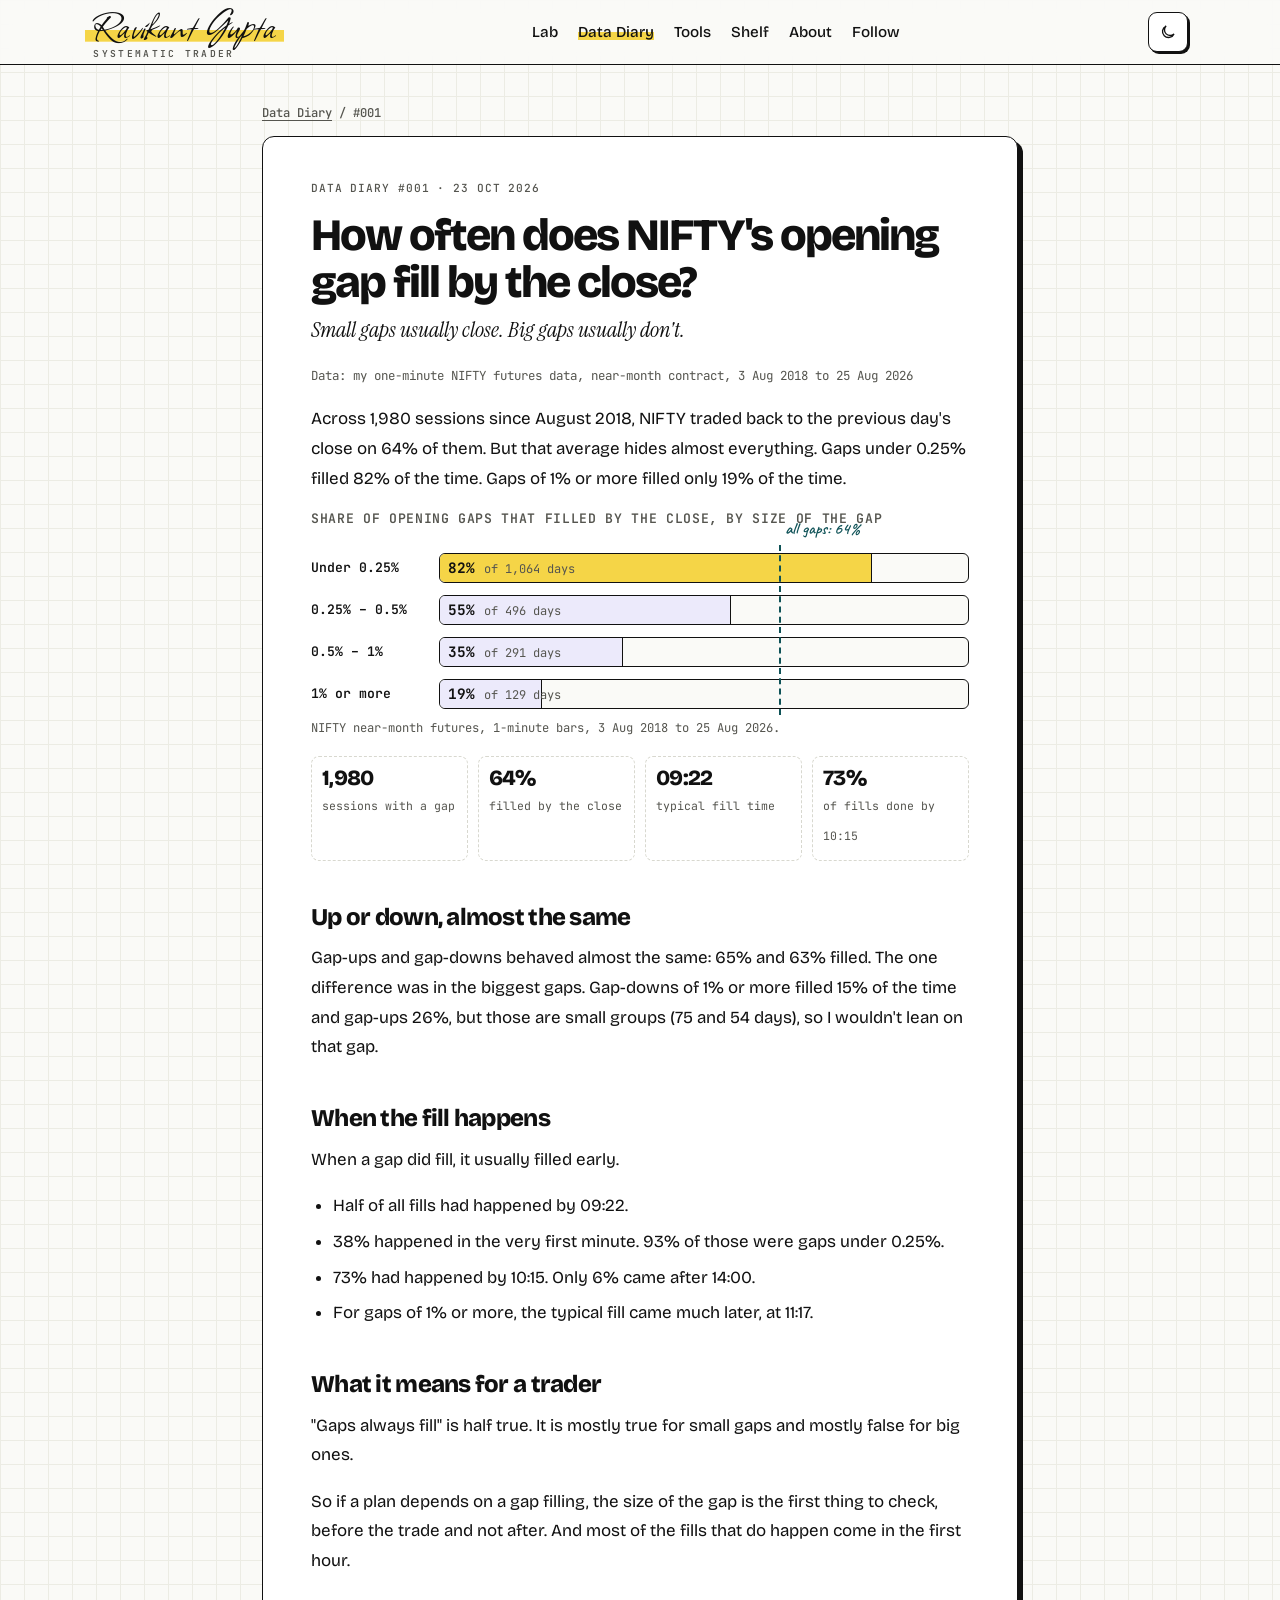
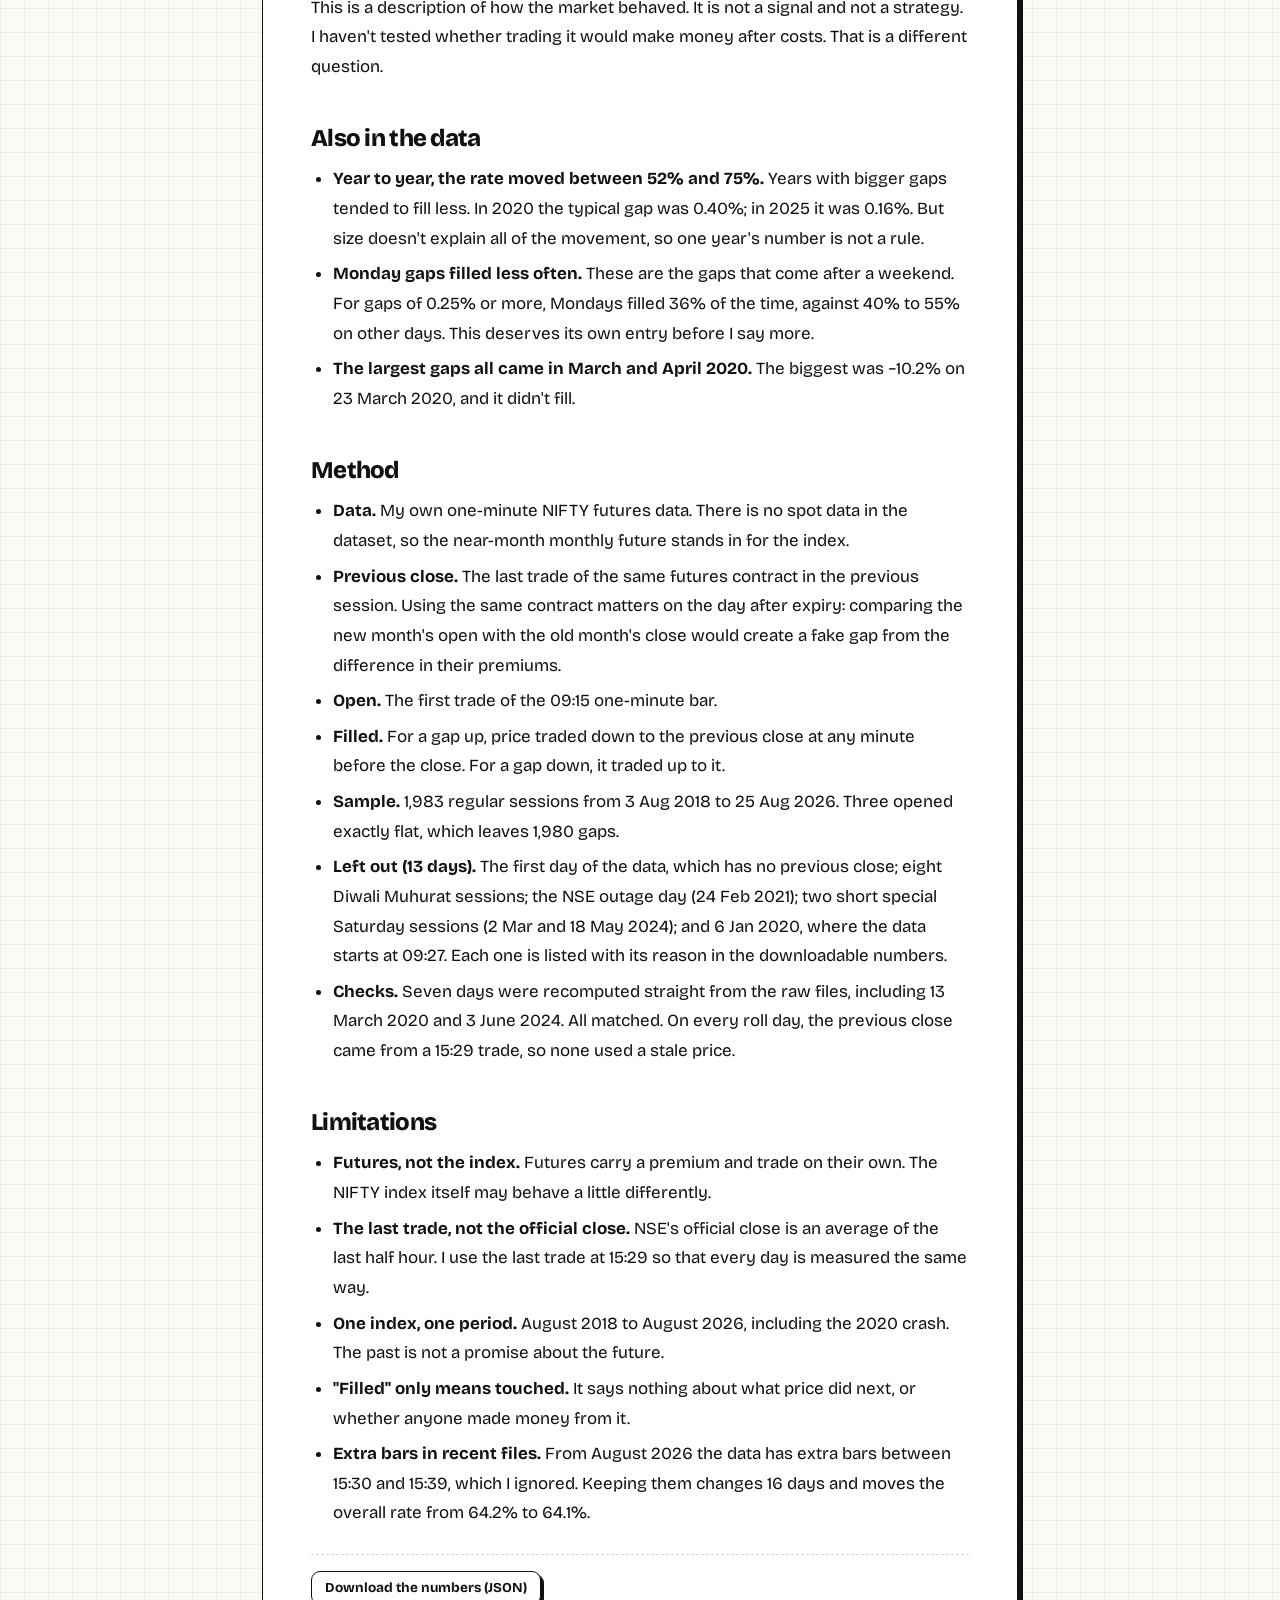
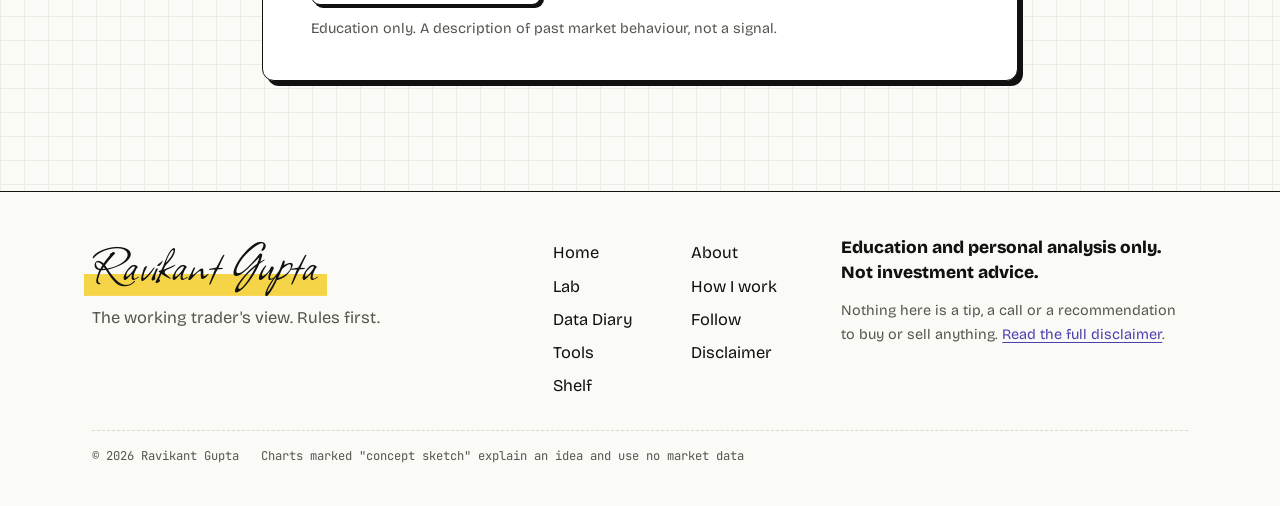
<file: data-diary/001/index.html>
<!doctype html>
<html lang="en">
<head>
<meta charset="utf-8">
<meta name="viewport" content="width=device-width, initial-scale=1">
<title>Data Diary #001: How often does NIFTY's opening gap fill by the close? · Ravikant Gupta</title>
<meta name="description" content="Small gaps usually close. Big gaps usually don&#x27;t.">
<link rel="canonical" href="https://ravikantgupta.in/data-diary/001/">
<meta property="og:site_name" content="Ravikant Gupta">
<meta property="og:type" content="article">
<meta property="og:title" content="Data Diary #001: How often does NIFTY&#x27;s opening gap fill by the close?">
<meta property="og:description" content="Small gaps usually close. Big gaps usually don&#x27;t.">
<meta property="og:url" content="https://ravikantgupta.in/data-diary/001/">
<meta property="og:image" content="https://ravikantgupta.in/img/og/data-diary-001.png">
<meta property="og:image:width" content="1200">
<meta property="og:image:height" content="630">
<meta name="twitter:card" content="summary_large_image">
<meta name="twitter:site" content="@ravikant_market">
<meta name="twitter:creator" content="@ravikant_market">
<meta name="theme-color" content="#FAFAF7" media="(prefers-color-scheme: light)">
<meta name="theme-color" content="#151410" media="(prefers-color-scheme: dark)">
<link rel="icon" href="../../icon-512.png" type="image/png" sizes="512x512">
<link rel="apple-touch-icon" href="../../icon-512.png">
<link rel="alternate" type="application/rss+xml" title="Ravikant Gupta" href="../../feed.xml">
<link rel="preconnect" href="https://fonts.googleapis.com">
<link rel="preconnect" href="https://fonts.gstatic.com" crossorigin>
<link rel="stylesheet" href="https://fonts.googleapis.com/css2?family=Bricolage+Grotesque:opsz,wght@12..96,400;12..96,500;12..96,700;12..96,800&family=Caveat:wght@500;600;700&family=Allison&family=Instrument+Serif:ital@1&family=JetBrains+Mono:wght@400;500;600&display=swap">
<link rel="stylesheet" href="../../assets/site.css?v=fc3e55da">
<script>(function(d){try{var t=localStorage.getItem('theme');if(t)d.setAttribute('data-theme',t);}catch(e){}if('IntersectionObserver' in window&&!matchMedia('(prefers-reduced-motion: reduce)').matches){d.classList.add('js');setTimeout(function(){if(!window.__siteReady)d.classList.remove('js');},4000);}})(document.documentElement);</script>
<script type="application/ld+json">{"@context": "https://schema.org", "@type": "Article", "headline": "How often does NIFTY's opening gap fill by the close?", "description": "Small gaps usually close. Big gaps usually don't.", "datePublished": "2026-10-23", "url": "https://ravikantgupta.in/data-diary/001/", "author": {"@type": "Person", "name": "Ravikant Gupta", "url": "https://ravikantgupta.in/"}}</script>
</head>
<body class="">
<a class="skip" href="#main">Skip to content</a>
<div class="progress" id="progress" aria-hidden="true"></div>
<header class="site"><div class="wrap">
  <div class="bar">
    <a class="wordmark" href="../../" aria-label="Ravikant Gupta, home"><span class="n" aria-hidden="true">Ravikant Gupta</span><span class="s" aria-hidden="true">Systematic trader</span></a>
    <nav class="main" aria-label="Main"><ul><li><a href="../../lab/">Lab</a></li><li><a href="../../data-diary/" aria-current="page">Data Diary</a></li><li><a href="../../tools/">Tools</a></li><li><a href="../../shelf/">Shelf</a></li><li><a href="../../about/">About</a></li><li><a href="../../follow/">Follow</a></li></ul></nav>
    <div class="tools">
      <button class="ib" id="theme" type="button" aria-label="Switch between light and dark" title="Light / dark">
        <svg class="moon" width="18" height="18" viewBox="0 0 24 24" fill="none" stroke="currentColor" stroke-width="1.8" aria-hidden="true"><path d="M20 14.5A8 8 0 1 1 9.5 4a6.5 6.5 0 0 0 10.5 10.5z"/></svg>
        <svg class="sun" width="18" height="18" viewBox="0 0 24 24" fill="none" stroke="currentColor" stroke-width="1.8" aria-hidden="true"><circle cx="12" cy="12" r="4"/><path d="M12 2v2M12 20v2M2 12h2M20 12h2M4.9 4.9l1.4 1.4M17.7 17.7l1.4 1.4M4.9 19.1l1.4-1.4M17.7 6.3l1.4-1.4"/></svg></button>
      <button class="ib menu-btn" id="menu" type="button" aria-expanded="false" aria-controls="drawer" aria-label="Open menu"><svg width="18" height="18" viewBox="0 0 24 24" fill="none" stroke="currentColor" stroke-width="1.8" aria-hidden="true"><path d="M4 7h16M4 12h10M4 17h16"/></svg></button>
    </div>
  </div>
  <nav class="drawer" id="drawer" aria-label="Mobile"><ul><li><a href="../../">Home</a></li><li><a href="../../lab/">Lab</a></li><li><a href="../../data-diary/" aria-current="page">Data Diary</a></li><li><a href="../../tools/">Tools</a></li><li><a href="../../shelf/">Shelf</a></li><li><a href="../../about/">About</a></li><li><a href="../../follow/">Follow</a></li></ul></nav>
</div></header>
<main id="main">
<div class="wrap narrow entry-wrap">
  <nav class="crumbs" aria-label="Breadcrumb"><a href="../">Data Diary</a> / #001</nav>
  <article class="page entry dd-entry">
    <span class="label">Data Diary #001 · 23 Oct 2026</span>
    <h1>How often does NIFTY's opening gap fill by the close?</h1>
    <p class="finding">Small gaps usually close. Big gaps usually don't.</p>
    <p class="meta">Data: my one-minute NIFTY futures data, near-month contract, 3 Aug 2018 to 25 Aug 2026</p>
    <div class="prose"><p>Across 1,980 sessions since August 2018, NIFTY traded back to the previous day's close on 64% of them. But that average hides almost everything. Gaps under 0.25% filled 82% of the time. Gaps of 1% or more filled only 19% of the time.</p>
<figure class="chart" aria-label="Gaps under 0.25%: 82% filled, 1,064 days. 0.25% to 0.5%: 55%, 496 days. 0.5% to 1%: 35%, 291 days. 1% or more: 19%, 129 days. All gaps: 64% of 1,980 days."><p class="chart-title">Share of opening gaps that filled by the close, by size of the gap</p><div class="bars" data-anim><div class="brow"><span class="bl">Under 0.25%</span><span class="bt"><span class="bf" style="--w:81.90%"></span><span class="bv">82% <small>of 1,064 days</small></span></span></div><div class="brow"><span class="bl">0.25% – 0.5%</span><span class="bt"><span class="bf" style="--w:55.20%"></span><span class="bv">55% <small>of 496 days</small></span></span></div><div class="brow"><span class="bl">0.5% – 1%</span><span class="bt"><span class="bf" style="--w:34.70%"></span><span class="bv">35% <small>of 291 days</small></span></span></div><div class="brow"><span class="bl">1% or more</span><span class="bt"><span class="bf" style="--w:19.40%"></span><span class="bv">19% <small>of 129 days</small></span></span></div><span class="avgline" style="--x:0.6420" aria-hidden="true"><span>all gaps: 64%</span></span></div><figcaption>NIFTY near-month futures, 1-minute bars, 3 Aug 2018 to 25 Aug 2026.</figcaption></figure>
<div class="stats"><div><b>1,980</b><span>sessions with a gap</span></div><div><b>64%</b><span>filled by the close</span></div><div><b>09:22</b><span>typical fill time</span></div><div><b>73%</b><span>of fills done by 10:15</span></div></div>
<h2 id="up-or-down-almost-the-same">Up or down, almost the same</h2>
<p>Gap-ups and gap-downs behaved almost the same: 65% and 63% filled. The one difference was in the biggest gaps. Gap-downs of 1% or more filled 15% of the time and gap-ups 26%, but those are small groups (75 and 54 days), so I wouldn't lean on that gap.</p>
<h2 id="when-the-fill-happens">When the fill happens</h2>
<p>When a gap did fill, it usually filled early.</p>
<ul><li>Half of all fills had happened by 09:22.</li><li>38% happened in the very first minute. 93% of those were gaps under 0.25%.</li><li>73% had happened by 10:15. Only 6% came after 14:00.</li><li>For gaps of 1% or more, the typical fill came much later, at 11:17.</li></ul>
<h2 id="what-it-means-for-a-trader">What it means for a trader</h2>
<p>"Gaps always fill" is half true. It is mostly true for small gaps and mostly false for big ones.</p>
<p>So if a plan depends on a gap filling, the size of the gap is the first thing to check, before the trade and not after. And most of the fills that do happen come in the first hour.</p>
<p>This is a description of how the market behaved. It is not a signal and not a strategy. I haven't tested whether trading it would make money after costs. That is a different question.</p>
<h2 id="also-in-the-data">Also in the data</h2>
<ul><li><strong>Year to year, the rate moved between 52% and 75%.</strong> Years with bigger gaps tended to fill less. In 2020 the typical gap was 0.40%; in 2025 it was 0.16%. But size doesn't explain all of the movement, so one year's number is not a rule.</li><li><strong>Monday gaps filled less often.</strong> These are the gaps that come after a weekend. For gaps of 0.25% or more, Mondays filled 36% of the time, against 40% to 55% on other days. This deserves its own entry before I say more.</li><li><strong>The largest gaps all came in March and April 2020.</strong> The biggest was −10.2% on 23 March 2020, and it didn't fill.</li></ul>
<h2 id="method">Method</h2>
<ul><li><strong>Data.</strong> My own one-minute NIFTY futures data. There is no spot data in the dataset, so the near-month monthly future stands in for the index.</li><li><strong>Previous close.</strong> The last trade of the same futures contract in the previous session. Using the same contract matters on the day after expiry: comparing the new month's open with the old month's close would create a fake gap from the difference in their premiums.</li><li><strong>Open.</strong> The first trade of the 09:15 one-minute bar.</li><li><strong>Filled.</strong> For a gap up, price traded down to the previous close at any minute before the close. For a gap down, it traded up to it.</li><li><strong>Sample.</strong> 1,983 regular sessions from 3 Aug 2018 to 25 Aug 2026. Three opened exactly flat, which leaves 1,980 gaps.</li><li><strong>Left out (13 days).</strong> The first day of the data, which has no previous close; eight Diwali Muhurat sessions; the NSE outage day (24 Feb 2021); two short special Saturday sessions (2 Mar and 18 May 2024); and 6 Jan 2020, where the data starts at 09:27. Each one is listed with its reason in the downloadable numbers.</li><li><strong>Checks.</strong> Seven days were recomputed straight from the raw files, including 13 March 2020 and 3 June 2024. All matched. On every roll day, the previous close came from a 15:29 trade, so none used a stale price.</li></ul>
<h2 id="limitations">Limitations</h2>
<ul><li><strong>Futures, not the index.</strong> Futures carry a premium and trade on their own. The NIFTY index itself may behave a little differently.</li><li><strong>The last trade, not the official close.</strong> NSE's official close is an average of the last half hour. I use the last trade at 15:29 so that every day is measured the same way.</li><li><strong>One index, one period.</strong> August 2018 to August 2026, including the 2020 crash. The past is not a promise about the future.</li><li><strong>"Filled" only means touched.</strong> It says nothing about what price did next, or whether anyone made money from it.</li><li><strong>Extra bars in recent files.</strong> From August 2026 the data has extra bars between 15:30 and 15:39, which I ignored. Keeping them changes 16 days and moves the overall rate from 64.2% to 64.1%.</li></ul></div>
    <div class="entry-foot"><a class="btn small" href="../../data/data-diary-001.json" download>Download the numbers (JSON)</a><span class="muted small">Education only. A description of past market behaviour, not a signal.</span></div>
  </article>
  <nav class="entry-nav" aria-label="More entries"><span></span><span></span></nav>
</div>
</main>
<footer class="site"><div class="wrap">
  <div class="foot-grid">
    <div><div class="foot-sig" aria-hidden="true"><span>Ravikant Gupta</span></div><p class="muted" style="margin:10px 0 0">The working trader's view. Rules first.</p></div>
    <nav aria-label="Footer"><ul><li><a href="../../">Home</a></li><li><a href="../../lab/">Lab</a></li><li><a href="../../data-diary/">Data Diary</a></li><li><a href="../../tools/">Tools</a></li><li><a href="../../shelf/">Shelf</a></li><li><a href="../../about/">About</a></li><li><a href="../../about/#how">How I work</a></li><li><a href="../../follow/">Follow</a></li><li><a href="../../disclaimer/">Disclaimer</a></li></ul></nav>
    <div>
      <p class="disc">Education and personal analysis only. Not investment advice.</p>
      <p class="muted small">Nothing here is a tip, a call or a recommendation to buy or sell anything. <a href="../../disclaimer/">Read the full disclaimer</a>.</p>
    </div>
  </div>
  <div class="legal"><span>© 2026 Ravikant Gupta</span><span>Charts marked "concept sketch" explain an idea and use no market data</span></div>
</div></footer>
<script src="../../assets/site.js?v=fc3e55da" defer></script>
</body>
</html>
</file>
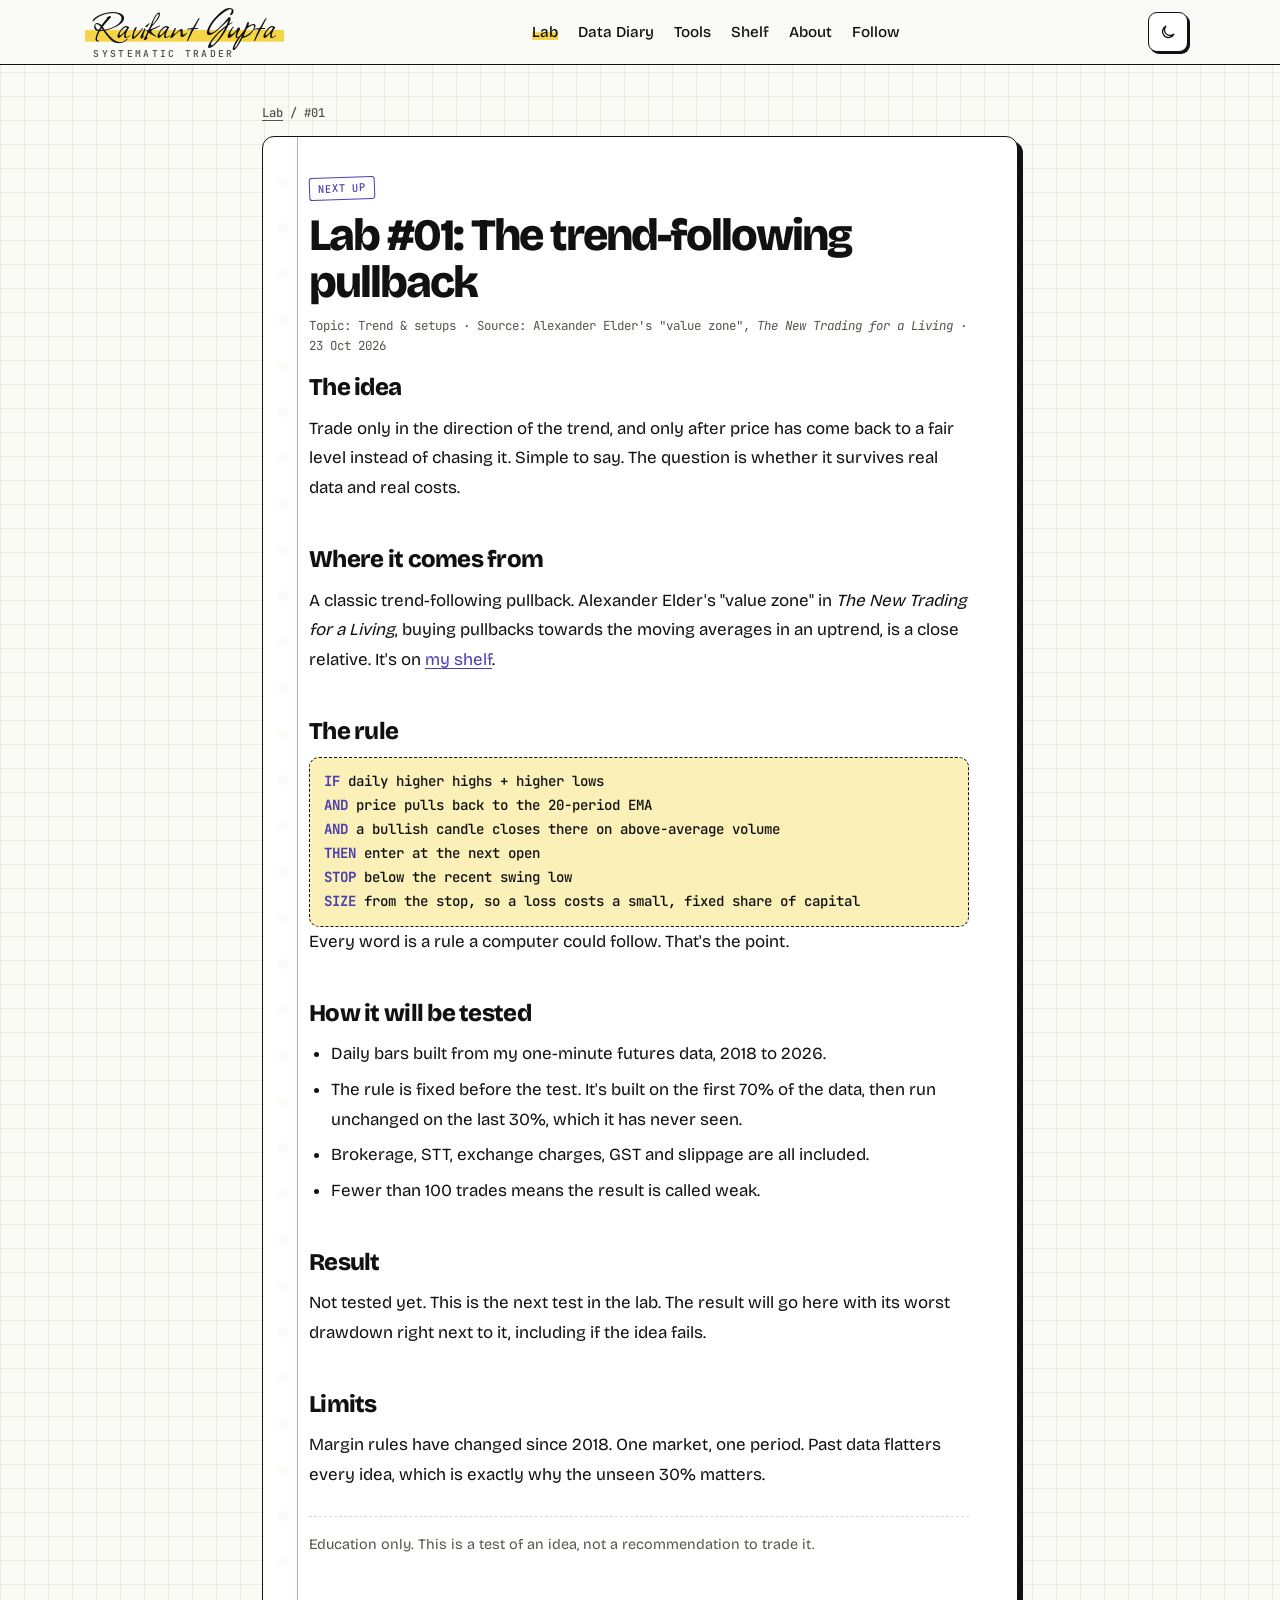
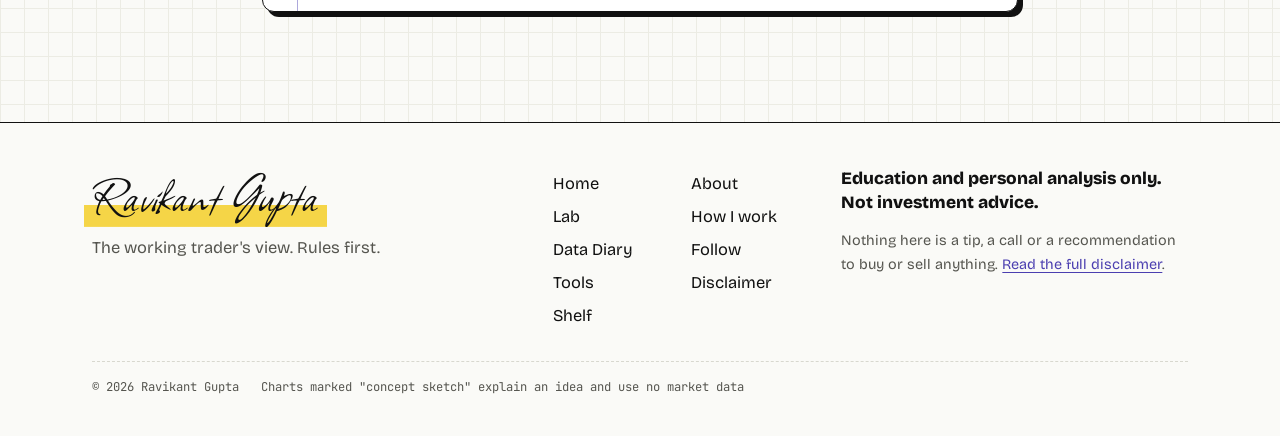
<file: lab/01-trend-following-pullback/index.html>
<!doctype html>
<html lang="en">
<head>
<meta charset="utf-8">
<meta name="viewport" content="width=device-width, initial-scale=1">
<title>Lab #01: The trend-following pullback · Ravikant Gupta</title>
<meta name="description" content="Trade only in the direction of the trend, and only after price has come back to a fair level instead of chasing it.">
<link rel="canonical" href="https://ravikantgupta.in/lab/01-trend-following-pullback/">
<meta property="og:site_name" content="Ravikant Gupta">
<meta property="og:type" content="article">
<meta property="og:title" content="Lab #01: The trend-following pullback">
<meta property="og:description" content="Trade only in the direction of the trend, and only after price has come back to a fair level instead of chasing it.">
<meta property="og:url" content="https://ravikantgupta.in/lab/01-trend-following-pullback/">
<meta property="og:image" content="https://ravikantgupta.in/img/og/default.png">
<meta property="og:image:width" content="1200">
<meta property="og:image:height" content="630">
<meta name="twitter:card" content="summary_large_image">
<meta name="twitter:site" content="@ravikant_market">
<meta name="twitter:creator" content="@ravikant_market">
<meta name="theme-color" content="#FAFAF7" media="(prefers-color-scheme: light)">
<meta name="theme-color" content="#151410" media="(prefers-color-scheme: dark)">
<link rel="icon" href="../../icon-512.png" type="image/png" sizes="512x512">
<link rel="apple-touch-icon" href="../../icon-512.png">
<link rel="alternate" type="application/rss+xml" title="Ravikant Gupta" href="../../feed.xml">
<link rel="preconnect" href="https://fonts.googleapis.com">
<link rel="preconnect" href="https://fonts.gstatic.com" crossorigin>
<link rel="stylesheet" href="https://fonts.googleapis.com/css2?family=Bricolage+Grotesque:opsz,wght@12..96,400;12..96,500;12..96,700;12..96,800&family=Caveat:wght@500;600;700&family=Allison&family=Instrument+Serif:ital@1&family=JetBrains+Mono:wght@400;500;600&display=swap">
<link rel="stylesheet" href="../../assets/site.css?v=fc3e55da">
<script>(function(d){try{var t=localStorage.getItem('theme');if(t)d.setAttribute('data-theme',t);}catch(e){}if('IntersectionObserver' in window&&!matchMedia('(prefers-reduced-motion: reduce)').matches){d.classList.add('js');setTimeout(function(){if(!window.__siteReady)d.classList.remove('js');},4000);}})(document.documentElement);</script>
<script type="application/ld+json">{"@context": "https://schema.org", "@type": "Article", "headline": "The trend-following pullback", "description": "Trade only in the direction of the trend, and only after price has come back to a fair level instead of chasing it.", "datePublished": "2026-10-23", "url": "https://ravikantgupta.in/lab/01-trend-following-pullback/", "author": {"@type": "Person", "name": "Ravikant Gupta", "url": "https://ravikantgupta.in/"}}</script>
</head>
<body class="">
<a class="skip" href="#main">Skip to content</a>
<div class="progress" id="progress" aria-hidden="true"></div>
<header class="site"><div class="wrap">
  <div class="bar">
    <a class="wordmark" href="../../" aria-label="Ravikant Gupta, home"><span class="n" aria-hidden="true">Ravikant Gupta</span><span class="s" aria-hidden="true">Systematic trader</span></a>
    <nav class="main" aria-label="Main"><ul><li><a href="../../lab/" aria-current="page">Lab</a></li><li><a href="../../data-diary/">Data Diary</a></li><li><a href="../../tools/">Tools</a></li><li><a href="../../shelf/">Shelf</a></li><li><a href="../../about/">About</a></li><li><a href="../../follow/">Follow</a></li></ul></nav>
    <div class="tools">
      <button class="ib" id="theme" type="button" aria-label="Switch between light and dark" title="Light / dark">
        <svg class="moon" width="18" height="18" viewBox="0 0 24 24" fill="none" stroke="currentColor" stroke-width="1.8" aria-hidden="true"><path d="M20 14.5A8 8 0 1 1 9.5 4a6.5 6.5 0 0 0 10.5 10.5z"/></svg>
        <svg class="sun" width="18" height="18" viewBox="0 0 24 24" fill="none" stroke="currentColor" stroke-width="1.8" aria-hidden="true"><circle cx="12" cy="12" r="4"/><path d="M12 2v2M12 20v2M2 12h2M20 12h2M4.9 4.9l1.4 1.4M17.7 17.7l1.4 1.4M4.9 19.1l1.4-1.4M17.7 6.3l1.4-1.4"/></svg></button>
      <button class="ib menu-btn" id="menu" type="button" aria-expanded="false" aria-controls="drawer" aria-label="Open menu"><svg width="18" height="18" viewBox="0 0 24 24" fill="none" stroke="currentColor" stroke-width="1.8" aria-hidden="true"><path d="M4 7h16M4 12h10M4 17h16"/></svg></button>
    </div>
  </div>
  <nav class="drawer" id="drawer" aria-label="Mobile"><ul><li><a href="../../">Home</a></li><li><a href="../../lab/" aria-current="page">Lab</a></li><li><a href="../../data-diary/">Data Diary</a></li><li><a href="../../tools/">Tools</a></li><li><a href="../../shelf/">Shelf</a></li><li><a href="../../about/">About</a></li><li><a href="../../follow/">Follow</a></li></ul></nav>
</div></header>
<main id="main">
<div class="wrap narrow entry-wrap">
  <nav class="crumbs" aria-label="Breadcrumb"><a href="../">Lab</a> / #01</nav>
  <article class="page holes entry">
    <span class="stamp v">Next up</span>
    <h1>Lab #01: The trend-following pullback</h1>
    <p class="meta">Topic: Trend &amp; setups · Source: Alexander Elder's "value zone", <em>The New Trading for a Living</em> · 23 Oct 2026</p>
    <div class="prose"><h2 id="the-idea">The idea</h2>
<p>Trade only in the direction of the trend, and only after price has come back to a fair level instead of chasing it. Simple to say. The question is whether it survives real data and real costs.</p>
<h2 id="where-it-comes-from">Where it comes from</h2>
<p>A classic trend-following pullback. Alexander Elder's "value zone" in <em>The New Trading for a Living</em>, buying pullbacks towards the moving averages in an uptrend, is a close relative. It's on <a href="../../shelf/">my shelf</a>.</p>
<h2 id="the-rule">The rule</h2>
<div class="rule"><b>IF</b> daily higher highs + higher lows<br><b>AND</b> price pulls back to the 20-period EMA<br><b>AND</b> a bullish candle closes there on above-average volume<br><b>THEN</b> enter at the next open<br><b>STOP</b> below the recent swing low<br><b>SIZE</b> from the stop, so a loss costs a small, fixed share of capital</div>
<p>Every word is a rule a computer could follow. That's the point.</p>
<h2 id="how-it-will-be-tested">How it will be tested</h2>
<ul><li>Daily bars built from my one-minute futures data, 2018 to 2026.</li><li>The rule is fixed before the test. It's built on the first 70% of the data, then run unchanged on the last 30%, which it has never seen.</li><li>Brokerage, STT, exchange charges, GST and slippage are all included.</li><li>Fewer than 100 trades means the result is called weak.</li></ul>
<h2 id="result">Result</h2>
<p>Not tested yet. This is the next test in the lab. The result will go here with its worst drawdown right next to it, including if the idea fails.</p>
<h2 id="limits">Limits</h2>
<p>Margin rules have changed since 2018. One market, one period. Past data flatters every idea, which is exactly why the unseen 30% matters.</p></div>
    <p class="entry-foot muted small">Education only. This is a test of an idea, not a recommendation to trade it.</p>
  </article>
  <nav class="entry-nav" aria-label="More entries"><span></span><span></span></nav>
</div>
</main>
<footer class="site"><div class="wrap">
  <div class="foot-grid">
    <div><div class="foot-sig" aria-hidden="true"><span>Ravikant Gupta</span></div><p class="muted" style="margin:10px 0 0">The working trader's view. Rules first.</p></div>
    <nav aria-label="Footer"><ul><li><a href="../../">Home</a></li><li><a href="../../lab/">Lab</a></li><li><a href="../../data-diary/">Data Diary</a></li><li><a href="../../tools/">Tools</a></li><li><a href="../../shelf/">Shelf</a></li><li><a href="../../about/">About</a></li><li><a href="../../about/#how">How I work</a></li><li><a href="../../follow/">Follow</a></li><li><a href="../../disclaimer/">Disclaimer</a></li></ul></nav>
    <div>
      <p class="disc">Education and personal analysis only. Not investment advice.</p>
      <p class="muted small">Nothing here is a tip, a call or a recommendation to buy or sell anything. <a href="../../disclaimer/">Read the full disclaimer</a>.</p>
    </div>
  </div>
  <div class="legal"><span>© 2026 Ravikant Gupta</span><span>Charts marked "concept sketch" explain an idea and use no market data</span></div>
</div></footer>
<script src="../../assets/site.js?v=fc3e55da" defer></script>
</body>
</html>
</file>
<file: assets/site.css>
/* ravikantgupta.in · "Lab Notebook" design · no red anywhere */
:root{
  --paper:#FAFAF7; --card:#FFFFFF; --grid:#ECECE4; --ink:#111111; --muted:#55554F; --line:#D8D8CF;
  --edge:#111111; --edge-hi:#111111; --on-hl:#111111; --on-violet:#FFFFFF;
  --hl:#F5D547; --logo-hl:#F5D547; --hl-soft:#FBF0B8; --teal:#0F5257; --teal-soft:#E1EEEE; --violet:#4B3FB0; --violet-soft:#ECEAFB;
  --sand-soft:#F3EBDD; --shadow:#111111;
  --mark-y:85%; --mark-h:45%;
  --bar:var(--violet-soft); --bar-hi:var(--hl);
  --tab0:var(--hl); --tab1:var(--violet-soft); --tab2:var(--teal-soft); --tab3:var(--sand-soft); --tab-ink:var(--ink);
  --sp0:#F7E9A8; --sp1:#DCD7FA; --sp2:#CFE6E6; --sp3:#DDE6F3; --sp4:#EFE3CF; --plank:var(--ink);
  --sans:"Bricolage Grotesque",system-ui,-apple-system,"Segoe UI",sans-serif; --serif:"Instrument Serif",Georgia,serif;
  --mono:"JetBrains Mono",ui-monospace,Consolas,monospace; --hand:"Caveat","Segoe Print",cursive; --script:"Allison","Segoe Script",cursive;
  color-scheme:light;
}
/* Dark: a warm "night notebook". Soft outlines instead of white ones, and the highlighter becomes a marker
   underline so light text never sits on yellow. Keep both blocks below identical. */
@media (prefers-color-scheme:dark){:root:not([data-theme="light"]){
  --paper:#151410; --card:#211F1A; --grid:#1D1C17; --ink:#EEEAE0; --muted:#A29D90; --line:#353229;
  --edge:#4D493F; --edge-hi:#8C8779; --on-hl:#14130F; --on-violet:#14130F;
  --hl:#E8C64A; --logo-hl:#7A6519; --hl-soft:#2E2914; --teal:#7FCEC6; --teal-soft:#15292A; --violet:#B6ACFF; --violet-soft:#26233F;
  --sand-soft:#2A251C; --shadow:#000000;
  --mark-y:100%; --mark-h:20%;
  --bar:#2D2950; --bar-hi:#5E4F17;
  --tab0:#E8C64A; --tab1:#B6ACFF; --tab2:#7FCEC6; --tab3:#E3D0A8; --tab-ink:#14130F;
  --sp0:#D9C46B; --sp1:#ACA4E3; --sp2:#93C6C0; --sp3:#A9BBD8; --sp4:#D4C09C; --plank:#4D493F;
  color-scheme:dark;}}
:root[data-theme="dark"]{
  --paper:#151410; --card:#211F1A; --grid:#1D1C17; --ink:#EEEAE0; --muted:#A29D90; --line:#353229;
  --edge:#4D493F; --edge-hi:#8C8779; --on-hl:#14130F; --on-violet:#14130F;
  --hl:#E8C64A; --logo-hl:#7A6519; --hl-soft:#2E2914; --teal:#7FCEC6; --teal-soft:#15292A; --violet:#B6ACFF; --violet-soft:#26233F;
  --sand-soft:#2A251C; --shadow:#000000;
  --mark-y:100%; --mark-h:20%;
  --bar:#2D2950; --bar-hi:#5E4F17;
  --tab0:#E8C64A; --tab1:#B6ACFF; --tab2:#7FCEC6; --tab3:#E3D0A8; --tab-ink:#14130F;
  --sp0:#D9C46B; --sp1:#ACA4E3; --sp2:#93C6C0; --sp3:#A9BBD8; --sp4:#D4C09C; --plank:#4D493F;
  color-scheme:dark;}
::selection{background:var(--hl);color:var(--on-hl)}
*{box-sizing:border-box}
html{scroll-behavior:smooth;scroll-padding-top:84px}
@media (prefers-reduced-motion:reduce){html{scroll-behavior:auto}*,*::before,*::after{animation-duration:.001ms!important;transition-duration:.001ms!important}}
body{margin:0;color:var(--ink);font:400 1.03rem/1.65 var(--sans);-webkit-font-smoothing:antialiased;background-color:var(--paper);
  background-image:linear-gradient(var(--grid) 1px,transparent 1px),linear-gradient(90deg,var(--grid) 1px,transparent 1px);background-size:24px 24px}
img{max-width:100%;height:auto}
a{color:var(--violet);text-underline-offset:3px}
:focus-visible{outline:2.5px solid var(--violet);outline-offset:3px;border-radius:4px}
.skip{position:absolute;left:-999px;top:8px;background:var(--hl);color:var(--on-hl);padding:8px 12px;border-radius:6px;z-index:50}
.skip:focus{left:8px}
.sr{position:absolute;width:1px;height:1px;overflow:hidden;clip:rect(0 0 0 0);white-space:nowrap}
.wrap{max-width:1160px;margin:0 auto;padding:0 16px}
@media (min-width:720px){.wrap{padding:0 32px}}
.narrow{max-width:820px}
.muted{color:var(--muted)}.small{font-size:.9rem}
.label{font:500 .7rem/1.25 var(--mono);letter-spacing:.08em;text-transform:uppercase;color:var(--muted)}
.stamp{display:inline-block;font:500 .66rem/1 var(--mono);text-transform:uppercase;letter-spacing:.08em;border:1.5px solid currentColor;color:var(--teal);padding:5px 8px;border-radius:3px;transform:rotate(-2deg);text-decoration:none}
.stamp.v{color:var(--violet)}.stamp.m{color:var(--muted)}
.hl{background:linear-gradient(var(--hl),var(--hl)) 0 var(--mark-y)/100% var(--mark-h) no-repeat;padding:0 .08em;color:inherit;-webkit-box-decoration-break:clone;box-decoration-break:clone}
.js .reveal .hl,.js .sh .hl{background-size:0% var(--mark-h);transition:background-size .9s cubic-bezier(.6,.1,.2,1) .15s}
.js .in .hl,.js .sh.in .hl{background-size:100% var(--mark-h)}
.js .hero h1 .hl,.js .page-head h1 .hl{background-size:0% var(--mark-h);animation:hl-sweep .9s .45s cubic-bezier(.6,.1,.2,1) forwards}
@keyframes hl-sweep{to{background-size:100% var(--mark-h)}}
.seedha{font:600 1.25rem/1.25 var(--hand);color:var(--violet);margin:8px 0 0}
.h3{font:800 1.3rem/1.2 var(--sans);letter-spacing:-.02em;margin:8px 0 10px}
.progress{position:fixed;top:0;left:0;height:3px;width:100%;background:var(--violet);transform-origin:0 50%;transform:scaleX(0);z-index:30}

/* header */
header.site{position:sticky;top:0;z-index:20;background:color-mix(in srgb,var(--paper) 88%,transparent);backdrop-filter:blur(8px);border-bottom:1.5px solid var(--edge)}
.bar{display:flex;align-items:center;justify-content:space-between;gap:16px;min-height:64px}
/* logo: handwritten name on a highlighter stroke, title in small capitals */
.wordmark{display:inline-flex;flex-direction:column;text-decoration:none;color:var(--ink);line-height:1;padding:4px 0}
.wordmark .n{font:400 2.65rem/.82 var(--script);white-space:nowrap;padding:0 .14em;margin-left:-.14em;
  background:linear-gradient(var(--logo-hl),var(--logo-hl)) 0 90%/100% 30% no-repeat}
.wordmark .s{font:600 .56rem/1 var(--mono);letter-spacing:.24em;text-transform:uppercase;color:var(--muted);margin:5px 0 0 .15em}
.wordmark.animate .n{animation:logo-sweep .8s .3s cubic-bezier(.6,.1,.2,1) both}
@keyframes logo-sweep{from{background-size:0% 30%}}
@media (min-width:720px){.wordmark .n{font-size:3rem}.wordmark .s{font-size:.6rem}}
@media (max-width:400px){.wordmark .n{font-size:2.3rem}.wordmark .s{font-size:.5rem}}
nav.main ul{display:none;list-style:none;margin:0;padding:0;gap:20px}
nav.main a{color:var(--ink);text-decoration:none;font-weight:500;font-size:.95rem;background:linear-gradient(var(--hl),var(--hl)) 0 var(--mark-y)/0 var(--mark-h) no-repeat;transition:background-size .25s}
nav.main a:hover,nav.main a[aria-current="page"]{background-size:100% var(--mark-h)}
@media (min-width:960px){nav.main ul{display:flex}}
.tools{display:flex;gap:8px}
.ib{appearance:none;border:1.5px solid var(--edge);background:var(--card);color:var(--ink);width:40px;height:40px;border-radius:9px;display:grid;place-items:center;cursor:pointer;box-shadow:2px 2px 0 var(--shadow);transition:transform .12s,box-shadow .12s}
.ib:active{transform:translate(2px,2px);box-shadow:none}
.ib .sun{display:none}:root[data-theme="dark"] .ib .sun{display:block}:root[data-theme="dark"] .ib .moon{display:none}
@media (prefers-color-scheme:dark){:root:not([data-theme="light"]) .ib .sun{display:block}:root:not([data-theme="light"]) .ib .moon{display:none}}
.menu-btn{display:grid}@media (min-width:960px){.menu-btn{display:none}}
.drawer{display:none}.drawer.open{display:block}
.drawer ul{list-style:none;margin:0;padding:6px 0 14px}
.drawer a{display:block;padding:12px 0;border-top:1px solid var(--line);color:var(--ink);text-decoration:none;font-weight:600;font-size:1.05rem}
.drawer a[aria-current="page"]{color:var(--violet)}

/* shared blocks */
.btn{display:inline-flex;align-items:center;gap:8px;padding:13px 18px;border-radius:9px;font:700 .95rem/1 var(--sans);text-decoration:none;color:var(--ink);background:var(--card);border:1.5px solid var(--edge);box-shadow:3px 3px 0 var(--shadow);transition:transform .12s,box-shadow .12s;cursor:pointer}
.btn:hover{transform:translate(-1px,-1px);box-shadow:4px 4px 0 var(--shadow)}
.btn:active{transform:translate(3px,3px);box-shadow:none}
.btn.primary{background:var(--hl);color:var(--on-hl)}
.btn.small{padding:9px 13px;font-size:.85rem}
.page{background:var(--card);border:1.5px solid var(--edge);border-radius:12px;padding:18px;box-shadow:5px 5px 0 var(--shadow);position:relative}
.page.holes{padding-left:46px}
.page.holes::before{content:"";position:absolute;left:14px;top:22px;bottom:22px;width:12px;background:radial-gradient(circle,var(--paper) 4.5px,transparent 5.5px) 0 0/12px 46px repeat-y}
.page.holes::after{content:"";position:absolute;left:34px;top:0;bottom:0;border-left:1.5px solid color-mix(in srgb,var(--violet) 45%,transparent)}
section.blk{padding:72px 0}
section.blk.tight{padding:36px 0 72px}
.sh{margin-bottom:28px;max-width:760px}
.sh h2{font:800 clamp(1.9rem,4.4vw,3rem)/1.03 var(--sans);letter-spacing:-.045em;margin:10px 0 10px}
.sh h2 i,.page-head h1 i{font:400 1.05em/1 var(--serif);font-style:italic}
.sh p{margin:0;color:var(--muted);font-size:1.07rem}
.page-head{padding:56px 0 8px}
.page-head h1{font:800 clamp(2.3rem,6vw,4.2rem)/1 var(--sans);letter-spacing:-.05em;margin:12px 0 14px;max-width:18ch}
.page-head .lede{max-width:62ch;color:var(--muted);font-size:1.12rem;margin:0}
.js .reveal{opacity:0;transform:translateY(18px);transition:opacity .6s ease,transform .6s ease}
.js .reveal.in{opacity:1;transform:none}
.more{margin:18px 0 0;font-weight:600}
.callout{margin-top:22px;border:1.5px solid var(--teal);border-radius:10px;padding:14px 16px;background:var(--teal-soft)}

/* hero (home) */
.hero{padding:56px 0 30px}
.hero-grid{display:grid;gap:36px;grid-template-columns:1fr}
@media (min-width:980px){.hero-grid{grid-template-columns:7fr 5fr;align-items:center}}
.hero-grid>*{min-width:0}
.hero h1{font:800 clamp(2.6rem,7.2vw,5.4rem)/.95 var(--sans);letter-spacing:-.05em;margin:16px 0 18px}
.hero h1 em{font:400 1.06em/1 var(--serif);font-style:italic;letter-spacing:-.01em}
.hero .lede{font-size:1.14rem;max-width:56ch;margin:0 0 22px}
.cta{display:flex;flex-wrap:wrap;gap:12px}
.creds{display:flex;flex-wrap:wrap;gap:8px;margin:22px 0 0;padding:0;list-style:none}
.creds li{font:500 .78rem/1 var(--mono);border:1.5px solid var(--edge);border-radius:999px;padding:7px 11px;background:var(--card)}
.check{max-width:440px;justify-self:center;width:100%;transform:rotate(1deg)}
.check h2{font:700 2rem/1 var(--hand);color:var(--violet);margin:0 0 4px}
.check ol{list-style:none;margin:8px 0 10px;padding:0}
.check li{display:grid;grid-template-columns:28px 1fr;gap:8px;align-items:start;padding:8px 0;border-top:1px dashed var(--line);font-size:.98rem}
.box{width:20px;height:20px;border:1.8px solid var(--edge-hi);border-radius:4px;margin-top:2px;position:relative;background:var(--paper)}
.box svg{position:absolute;inset:-4px -6px -2px -2px;width:28px;height:26px;overflow:visible}
.box path{fill:none;stroke:var(--violet);stroke-width:3;stroke-linecap:round;stroke-linejoin:round}
.js .box path{stroke-dasharray:30;stroke-dashoffset:30;transition:stroke-dashoffset .35s ease}
.js .check li.on .box path{stroke-dashoffset:0}
.check .foot{font-size:.9rem;color:var(--muted);margin:0}

/* story (home): "from a hunch to a written rule" */
.story{padding:30px 0 10px}
.rb{padding:0;overflow:hidden}
.rb-tabs{position:relative;display:flex;gap:0;border-bottom:1.5px solid var(--edge);overflow-x:auto;scrollbar-width:none}
.rb-tabs::-webkit-scrollbar{display:none}
.rb-tab{appearance:none;flex:1 0 auto;display:flex;align-items:center;gap:10px;padding:14px 18px;border:0;border-right:1px dashed var(--line);background:transparent;color:var(--muted);font:600 .95rem/1.1 var(--sans);cursor:pointer;text-align:left;white-space:nowrap}
.rb-tab:last-child{border-right:0}
.rb-tab span{display:grid;place-items:center;width:26px;height:26px;border-radius:50%;border:1.5px solid currentColor;font:700 .8rem/1 var(--mono);flex:none}
.rb-tab:hover{color:var(--ink)}
.rb-tab[aria-selected="true"]{color:var(--ink);background:var(--hl-soft)}
.rb-tab[aria-selected="true"] span{background:var(--hl);border-color:var(--on-hl);color:var(--on-hl)}
.rb-tab.done span{background:var(--violet);border-color:var(--violet);color:var(--on-violet)}
.rb-grid{display:grid;grid-template-columns:1fr;gap:0}
@media (min-width:980px){.rb-grid{grid-template-columns:minmax(0,7fr) minmax(0,5fr)}}
.rb-grid>*{min-width:0}
.rb-fig{margin:0;padding:22px 22px 16px;display:flex;flex-direction:column;gap:14px}
.fig-cap{font:400 .72rem/1.5 var(--mono);color:var(--muted);margin-top:auto}
.rb-stages{display:grid;gap:26px}
@media (min-width:980px){.live .rb-stages{min-height:300px}}
.rb-stage{animation:rb-in .35s ease both}
@keyframes rb-in{from{opacity:0;transform:translateY(6px)}}
.rb-stage+.rb-stage{border-top:1.5px dashed var(--line);padding-top:22px}.live .rb-stage+.rb-stage{border-top:0;padding-top:0}
.rb-hunch{font:700 clamp(2.2rem,5.4vw,3.6rem)/1.05 var(--hand);color:var(--violet);margin:14px 0 8px;transform:rotate(-1.5deg);transform-origin:left}
.rb-hunch.sm{font-size:clamp(1.9rem,4.4vw,2.7rem)}
.rb-word{background:none;color:inherit;text-decoration:underline wavy var(--teal) 2px;text-underline-offset:6px}
.rb-small{margin:6px 0 0;color:var(--muted);font-size:.95rem}
.rb-defs{display:grid;gap:10px;margin:14px 0 0}
.rb-defs div{display:grid;grid-template-columns:5.5em minmax(0,1fr);gap:12px;align-items:baseline;padding:10px 12px;border:1.5px dashed var(--line);border-radius:8px}
.rb-defs dt{font:700 1.35rem/1 var(--hand);color:var(--teal)}
.rb-defs dd{margin:0;font-size:1rem}
.rb-code{list-style:none;margin:14px 0 0;padding:14px 16px;border:1.5px dashed var(--edge);border-radius:10px;background:var(--hl-soft);font:500 .92rem/1.75 var(--mono)}
.rb-code li{display:grid;grid-template-columns:3.6em minmax(0,1fr)}
.rb-code b{color:var(--violet)}
.rb-code i{font-style:normal;padding:0 .2em;border-bottom:2px solid var(--violet);color:var(--violet)}
.rb-checks{list-style:none;margin:14px 0 0;padding:0;display:flex;flex-wrap:wrap;gap:8px}
.rb-checks li{font:600 .82rem/1 var(--mono);border:1.5px solid var(--edge);border-radius:999px;padding:8px 12px 8px 10px;background:var(--card)}
.rb-checks li::before{content:"✓ ";color:var(--teal);font-weight:800}
.rb-result{margin-top:18px;padding:14px 16px;border:1.5px solid var(--edge);border-radius:10px;background:var(--paper)}
.rb-bar{display:grid;grid-template-columns:7.5em minmax(0,1fr) 3em;gap:10px;align-items:center;margin-top:10px;font:600 .82rem/1.2 var(--mono)}
.rb-track{height:14px;border:1.5px solid var(--edge);border-radius:999px;overflow:hidden;background:var(--card)}
.rb-track span{display:block;height:100%;background:var(--bar-hi)}
.rb-bar:last-of-type .rb-track span{background:var(--bar)}
.rb-bar b{text-align:right}
.rb-verdict{margin:12px 0 0;font:700 1.35rem/1.2 var(--hand);color:var(--violet)}
.rb-verdict a{font:600 .9rem/1 var(--sans);margin-left:8px}.rb-side{display:flex;flex-direction:column;gap:16px;padding:18px;border-top:1.5px dashed var(--line)}
@media (min-width:980px){.rb-side{border-top:0;border-left:1.5px dashed var(--line);padding:24px}}
.rb-panel h3{font:800 1.45rem/1.15 var(--sans);letter-spacing:-.025em;margin:6px 0 8px}
.rb-panel p{margin:0;font-size:1.06rem}
.rb-panels{min-height:0}
@media (min-width:980px){.rb-panels{min-height:210px}}
.rb-panel+.rb-panel{margin-top:18px}.live .rb-panel+.rb-panel{margin-top:0}
.rb-nav{display:none;gap:8px}.live .rb-nav{display:flex}
.rb-nav button:disabled{opacity:.4;cursor:default;transform:none;box-shadow:none}
@media (max-width:640px){.rb-tab{padding:12px 14px;font-size:.88rem}.rb-fig{padding:14px 10px 10px}}
.rule{margin-top:12px;padding:12px 14px;border:1.5px dashed var(--edge);border-radius:10px;background:var(--hl-soft);font:500 .88rem/1.7 var(--mono)}
.rule b{color:var(--violet)}

/* start here */
.start{display:grid;gap:18px;grid-template-columns:1fr}
@media (min-width:700px){.start{grid-template-columns:1fr 1fr}}
@media (min-width:1080px){.start{grid-template-columns:repeat(4,1fr)}}
.icard{position:relative;display:flex;flex-direction:column;gap:8px;text-decoration:none;color:var(--ink);background:var(--card);border:1.5px solid var(--edge);border-radius:4px 12px 12px 12px;padding:20px 18px 16px;box-shadow:4px 4px 0 var(--shadow);transition:transform .15s,box-shadow .15s;margin-top:14px;min-height:220px}
.icard::before{content:attr(data-tab);position:absolute;top:-15px;left:-1.5px;font:500 .66rem/1 var(--mono);letter-spacing:.08em;text-transform:uppercase;background:var(--tabc,var(--hl));color:var(--tab-ink);border:1.5px solid var(--edge);border-bottom:0;border-radius:8px 8px 0 0;padding:6px 10px 5px}
.icard:hover{transform:translate(-2px,-2px);box-shadow:7px 7px 0 var(--shadow)}
.icard svg.ic{width:44px;height:44px}
.icard svg.ic *{fill:none;stroke:var(--ink);stroke-width:2;stroke-linecap:round;stroke-linejoin:round}
.icard svg.ic .accent{stroke:var(--violet)}
.icard h3{font:800 1.2rem/1.2 var(--sans);letter-spacing:-.02em;margin:4px 0 0}
.icard p{margin:0;color:var(--muted);font-size:.95rem}
.icard .go{margin-top:auto;display:flex;justify-content:space-between;align-items:center;font:600 1.25rem/1 var(--hand);color:var(--violet)}
.icard .go span:last-child{transition:transform .2s}
.icard:hover .go span:last-child{transform:translateX(6px)}

/* home: latest + lab cards, follow strip */
.two-col{display:grid;gap:24px;grid-template-columns:1fr}
@media (min-width:980px){.two-col{grid-template-columns:7fr 5fr;align-items:start}}
.two-col>*{min-width:0}
.dd-card h3,.lab-card h3{font:800 clamp(1.25rem,2.6vw,1.6rem)/1.2 var(--sans);letter-spacing:-.025em;margin:10px 0 6px}
.dd-card h3 a,.lab-card h3 a{color:var(--ink);text-decoration:none}
.dd-card h3 a:hover,.lab-card h3 a:hover{text-decoration:underline}
.dd-head{display:flex;flex-wrap:wrap;justify-content:space-between;gap:8px;align-items:center}
.finding{margin:4px 0 22px;font:400 1.35rem/1.3 var(--serif);font-style:italic}
.stack{display:grid;gap:20px}
.fs{display:flex;flex-wrap:wrap;gap:16px;justify-content:space-between;align-items:center}
.fs h2{font:800 clamp(1.4rem,3vw,2rem)/1.1 var(--sans);letter-spacing:-.03em;margin:8px 0 4px}
.fs p{margin:0}
.follow-strip{padding-top:0}

/* charts (Data Diary) */
.chart{margin:8px 0 18px}
.chart-title{font:600 .82rem/1.3 var(--mono);color:var(--muted);margin:0 0 24px;text-transform:uppercase;letter-spacing:.05em}
.chart figcaption{font:400 .76rem/1.5 var(--mono);color:var(--muted);margin-top:10px}
.bars{position:relative;display:grid;gap:12px;margin:26px 0 6px}
.brow{display:grid;grid-template-columns:118px minmax(0,1fr);gap:10px;align-items:center}
.brow .bl{font:600 .82rem/1.2 var(--mono)}
.bt{position:relative;height:30px;border:1.5px solid var(--edge);border-radius:6px;background:var(--paper);overflow:hidden}
.bf{position:absolute;left:0;top:0;bottom:0;width:var(--w);background:var(--bar);border-right:1.5px solid var(--edge);transition:width 1s cubic-bezier(.3,.7,.2,1)}
.brow:first-child .bf{background:var(--bar-hi)}
.js .bars[data-anim] .bf{width:0}
.js .bars[data-anim].in .bf{width:var(--w)}
.bv{position:absolute;left:8px;top:50%;transform:translateY(-50%);font:700 .9rem/1 var(--mono);white-space:nowrap;color:var(--ink)}
.bv small{font-weight:400;color:var(--muted)}
.avgline{position:absolute;top:-8px;bottom:-6px;left:calc(128px + (100% - 128px) * var(--x));width:0;border-left:2px dashed var(--teal);pointer-events:none}
.avgline span{position:absolute;top:-24px;left:4px;font:600 1.05rem/1 var(--hand);color:var(--teal);white-space:nowrap}
.stats{display:grid;grid-template-columns:repeat(2,minmax(0,1fr));gap:10px;margin:16px 0 22px}
@media (min-width:640px){.stats{grid-template-columns:repeat(4,minmax(0,1fr))}}
.stats div{border:1.5px dashed var(--line);border-radius:8px;padding:10px}
.stats b{display:block;font:800 1.35rem/1.1 var(--sans);letter-spacing:-.03em}
.stats span{font:400 .72rem/1.3 var(--mono);color:var(--muted)}

/* data diary index + lab index */
.entry-grid{display:grid;gap:24px;grid-template-columns:1fr;margin-bottom:26px}
@media (min-width:980px){.entry-grid{grid-template-columns:7fr 5fr;align-items:start}}
.entry-grid>*{min-width:0}
.year{font:800 1.6rem/1 var(--sans);letter-spacing:-.03em;margin:0 0 12px}
.archive{list-style:none;margin:0 0 28px;padding:0;display:grid;gap:14px}
.archive a{display:grid;grid-template-columns:auto 1fr;gap:4px 14px;padding:16px;background:var(--card);border:1.5px solid var(--edge);border-radius:10px;box-shadow:3px 3px 0 var(--shadow);text-decoration:none;color:var(--ink);transition:transform .12s,box-shadow .12s}
.archive a:hover{transform:translate(-2px,-2px);box-shadow:5px 5px 0 var(--shadow)}
.archive .no{grid-row:span 3;font:800 1.4rem/1.1 var(--sans);color:var(--violet)}
.archive .q{font:700 1.1rem/1.3 var(--sans)}
.archive .f{font:400 1.05rem/1.35 var(--serif);font-style:italic;color:var(--muted)}
.archive .d{font:400 .72rem/1.3 var(--mono);color:var(--muted)}
.facts{display:grid;gap:8px;margin-top:10px}
.facts div{border:1.5px dashed var(--line);border-radius:8px;padding:10px}
.facts b{display:block;font:800 1.15rem/1.2 var(--sans);letter-spacing:-.02em}
.facts span{font:400 .74rem/1.35 var(--mono);color:var(--muted)}
.queue{list-style:none;margin:8px 0 0;padding:0}
.queue li{padding:10px 0;border-top:1px dashed var(--line);font-weight:600;font-size:.95rem}
.queue li span{display:block;font:500 .68rem/1.4 var(--mono);color:var(--muted);text-transform:uppercase;letter-spacing:.06em}
.parts{list-style:none;margin:8px 0 0;padding:0;counter-reset:p}
.parts li{counter-increment:p;display:grid;grid-template-columns:34px 1fr;gap:8px;padding:11px 0;border-top:1px dashed var(--line)}
.parts li::before{content:counter(p);font:800 1.35rem/1.15 var(--sans);color:var(--teal)}
.parts b{display:block}
.parts span span{color:var(--muted);font-size:.94rem}
.index{margin-bottom:26px}
.index table{width:100%;border-collapse:collapse;font-size:.97rem;margin-top:8px}
.index th{font:500 .68rem/1 var(--mono);text-transform:uppercase;letter-spacing:.08em;color:var(--muted);text-align:left;padding:0 8px 10px;border-bottom:1.5px solid var(--edge)}
.index td{padding:14px 8px;border-bottom:1px dashed var(--line);vertical-align:top}
.index td:first-child{font:500 .85rem/1.6 var(--mono);color:var(--violet);white-space:nowrap}
.index td a{color:var(--ink);font-weight:600}
.index .src{display:block;font:400 .78rem/1.4 var(--mono);color:var(--muted);margin-top:2px}
@media (max-width:640px){.index th:nth-child(3),.index td:nth-child(3){display:none}}

/* entry pages */
.entry-wrap{padding:28px 16px 72px}
@media (min-width:720px){.entry-wrap{padding:40px 32px 88px}}
.crumbs{font:500 .76rem/1.4 var(--mono);color:var(--muted);margin-bottom:14px}
.crumbs a{color:var(--muted)}
.entry{padding-top:24px;padding-bottom:28px}
@media (min-width:720px){.entry{padding:36px 48px 40px 64px}.entry:not(.holes){padding-left:48px}}
.entry h1{font:800 clamp(1.8rem,4.4vw,2.8rem)/1.05 var(--sans);letter-spacing:-.045em;margin:12px 0 10px}
.entry .meta{font:400 .78rem/1.6 var(--mono);color:var(--muted);margin:0 0 18px}
.entry-foot{display:flex;flex-wrap:wrap;gap:12px;align-items:center;justify-content:space-between;margin-top:26px;padding-top:16px;border-top:1.5px dashed var(--line)}
.entry-nav{display:flex;justify-content:space-between;gap:12px;margin-top:22px;font-weight:600}
.draft-note{font:500 .78rem/1.5 var(--mono);background:var(--hl-soft);border:1.5px dashed var(--edge);border-radius:8px;padding:8px 10px;margin:0 0 14px}

/* prose */
.prose{font-size:1.06rem;line-height:1.75}
.prose>*:first-child{margin-top:0}
.prose h2{font:800 1.5rem/1.15 var(--sans);letter-spacing:-.03em;margin:1.8em 0 .5em}
.prose h3{font:700 1.15rem/1.25 var(--sans);margin:1.4em 0 .4em}
.prose p{margin:0 0 1em}
.prose ul,.prose ol{margin:0 0 1em;padding-left:1.3em}
.prose li{margin:.35em 0}
.prose hr{border:0;border-top:1.5px dashed var(--line);margin:2em 0}
.prose blockquote{margin:1.2em 0;padding:12px 16px;border-left:4px solid var(--violet);background:var(--violet-soft);border-radius:0 10px 10px 0}
.prose blockquote p{margin:0}
.prose blockquote.seedha{border-left-color:var(--hl);background:var(--hl-soft);font:inherit;color:inherit}
.prose code{font:500 .9em/1 var(--mono);background:var(--violet-soft);padding:2px 5px;border-radius:4px}
.prose pre{overflow-x:auto;background:var(--paper);border:1.5px solid var(--line);border-radius:8px;padding:12px}
.prose pre code{background:none;padding:0}
.table{overflow-x:auto;margin:1.2em 0;border:1.5px solid var(--edge);border-radius:10px}
.table table{border-collapse:collapse;width:100%;font-size:.95rem}
.table th{text-align:left;font:600 .76rem/1.3 var(--mono);text-transform:uppercase;letter-spacing:.04em;background:var(--hl-soft);padding:10px 12px;border-bottom:1.5px solid var(--edge)}
.table td{padding:9px 12px;border-top:1px dashed var(--line)}

/* tools + sliders */
.tools-grid{display:grid;gap:18px;grid-template-columns:1fr}
@media (min-width:980px){.tools-grid{grid-template-columns:repeat(3,minmax(0,1fr))}}
.tools-grid>*{min-width:0}
.tool .h3{margin-bottom:14px}
.field{margin:0 0 14px}
.field>label{display:flex;justify-content:space-between;align-items:baseline;font:500 .72rem/1.3 var(--mono);text-transform:uppercase;letter-spacing:.06em;color:var(--muted);margin-bottom:2px}
.field>label output{font:700 1rem/1 var(--mono);color:var(--ink);text-transform:none;letter-spacing:0}
.sl{display:grid;grid-template-columns:34px minmax(0,1fr) 34px;gap:8px;align-items:end}
.sb{appearance:none;width:34px;height:34px;border-radius:50%;border:1.5px solid var(--edge);background:var(--card);color:var(--ink);font:700 1.1rem/1 var(--mono);cursor:pointer;box-shadow:2px 2px 0 var(--shadow);transition:transform .1s,box-shadow .1s;touch-action:manipulation;margin-bottom:-2px}
.sb:active{transform:translate(2px,2px);box-shadow:none}
.track{position:relative;padding-top:30px}
.bubble{position:absolute;top:0;left:calc(13px + (100% - 26px) * var(--f,0));transform:translateX(-50%);font:600 .78rem/1 var(--mono);background:var(--ink);color:var(--paper);padding:5px 8px;border-radius:6px;pointer-events:none;white-space:nowrap}
.bubble:empty{display:none}
.bubble::after{content:"";position:absolute;left:50%;bottom:-5px;margin-left:-5px;border:5px solid transparent;border-top-color:var(--ink);border-bottom:0}
input[type=range].rg{-webkit-appearance:none;appearance:none;display:block;width:100%;height:30px;margin:0;background:transparent;cursor:pointer;touch-action:pan-y}
input[type=range].rg::-webkit-slider-runnable-track{height:12px;border-radius:999px;border:1.5px solid var(--edge-hi);background:linear-gradient(90deg,var(--violet) 0 calc(13px + (100% - 26px) * var(--f,0)),var(--paper) calc(13px + (100% - 26px) * var(--f,0)) 100%)}
input[type=range].rg::-webkit-slider-thumb{-webkit-appearance:none;width:26px;height:26px;margin-top:-8.5px;border-radius:50%;background:var(--hl);border:2px solid var(--on-hl);box-shadow:2px 2px 0 var(--shadow);transition:transform .12s}
input[type=range].rg:active::-webkit-slider-thumb{transform:scale(1.18)}
input[type=range].rg::-moz-range-track{height:12px;border-radius:999px;border:1.5px solid var(--edge-hi);background:var(--paper)}
input[type=range].rg::-moz-range-progress{height:12px;border-radius:999px;background:var(--violet)}
input[type=range].rg::-moz-range-thumb{width:24px;height:24px;border-radius:50%;background:var(--hl);border:2px solid var(--on-hl);box-shadow:2px 2px 0 var(--shadow)}
input[type=range].rg:focus-visible{outline:none}
input[type=range].rg:focus-visible::-webkit-slider-thumb{outline:3px solid var(--violet);outline-offset:3px}
input[type=range].rg:focus-visible::-moz-range-thumb{outline:3px solid var(--violet);outline-offset:3px}
.ticks{display:flex;justify-content:space-between;font:400 .66rem/1 var(--mono);color:var(--muted);margin:6px 55px 0}
.money{display:flex;align-items:center;min-width:0;border:1.5px solid var(--edge-hi);border-radius:8px;background:var(--paper);overflow:hidden}
.money span{font:600 .95rem/1 var(--mono);padding:0 0 0 10px;color:var(--muted)}
.money input{flex:1;min-width:0;width:100%;border:0;background:transparent;color:var(--ink);font:600 1rem/1 var(--mono);padding:11px 10px}
.money input:focus{outline:none}.money:focus-within{outline:2.5px solid var(--violet);outline-offset:2px}
.grid2{display:grid;grid-template-columns:minmax(0,1fr) minmax(0,1fr);gap:0 10px}
.grid2>*{min-width:0}
.readout{display:grid;grid-template-columns:minmax(0,1fr) minmax(0,1fr);gap:10px;margin-top:6px}
.readout div{border:1.5px dashed var(--line);border-radius:8px;padding:10px}
.readout b{display:block;font:800 1.6rem/1 var(--sans);letter-spacing:-.03em}
.readout span{font:400 .72rem/1.3 var(--mono);color:var(--muted)}
.lesson{font:600 1.3rem/1.2 var(--hand);color:var(--violet);margin:10px 0 0}
#sBars{display:block;width:100%;height:auto;margin:2px 0 8px;overflow:visible}
.tool-note{color:var(--muted);font-size:.92rem;margin:16px 0 26px}

/* about */
.about{display:grid;gap:26px;grid-template-columns:1fr}
@media (min-width:980px){.about{grid-template-columns:7fr 5fr}}
.about>*{min-width:0}
.about .prose{font-size:1.1rem}
.about .q{font:400 clamp(1.6rem,3.2vw,2.3rem)/1.18 var(--serif);font-style:italic;margin:0 0 20px}
.seats{display:flex;flex-wrap:wrap;gap:8px;margin:16px 0 0}
.seats span{border:1.5px solid var(--edge);border-radius:999px;padding:6px 12px;font-weight:600;font-size:.92rem;background:var(--card)}
.sig{display:block;font:400 3rem/1.2 var(--script);margin-top:18px}
.js .sig{clip-path:inset(-20px 100% -20px 0);transition:clip-path 1.6s cubic-bezier(.6,.1,.3,1)}
.js .sig.in{clip-path:inset(-20px 0 -20px 0)}
.life{list-style:none;margin:0;padding:0}
.life li{display:grid;grid-template-columns:76px 1fr;gap:10px;padding:9px 0;border-top:1px dashed var(--line)}
.life li>span:first-child{font:500 .82rem/1.7 var(--mono);color:var(--violet)}
.margin-h{font:700 1.7rem/1 var(--hand);color:var(--violet);margin:18px 0 6px}
.margin-h:first-child{margin-top:0}
.mk{list-style:none;margin:0;padding:0}
.mk li{padding:7px 0;display:flex;gap:10px;border-top:1px dashed var(--line)}
.mk li::before{content:"✗";color:var(--teal);font-weight:700}
.rules{list-style:none;margin:0;padding:0;counter-reset:r;display:grid;gap:0 28px;grid-template-columns:1fr}
@media (min-width:860px){.rules{grid-template-columns:1fr 1fr}}
.rules li{counter-increment:r;display:grid;grid-template-columns:36px 1fr;gap:8px;padding:14px 0;border-top:1.5px solid var(--edge)}
.rules li::before{content:counter(r);font:800 1.5rem/1 var(--sans);color:var(--teal)}
.rules b{display:block;font-size:1.05rem}
.rules span span{color:var(--muted);font-size:.96rem}

/* shelf */
.shelf-wrap{display:grid;gap:22px;grid-template-columns:1fr}
@media (min-width:980px){.shelf-wrap{grid-template-columns:8fr 4fr;align-items:start}}
.shelf-wrap>*{min-width:0}
.shelf-row{margin-bottom:20px}
.shelf-row .label{display:flex;justify-content:space-between;margin-bottom:6px}
.spines{display:flex;gap:6px;align-items:flex-end;min-height:192px;padding:20px 6px 0;border-bottom:8px solid var(--plank);overflow-x:auto;overflow-y:hidden;scroll-snap-type:x proximity;scrollbar-width:thin}
.spine{appearance:none;flex:none;scroll-snap-align:start;writing-mode:vertical-rl;transform:rotate(180deg);border:1.5px solid var(--on-hl);border-radius:3px;padding:10px 6px;font:600 .74rem/1.15 var(--sans);color:var(--on-hl);text-align:left;cursor:pointer;transition:transform .2s,box-shadow .2s;overflow:hidden}
.spine small{display:block;font:400 .62rem/1.2 var(--mono);opacity:.75;margin-top:6px}
.spine:hover{transform:rotate(180deg) translateY(10px)}
.spine[aria-pressed="true"]{transform:rotate(180deg) translateY(18px);box-shadow:-3px -3px 0 var(--shadow)}
@media (prefers-reduced-motion:reduce){.spine:hover,.spine[aria-pressed="true"]{transform:rotate(180deg)}}
.c0{background:var(--sp0)}.c1{background:var(--sp1)}.c2{background:var(--sp2)}.c3{background:var(--sp3)}.c4{background:var(--sp4)}
.book-card{position:sticky;top:96px}
.book-card .bt-title{font-size:1.6rem;margin:12px 0 4px}
.book-card .by{font:500 .8rem/1.4 var(--mono);color:var(--muted)}
.book-card p{margin:12px 0 0;font-size:1.02rem}
.book-card .for{margin-top:12px;font:600 1.3rem/1.2 var(--hand);color:var(--violet)}
.book-card .nav{display:flex;gap:8px;margin-top:16px;flex-wrap:wrap}
.all-books{margin-top:26px;border:1.5px solid var(--edge);border-radius:10px;background:var(--card);padding:12px 16px}
.all-books summary{cursor:pointer;font-weight:700}
.all-books h3{margin:1.2em 0 .4em}

/* follow */
.nets{display:grid;gap:14px;grid-template-columns:repeat(auto-fill,minmax(230px,1fr))}
.net{display:flex;flex-direction:column;gap:4px;background:var(--card);border:1.5px solid var(--edge);border-radius:12px;padding:18px;text-decoration:none;color:var(--ink);box-shadow:3px 3px 0 var(--shadow);transition:transform .12s,box-shadow .12s}
.net:hover{transform:translate(-2px,-2px);box-shadow:5px 5px 0 var(--shadow)}
.net b{font:800 1.5rem/1.1 var(--sans);letter-spacing:-.03em}
.net .go{font:600 1.15rem/1 var(--hand);color:var(--violet);margin-top:4px}
.net.main{background:var(--hl);color:var(--on-hl)}.net.main .label,.net.main .go{color:var(--on-hl)}
.slots{display:grid;gap:14px;grid-template-columns:1fr;margin-top:16px}
@media (min-width:760px){.slots{grid-template-columns:1fr 1fr}}
.slots>*{min-width:0}
.slot{display:block;border:1.5px solid var(--edge);border-radius:12px;padding:18px;background:var(--card);color:var(--ink);text-decoration:none;box-shadow:3px 3px 0 var(--shadow)}
.slot .fx{display:flex;gap:8px;margin-top:8px}
.slot input{flex:1;min-width:0;border:1.5px solid var(--edge-hi);border-radius:8px;padding:11px;background:var(--paper);color:var(--ink);font:inherit}
.vids{list-style:none;margin:0;padding:0;display:grid;gap:12px;grid-template-columns:repeat(auto-fill,minmax(220px,1fr))}
.vids a{display:flex;flex-direction:column;gap:4px;padding:16px;background:var(--card);border:1.5px solid var(--edge);border-radius:12px;color:var(--ink);text-decoration:none}
.vids .go{font:600 1.15rem/1 var(--hand);color:var(--violet)}
#follow-videos{margin-top:40px}

/* writing */
.filters{display:flex;flex-wrap:wrap;gap:6px;margin-bottom:24px}
.chip{appearance:none;font:600 .85rem/1 var(--sans);background:var(--card);border:1.5px solid var(--edge);border-radius:999px;padding:9px 13px;color:var(--ink);cursor:pointer}
.chip[aria-pressed="true"]{background:var(--violet);border-color:var(--violet);color:var(--on-violet)}
.board{display:grid;gap:24px 18px;grid-template-columns:repeat(auto-fill,minmax(250px,1fr))}
.note{display:flex;flex-direction:column;gap:8px;background:var(--card);border:1.5px solid var(--edge);border-radius:10px;padding:20px 16px 16px;text-decoration:none;color:var(--ink);position:relative;min-height:150px}
.note[hidden]{display:none}
.note .t{font:700 1.12rem/1.3 var(--sans);letter-spacing:-.015em}
.note .ep{font:400 1rem/1.35 var(--serif);font-style:italic;color:var(--muted)}
.note .r{margin-top:auto;font:400 .72rem/1 var(--mono);color:var(--muted)}
.topic{align-self:flex-start;font:500 .66rem/1 var(--mono);text-transform:uppercase;letter-spacing:.08em;padding:5px 7px;border-radius:3px;background:var(--violet-soft);color:var(--violet)}

/* footer */
footer.site{border-top:1.5px solid var(--edge);padding:44px 0 40px;background:var(--paper)}
.foot-grid{display:grid;gap:28px;grid-template-columns:1fr}
@media (min-width:860px){.foot-grid{grid-template-columns:5fr 3fr 4fr}}
.foot-grid>*{min-width:0}
.foot-sig{font:400 3.6rem/1 var(--script)}
.foot-sig span{padding:0 .14em;margin-left:-.14em;background:linear-gradient(var(--logo-hl),var(--logo-hl)) 0 90%/100% 30% no-repeat}
.foot-grid ul{list-style:none;margin:0;padding:0;columns:2;gap:16px}
.foot-grid li{padding:3px 0}
.foot-grid nav a{color:var(--ink);text-decoration:none}
.foot-grid nav a:hover{text-decoration:underline}
.disc{font:800 1.08rem/1.4 var(--sans);margin:0 0 8px}
.legal{margin-top:28px;padding-top:16px;border-top:1px dashed var(--line);display:flex;flex-wrap:wrap;gap:6px 22px;font:400 .76rem/1.5 var(--mono);color:var(--muted)}
</file>
